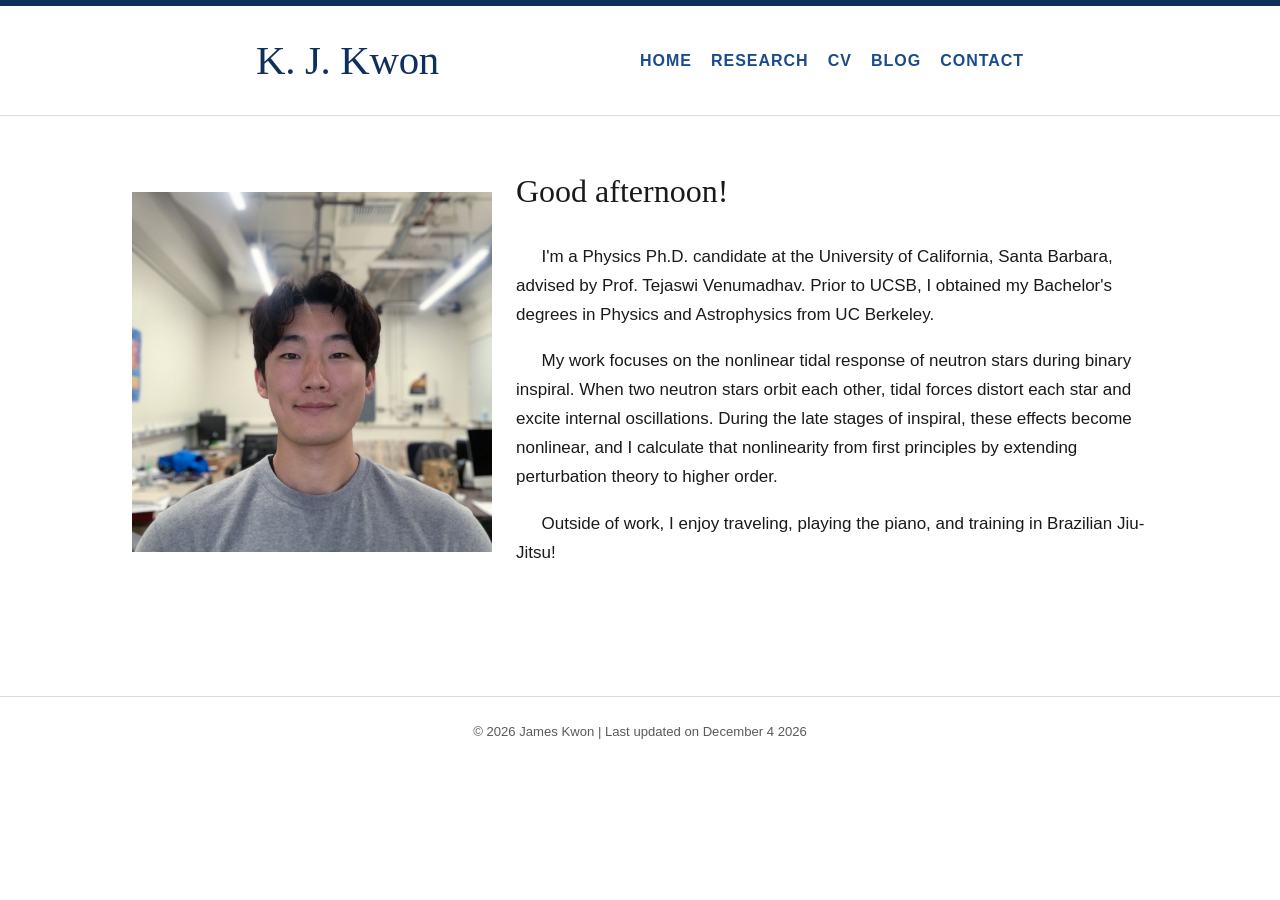
<file: index.html>
<!DOCTYPE html>
<html lang="en">
<head>
<meta charset="UTF-8">
<meta name="viewport" content="width=device-width, initial-scale=1.0">
<meta name="description" content="Personal Website">
<title>Home | James Kwon</title>
<link rel="stylesheet" href="style.css">
</head>
<body>

<div id="site-header"></div>
<script src="assets/header.js"></script>

<main style="max-width: 1064px;">
  <img src="assets/photo.jpg" alt="James Kwon" class="profile-photo">

  <h1 id="greeting"></h1>
  <script>
    (function() {
      var now = new Date();
      var mins = now.getHours() * 60 + now.getMinutes();
      var timeBased;
      if      (mins >= 270  && mins <= 719)  timeBased = "Good morning!";
      else if (mins >= 720  && mins <= 1050) timeBased = "Good afternoon!";
      else if (mins >= 1051 && mins <= 1320) timeBased = "Good evening!";
      else                                   timeBased = "Zzz...";
      var g;
      if (mins >= 270 && mins <= 1050) {
        // Morning and afternoon: always time-based
        g = timeBased;
      } else {
        // Evening and night: seed-based pick by day-of-year
        var pool = [timeBased, "Welcome!", "Hello!", "Hello there!", "Hi!"];
        var dayOfYear = Math.floor((now - new Date(now.getFullYear(), 0, 0)) / 86400000);
        g = pool[dayOfYear % pool.length];
      }
      document.getElementById("greeting").textContent = g;
    })();
  </script>

  <p>
    I'm a Physics Ph.D. candidate at the University of California, Santa Barbara, advised by
    Prof. Tejaswi Venumadhav. Prior to UCSB, I obtained my Bachelor's degrees in Physics and
    Astrophysics from UC Berkeley.
  </p>

  <p>
    My work focuses on the nonlinear tidal response of neutron stars during binary inspiral.
    When two neutron stars orbit each other, tidal forces distort each star and excite internal
    oscillations. During the late stages of inspiral, these effects become nonlinear, and I
    calculate that nonlinearity from first principles by extending perturbation theory to higher order.
  </p>

  <p>
    Outside of work, I enjoy traveling, playing the piano, and training in Brazilian Jiu-Jitsu!
  </p>

  <div class="clear"></div>
</main>

<div id="site-footer"></div>
<script src="assets/footer.js"></script>

</body>
</html>
</file>
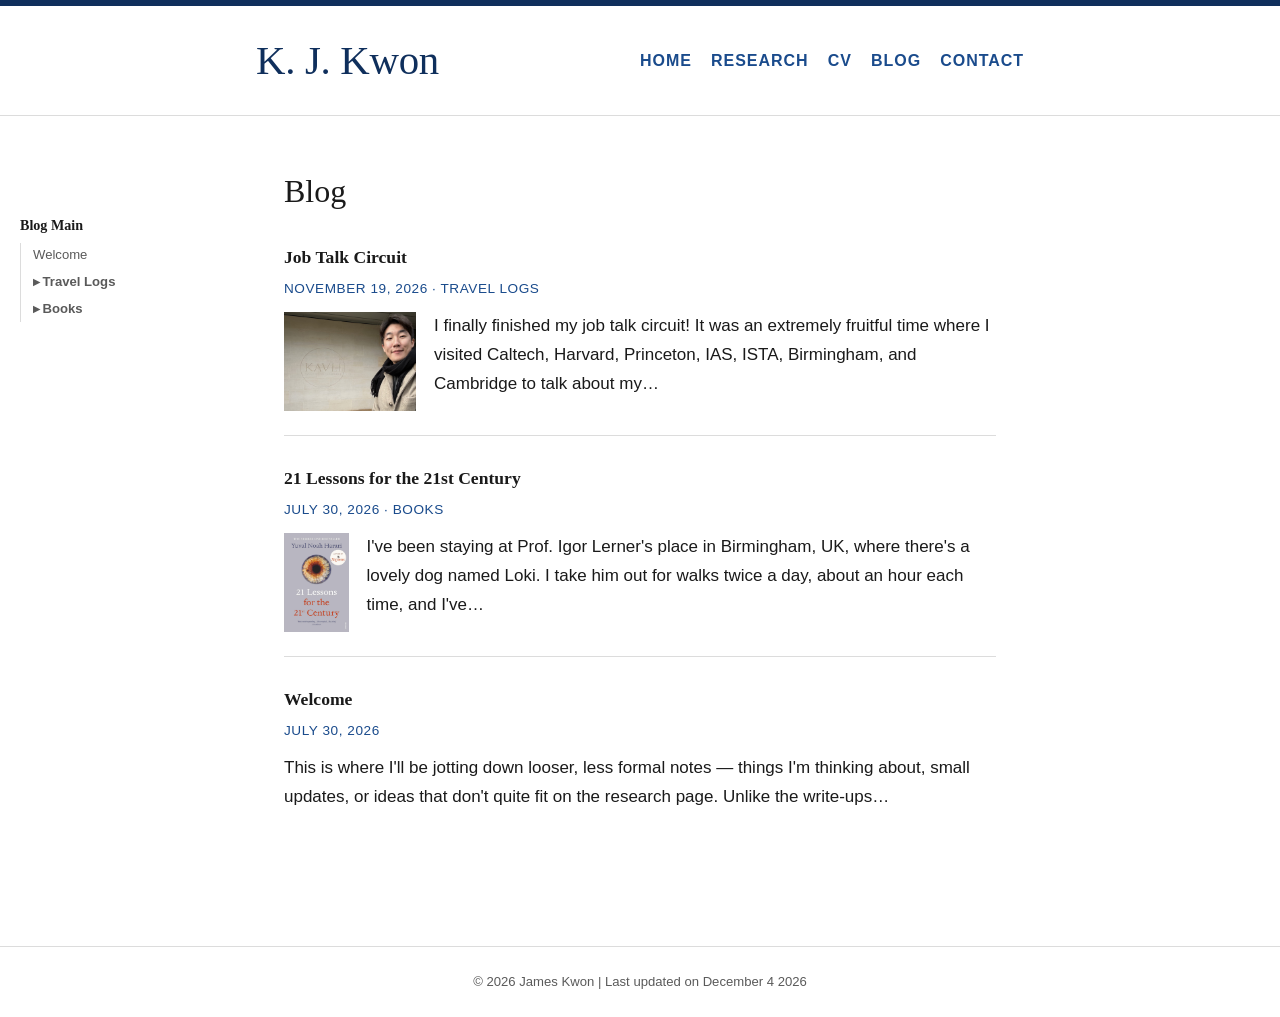
<file: blog.html>
<!DOCTYPE html>
<html lang="en">
<head>
<meta charset="UTF-8">
<meta name="viewport" content="width=device-width, initial-scale=1.0">
<meta name="description" content="Personal Website">
<title>Blog | James Kwon</title>
<link rel="stylesheet" href="style.css">
</head>
<body>

<div id="site-header"></div>
<script src="assets/header.js"></script>

<div class="sidebar-layout">
<aside class="dir-tree"></aside>
<script src="assets/posts-data.js"></script>
<script src="assets/dir-tree.js"></script>
<script>
  renderDirTree({ rootLabel: 'Blog Main', rootHref: 'blog.html', items: SITE_POSTS, basePath: 'posts/' });
</script>

<main>
  <h1>Blog</h1>

  <div class="card-list" id="post-cards"></div>
  <script src="assets/post-card.js"></script>
  <script>
    renderPostCards('post-cards', SITE_POSTS.map(function (p) {
      return { href: 'posts/' + p.slug + '.html', category: p.category, date: p.date, thumb: p.thumb };
    }));
  </script>
</main>
</div>

<div id="site-footer"></div>
<script src="assets/footer.js"></script>

</body>
</html>
</file>
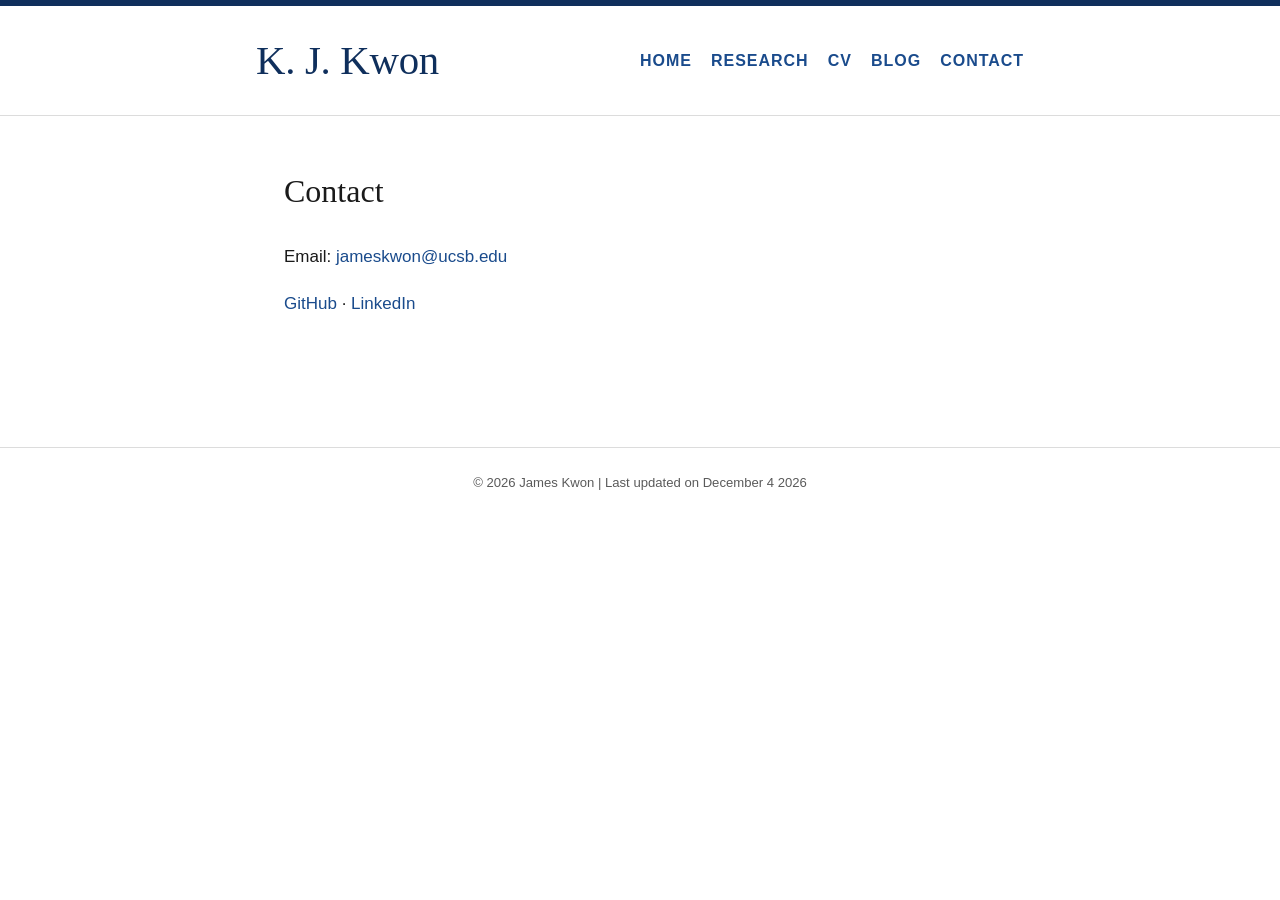
<file: contact.html>
<!DOCTYPE html>
<html lang="en">
<head>
<meta charset="UTF-8">
<meta name="viewport" content="width=device-width, initial-scale=1.0">
<meta name="description" content="Personal Website">
<title>Contact | James Kwon</title>
<link rel="stylesheet" href="style.css">
</head>
<body>

<div id="site-header"></div>
<script src="assets/header.js"></script>

<main>
  <h1>Contact</h1>

  <p class="no-indent">Email: <a href="mailto:jameskwon@ucsb.edu">jameskwon@ucsb.edu</a></p>

  <p class="no-indent">
    <a href="https://github.com/kgb0255" target="_blank" rel="noopener">GitHub</a> ·
    <a href="https://linkedin.com/in/james-kwon-06b031174/" target="_blank" rel="noopener">LinkedIn</a>
  </p>
</main>

<div id="site-footer"></div>
<script src="assets/footer.js"></script>

</body>
</html>
</file>
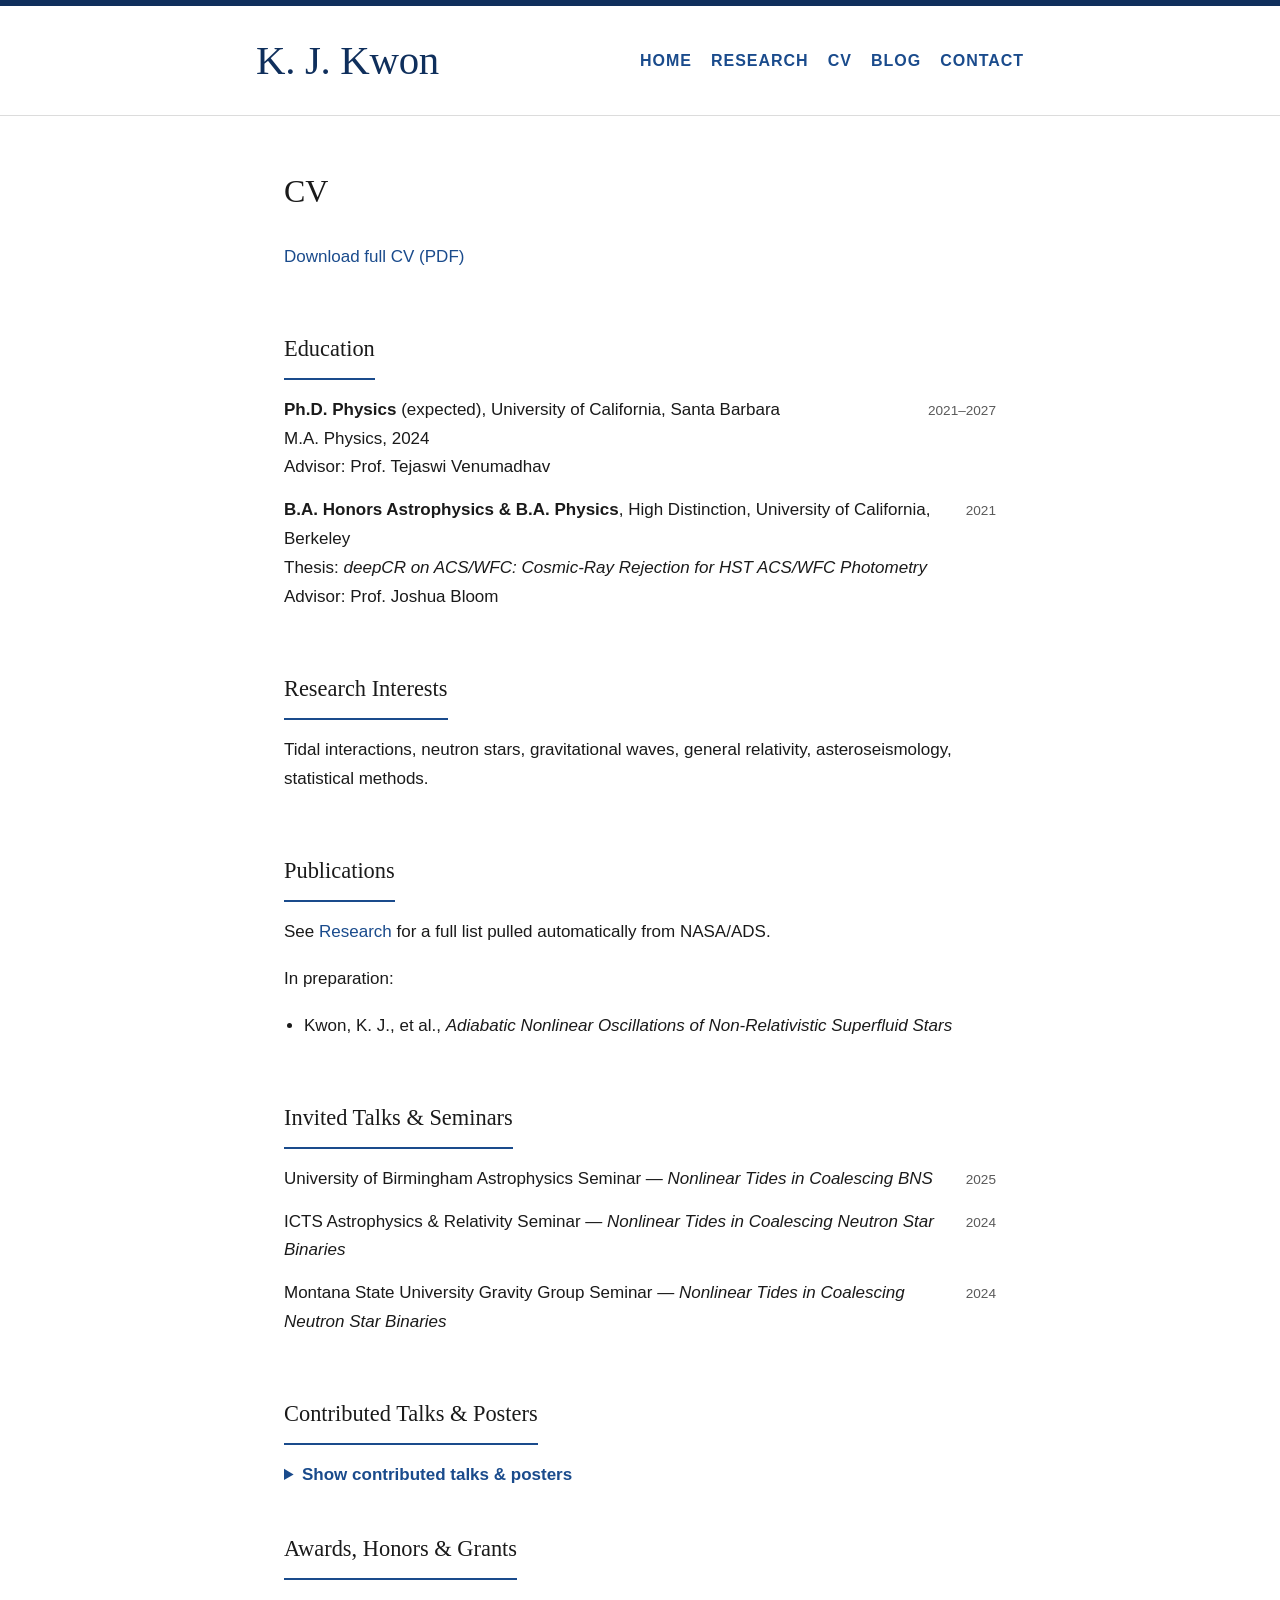
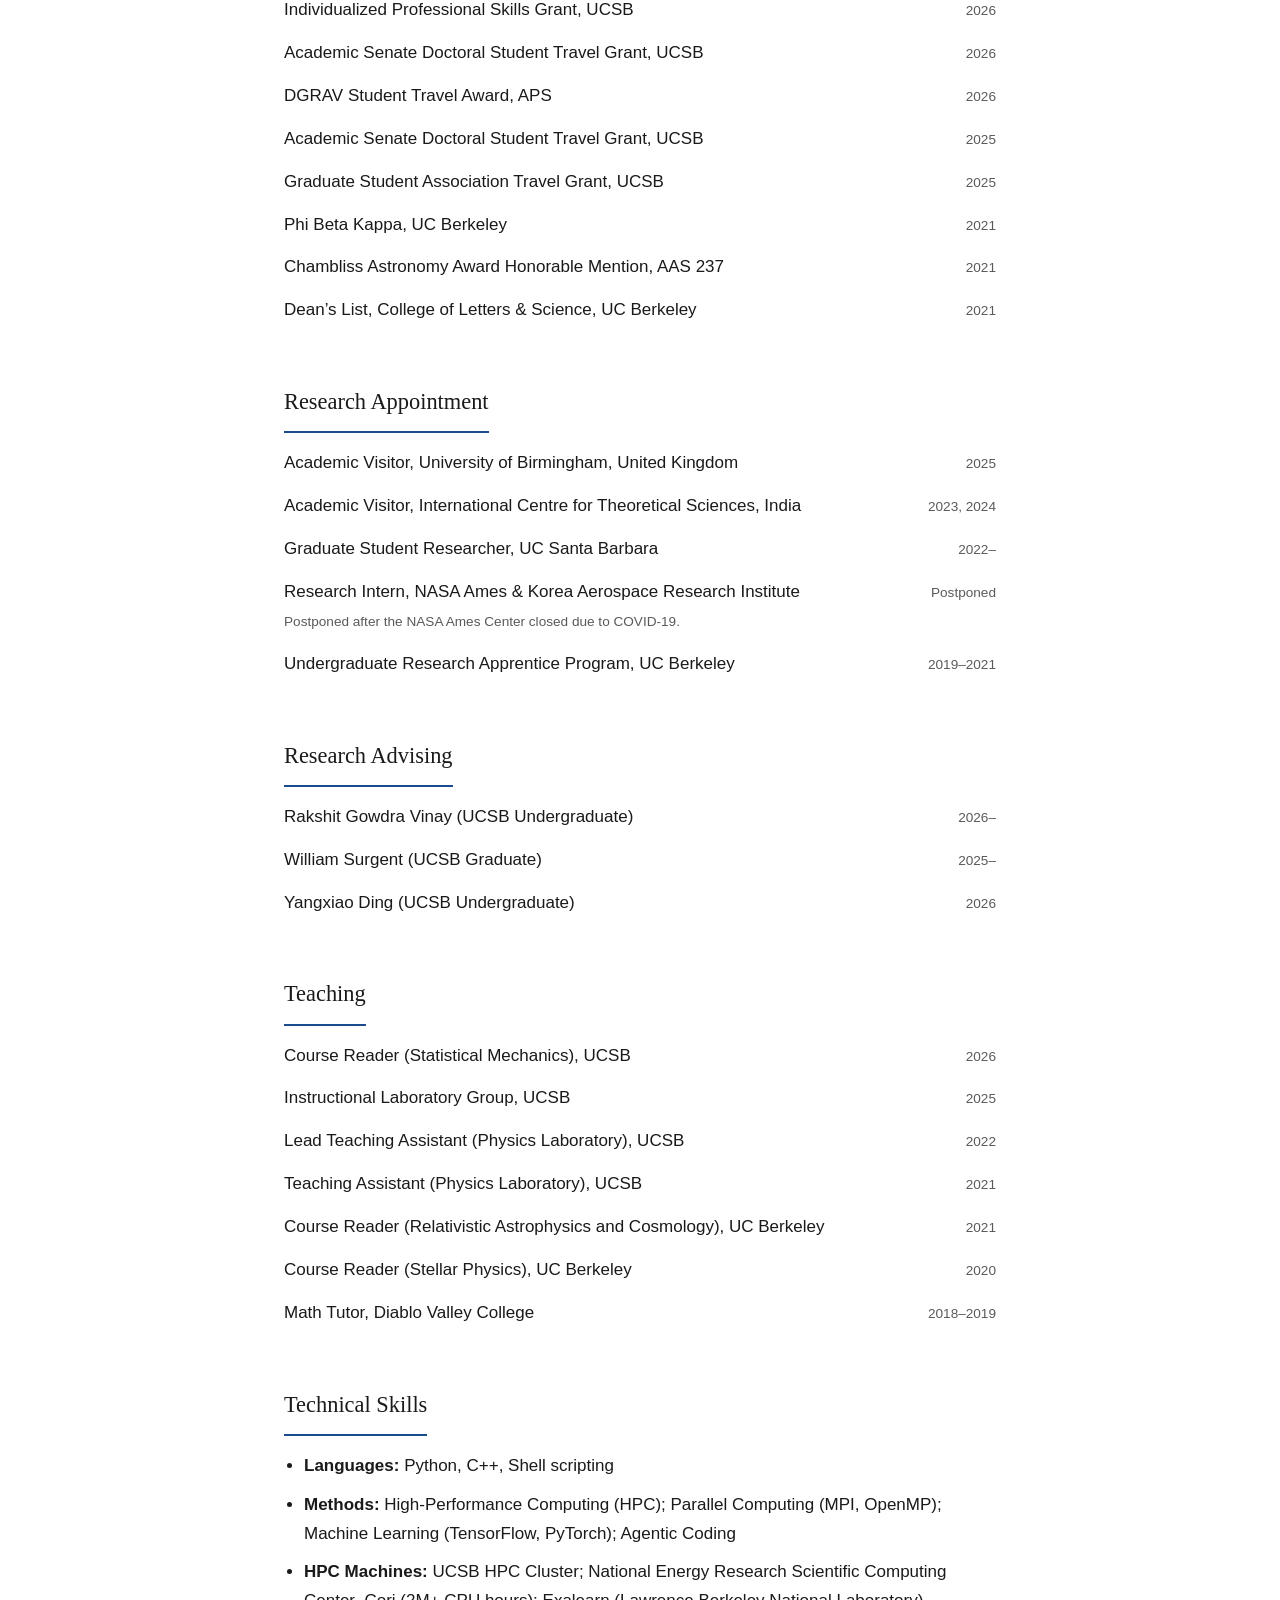
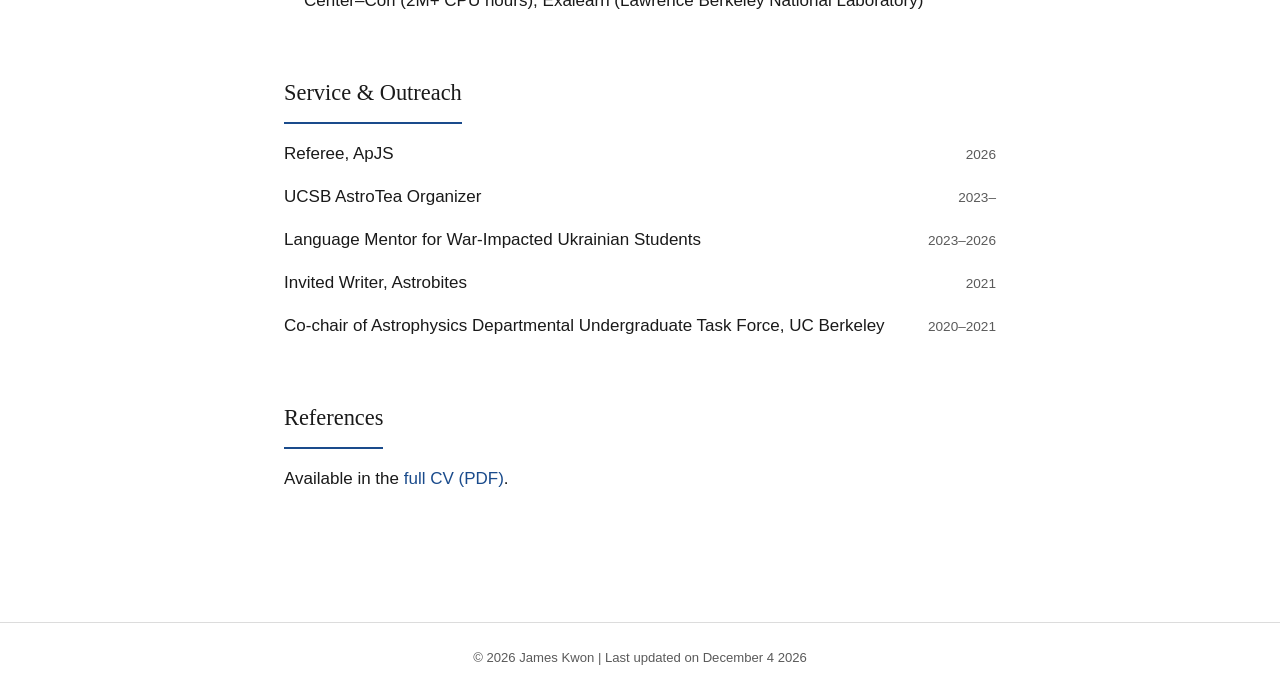
<file: cv.html>
<!DOCTYPE html>
<html lang="en">
<head>
<meta charset="UTF-8">
<meta name="viewport" content="width=device-width, initial-scale=1.0">
<meta name="description" content="Personal Website">
<title>CV | James Kwon</title>
<link rel="stylesheet" href="style.css">
</head>
<body>

<div id="site-header"></div>
<script src="assets/header.js"></script>

<main>
  <h1>CV</h1>

  <p class="no-indent"><a href="assets/CV.pdf" target="_blank" rel="noopener">Download full CV (PDF)</a></p>

  <h2>Education</h2>
  <ul class="cv-list">
    <li>
      <div>
        <strong>Ph.D. Physics</strong> (expected), University of California, Santa Barbara<br>
        M.A. Physics, 2024<br>
        Advisor: Prof. Tejaswi Venumadhav
      </div>
      <span class="cv-year">2021&ndash;2027</span>
    </li>
    <li>
      <div>
        <strong>B.A. Honors Astrophysics &amp; B.A. Physics</strong>, High Distinction,
        University of California, Berkeley<br>
        Thesis: <em>deepCR on ACS/WFC: Cosmic-Ray Rejection for HST ACS/WFC Photometry</em><br>
        Advisor: Prof. Joshua Bloom
      </div>
      <span class="cv-year">2021</span>
    </li>
  </ul>

  <h2>Research Interests</h2>
  <p class="no-indent">
    Tidal interactions, neutron stars, gravitational waves, general relativity, asteroseismology,
    statistical methods.
  </p>

  <h2>Publications</h2>
  <p class="no-indent">See <a href="research.html">Research</a> for a full list pulled automatically from NASA/ADS.</p>
  <p class="no-indent">In preparation:</p>
  <ul class="plain">
    <li>Kwon, K. J., et al., <em>Adiabatic Nonlinear Oscillations of Non-Relativistic Superfluid Stars</em></li>
  </ul>

  <h2>Invited Talks &amp; Seminars</h2>
  <ul class="cv-list">
    <li>
      <div>University of Birmingham Astrophysics Seminar &mdash; <em>Nonlinear Tides in Coalescing BNS</em></div>
      <span class="cv-year">2025</span>
    </li>
    <li>
      <div>ICTS Astrophysics &amp; Relativity Seminar &mdash; <em>Nonlinear Tides in Coalescing Neutron Star Binaries</em></div>
      <span class="cv-year">2024</span>
    </li>
    <li>
      <div>Montana State University Gravity Group Seminar &mdash; <em>Nonlinear Tides in Coalescing Neutron Star Binaries</em></div>
      <span class="cv-year">2024</span>
    </li>
  </ul>

  <h2>Contributed Talks &amp; Posters</h2>
  <details>
  <summary style="cursor:pointer; color:var(--accent); font-weight:600;">Show contributed talks &amp; posters</summary>
  <ul class="cv-list" style="margin-top:16px;">
    <li>
      <div>University of Cambridge DAMTP Seminar, United Kingdom &mdash; <em>Nonlinear &amp; Dynamical Tides in Coalescing Neutron-Star Binaries</em></div>
      <span class="cv-year">2026</span>
    </li>
    <li>
      <div>University of Birmingham Astrophysics Seminar, United Kingdom &mdash; <em>Nonlinear &amp; Dynamical Tides in Coalescing Neutron-Star Binaries</em></div>
      <span class="cv-year">2026</span>
    </li>
    <li>
      <div>Waves in Astrophysical Fluid, Vienna, Austria &mdash; <em>Nonlinear &amp; Dynamical Tides in Coalescing Neutron-Star Binaries</em></div>
      <span class="cv-year">2026</span>
    </li>
    <li>
      <div>Institute for Advanced Study AstroCoffee &mdash; <em>Nonlinear &amp; Dynamical Tides in Coalescing Neutron-Star Binaries</em></div>
      <span class="cv-year">2026</span>
    </li>
    <li>
      <div>Joint Group Seminar, Princeton University &mdash; <em>Nonlinear &amp; Dynamical Tides in Coalescing Neutron-Star Binaries</em></div>
      <span class="cv-year">2026</span>
    </li>
    <li>
      <div>Joint Group Seminar, CfA Harvard &amp; Smithsonian &mdash; <em>Nonlinear &amp; Dynamical Tides in Coalescing Neutron-Star Binaries</em></div>
      <span class="cv-year">2026</span>
    </li>
    <li>
      <div>LIGO Seminar, Caltech &mdash; <em>Nonlinear &amp; Dynamical Tides in Coalescing Neutron-Star Binaries</em></div>
      <span class="cv-year">2026</span>
    </li>
    <li>
      <div>APS Global Physics Summit &mdash; <em>Resonance Locking of g-Modes in Coalescing Neutron Star Binaries</em></div>
      <span class="cv-year">2026</span>
    </li>
    <li>
      <div>APS Global Physics Summit &mdash; <em>General Relativistic Triplet Interaction of Oscillation Eigenmodes in Deformed Neutron Stars</em></div>
      <span class="cv-year">2026</span>
    </li>
    <li>
      <div>GWPAW25 &mdash; <em>Resonance Locking of g-Modes in Coalescing Neutron Star Binaries</em></div>
      <span class="cv-year">2025</span>
    </li>
    <li>
      <div>The 41st Pacific Coast Gravity Meeting &mdash; <em>Resonance Locking of g-Modes in Coalescing Neutron Star Binaries</em></div>
      <span class="cv-year">2025</span>
    </li>
    <li>
      <div>APS Global Physics Summit &mdash; <em>Resonance Locking of g-Modes in Coalescing Neutron Star Binaries</em></div>
      <span class="cv-year">2025</span>
    </li>
    <li>
      <div>UCSB AstroLunch &mdash; <em>Resonance Locking of g-Modes in Coalescing Neutron Star Binaries</em></div>
      <span class="cv-year">2024</span>
    </li>
    <li>
      <div>GWPAW24 &mdash; <em>Resonance Locking of g-Modes in Coalescing Neutron Star Binaries</em></div>
      <span class="cv-year">2024</span>
    </li>
    <li>
      <div>SBI for Galaxy Evolution &mdash; <em>Normalizing Flow to Model the Kinematics of Galaxies in Halos</em></div>
      <span class="cv-year">2024</span>
    </li>
    <li>
      <div>The 40th Pacific Coast Gravity Meeting &mdash; <em>Tidal pg-Instability in Coalescing Binary Neutron Stars</em></div>
      <span class="cv-year">2024</span>
    </li>
    <li>
      <div>UCSB Astro Tea &mdash; <em>Neural Stellar Population Synthesis Emulator for Probabilistic VAC</em></div>
      <span class="cv-year">2023</span>
    </li>
    <li>
      <div>UCSB Astro Lunch &mdash; <em>The Probabilistic Value-Added Catalog for Bright Galaxy Survey</em></div>
      <span class="cv-year">2022</span>
    </li>
    <li>
      <div>The 54th Sierra Conference &mdash; <em>The Probabilistic Value-Added Catalog for Bright Galaxy Survey</em></div>
      <span class="cv-year">2022</span>
    </li>
    <li>
      <div>AAS 237 &mdash; <em>deepCR on ACS/WFC: Cosmic-Ray Rejection Model for HST ACS/WFC Photometry</em></div>
      <span class="cv-year">2021</span>
    </li>
    <li>
      <div>DESI Research Forum &mdash; <em>GQP Mock Challenge for Probabilistic Value-Added BGS Catalog</em></div>
      <span class="cv-year">2020</span>
    </li>
  </ul>
  </details>

  <h2>Awards, Honors &amp; Grants</h2>
  <ul class="cv-list">
    <li><div>Individualized Professional Skills Grant, UCSB</div><span class="cv-year">2026</span></li>
    <li><div>Academic Senate Doctoral Student Travel Grant, UCSB</div><span class="cv-year">2026</span></li>
    <li><div>DGRAV Student Travel Award, APS</div><span class="cv-year">2026</span></li>
    <li><div>Academic Senate Doctoral Student Travel Grant, UCSB</div><span class="cv-year">2025</span></li>
    <li><div>Graduate Student Association Travel Grant, UCSB</div><span class="cv-year">2025</span></li>
    <li><div>Phi Beta Kappa, UC Berkeley</div><span class="cv-year">2021</span></li>
    <li><div>Chambliss Astronomy Award Honorable Mention, AAS 237</div><span class="cv-year">2021</span></li>
    <li><div>Dean&rsquo;s List, College of Letters &amp; Science, UC Berkeley</div><span class="cv-year">2021</span></li>
  </ul>

  <h2>Research Appointment</h2>
  <ul class="cv-list">
    <li><div>Academic Visitor, University of Birmingham, United Kingdom</div><span class="cv-year">2025</span></li>
    <li><div>Academic Visitor, International Centre for Theoretical Sciences, India</div><span class="cv-year">2023, 2024</span></li>
    <li><div>Graduate Student Researcher, UC Santa Barbara</div><span class="cv-year">2022&ndash;</span></li>
    <li>
      <div>Research Intern, NASA Ames &amp; Korea Aerospace Research Institute<br>
        <span class="cv-note">Postponed after the NASA Ames Center closed due to COVID-19.</span>
      </div>
      <span class="cv-year">Postponed</span>
    </li>
    <li><div>Undergraduate Research Apprentice Program, UC Berkeley</div><span class="cv-year">2019&ndash;2021</span></li>
  </ul>

  <h2>Research Advising</h2>
  <ul class="cv-list">
    <li><div>Rakshit Gowdra Vinay (UCSB Undergraduate)</div><span class="cv-year">2026&ndash;</span></li>
    <li><div>William Surgent (UCSB Graduate)</div><span class="cv-year">2025&ndash;</span></li>
    <li><div>Yangxiao Ding (UCSB Undergraduate)</div><span class="cv-year">2026</span></li>
  </ul>

  <h2>Teaching</h2>
  <ul class="cv-list">
    <li><div>Course Reader (Statistical Mechanics), UCSB</div><span class="cv-year">2026</span></li>
    <li><div>Instructional Laboratory Group, UCSB</div><span class="cv-year">2025</span></li>
    <li><div>Lead Teaching Assistant (Physics Laboratory), UCSB</div><span class="cv-year">2022</span></li>
    <li><div>Teaching Assistant (Physics Laboratory), UCSB</div><span class="cv-year">2021</span></li>
    <li><div>Course Reader (Relativistic Astrophysics and Cosmology), UC Berkeley</div><span class="cv-year">2021</span></li>
    <li><div>Course Reader (Stellar Physics), UC Berkeley</div><span class="cv-year">2020</span></li>
    <li><div>Math Tutor, Diablo Valley College</div><span class="cv-year">2018&ndash;2019</span></li>
  </ul>

  <h2>Technical Skills</h2>
  <ul class="plain">
    <li><strong>Languages:</strong> Python, C++, Shell scripting</li>
    <li><strong>Methods:</strong> High-Performance Computing (HPC); Parallel Computing (MPI, OpenMP);
      Machine Learning (TensorFlow, PyTorch); Agentic Coding</li>
    <li><strong>HPC Machines:</strong> UCSB HPC Cluster; National Energy Research Scientific Computing
      Center&ndash;Cori (2M+ CPU hours); Exalearn (Lawrence Berkeley National Laboratory)</li>
  </ul>

  <h2>Service &amp; Outreach</h2>
  <ul class="cv-list">
    <li><div>Referee, ApJS</div><span class="cv-year">2026</span></li>
    <li><div>UCSB AstroTea Organizer</div><span class="cv-year">2023&ndash;</span></li>
    <li><div>Language Mentor for War-Impacted Ukrainian Students</div><span class="cv-year">2023&ndash;2026</span></li>
    <li><div>Invited Writer, Astrobites</div><span class="cv-year">2021</span></li>
    <li>
      <div>
        Co-chair of Astrophysics Departmental Undergraduate Task Force, UC Berkeley
      </div>
      <span class="cv-year">2020&ndash;2021</span>
    </li>
  </ul>

  <h2>References</h2>
  <p class="no-indent">Available in the <a href="assets/CV.pdf" target="_blank" rel="noopener">full CV (PDF)</a>.</p>
</main>

<div id="site-footer"></div>
<script src="assets/footer.js"></script>

</body>
</html>
</file>
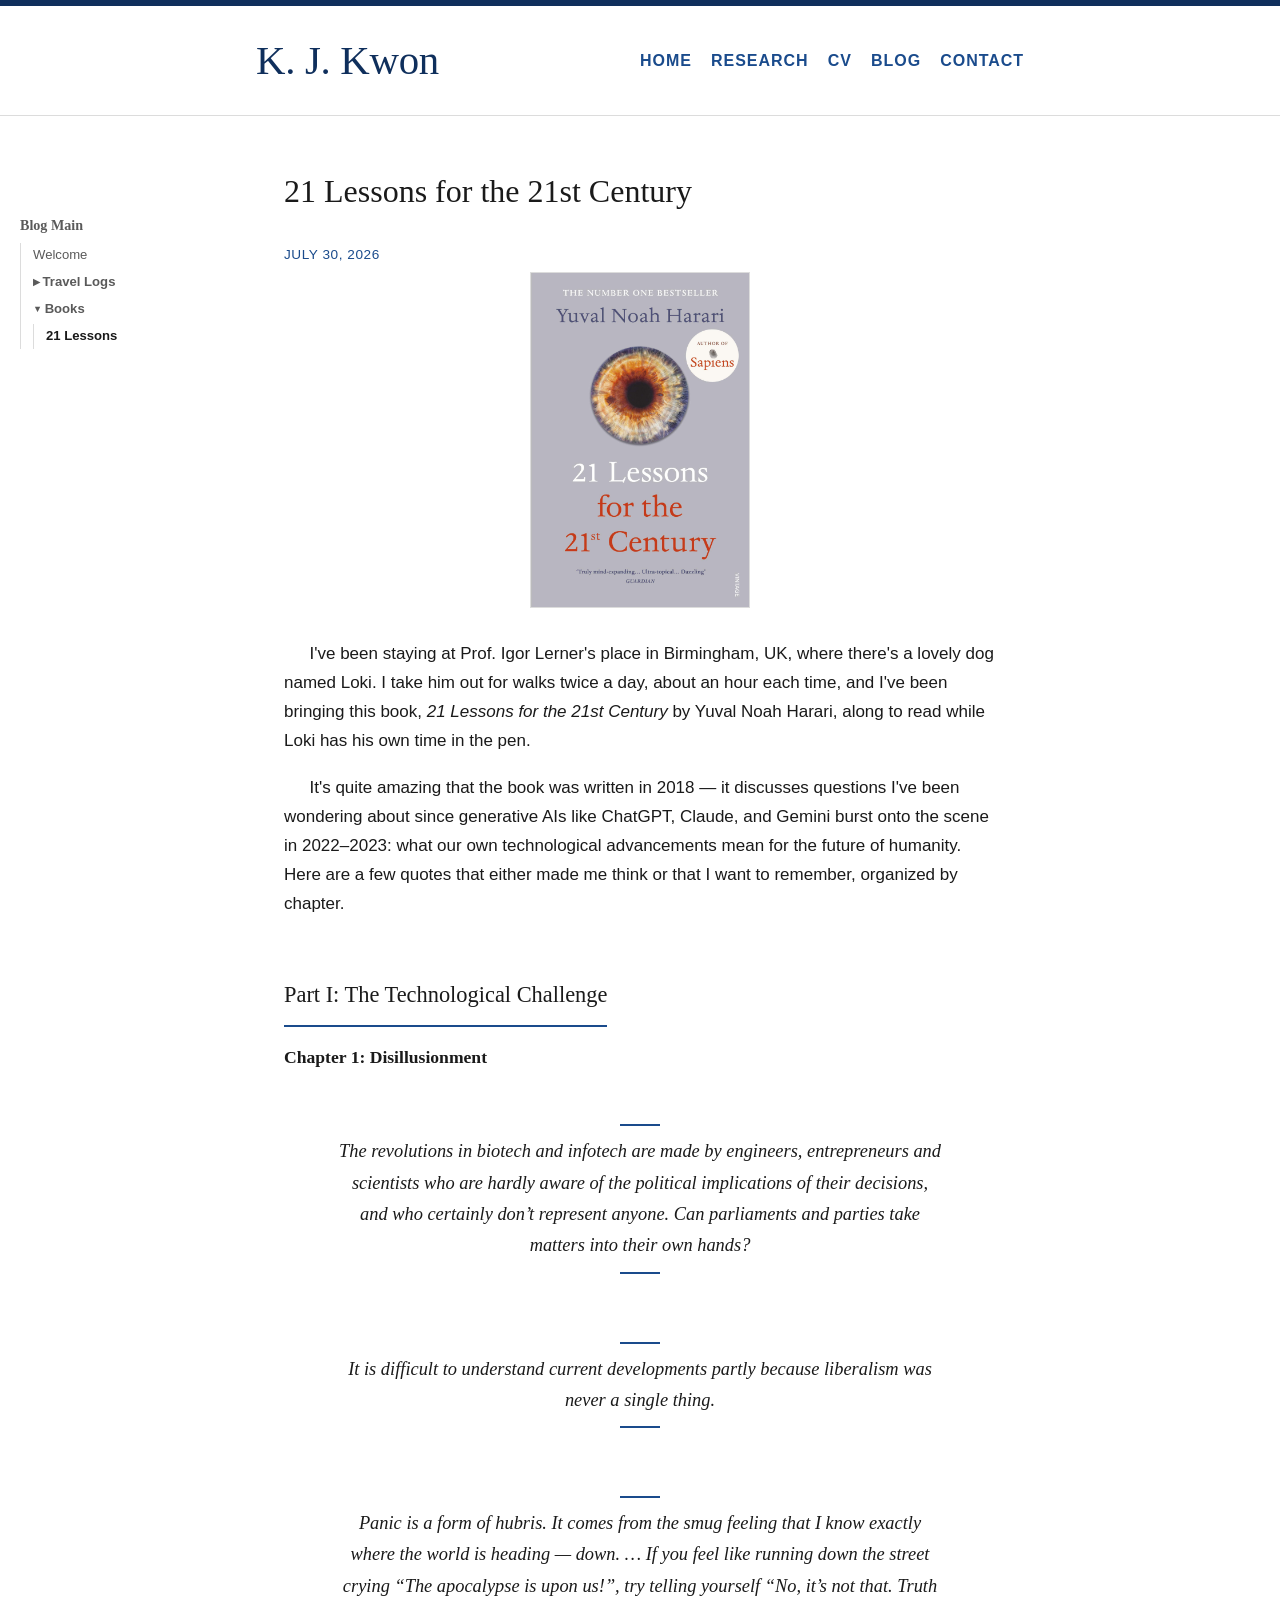
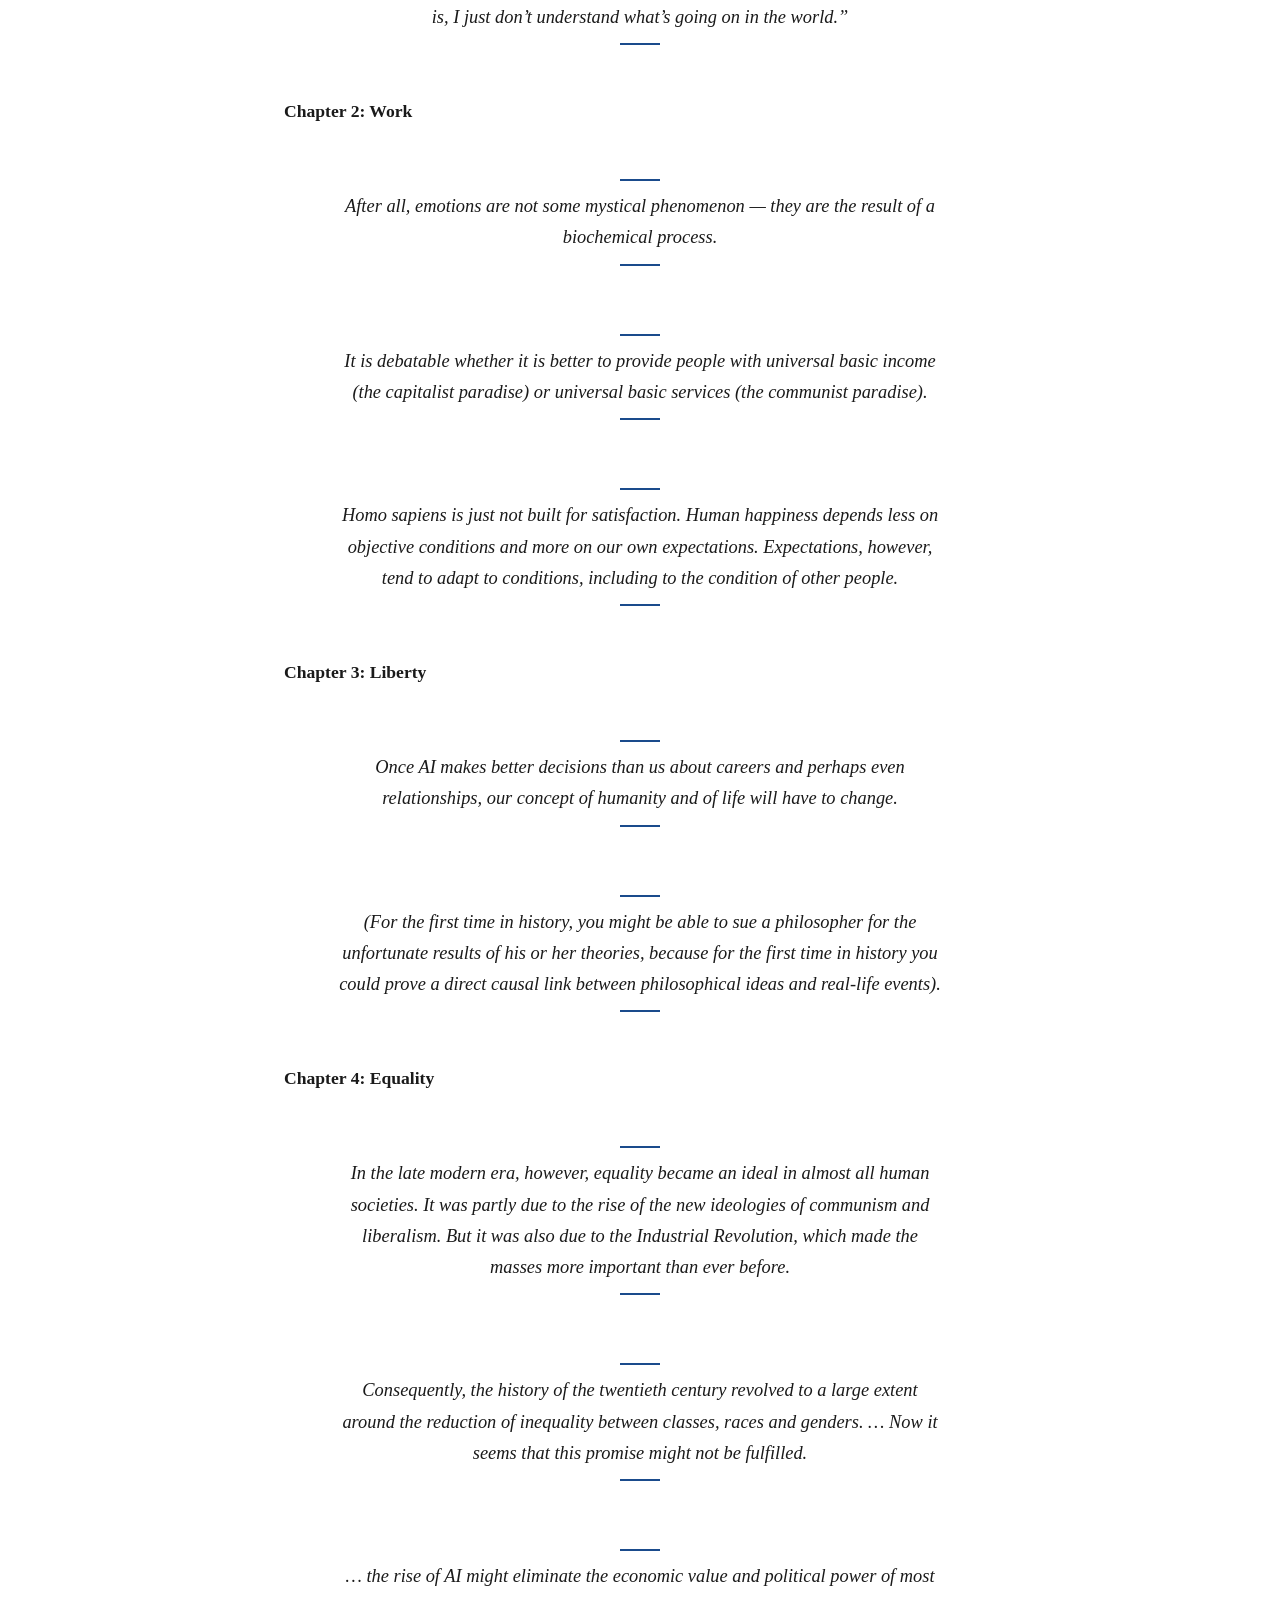
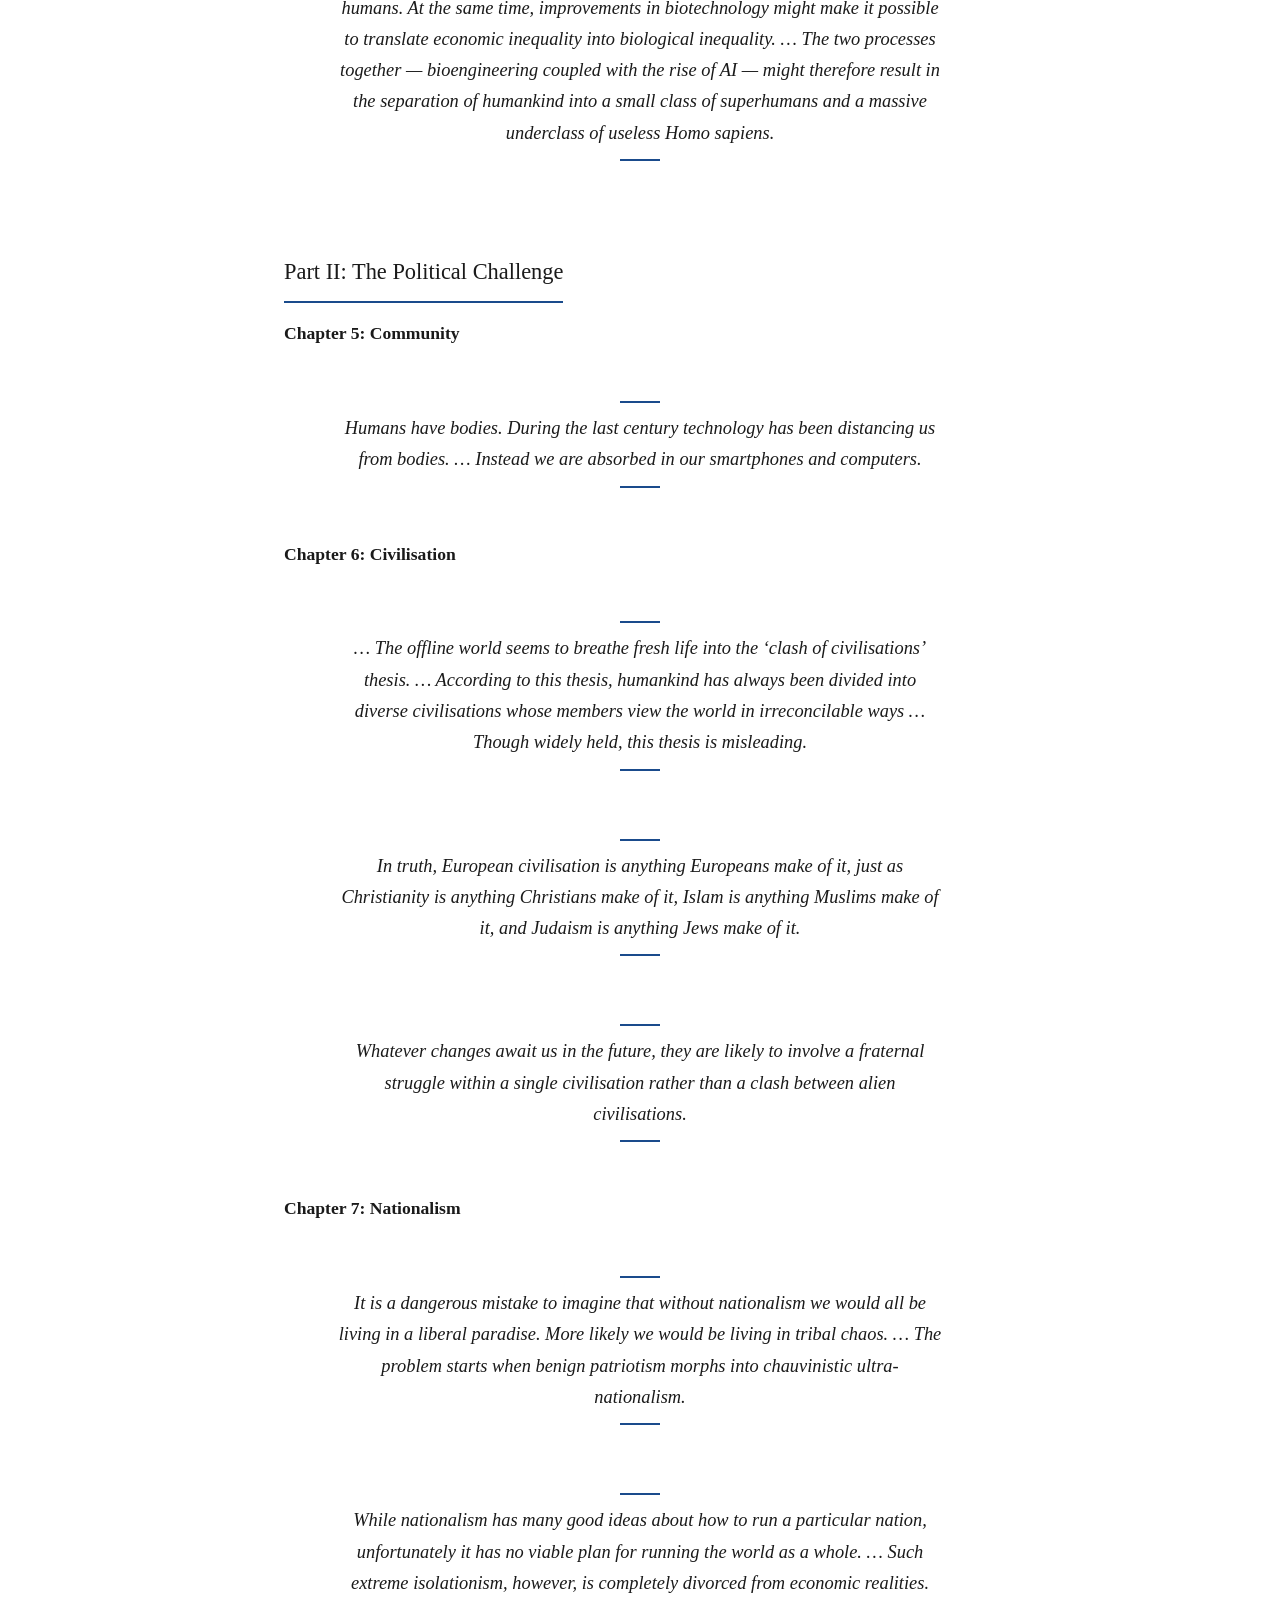
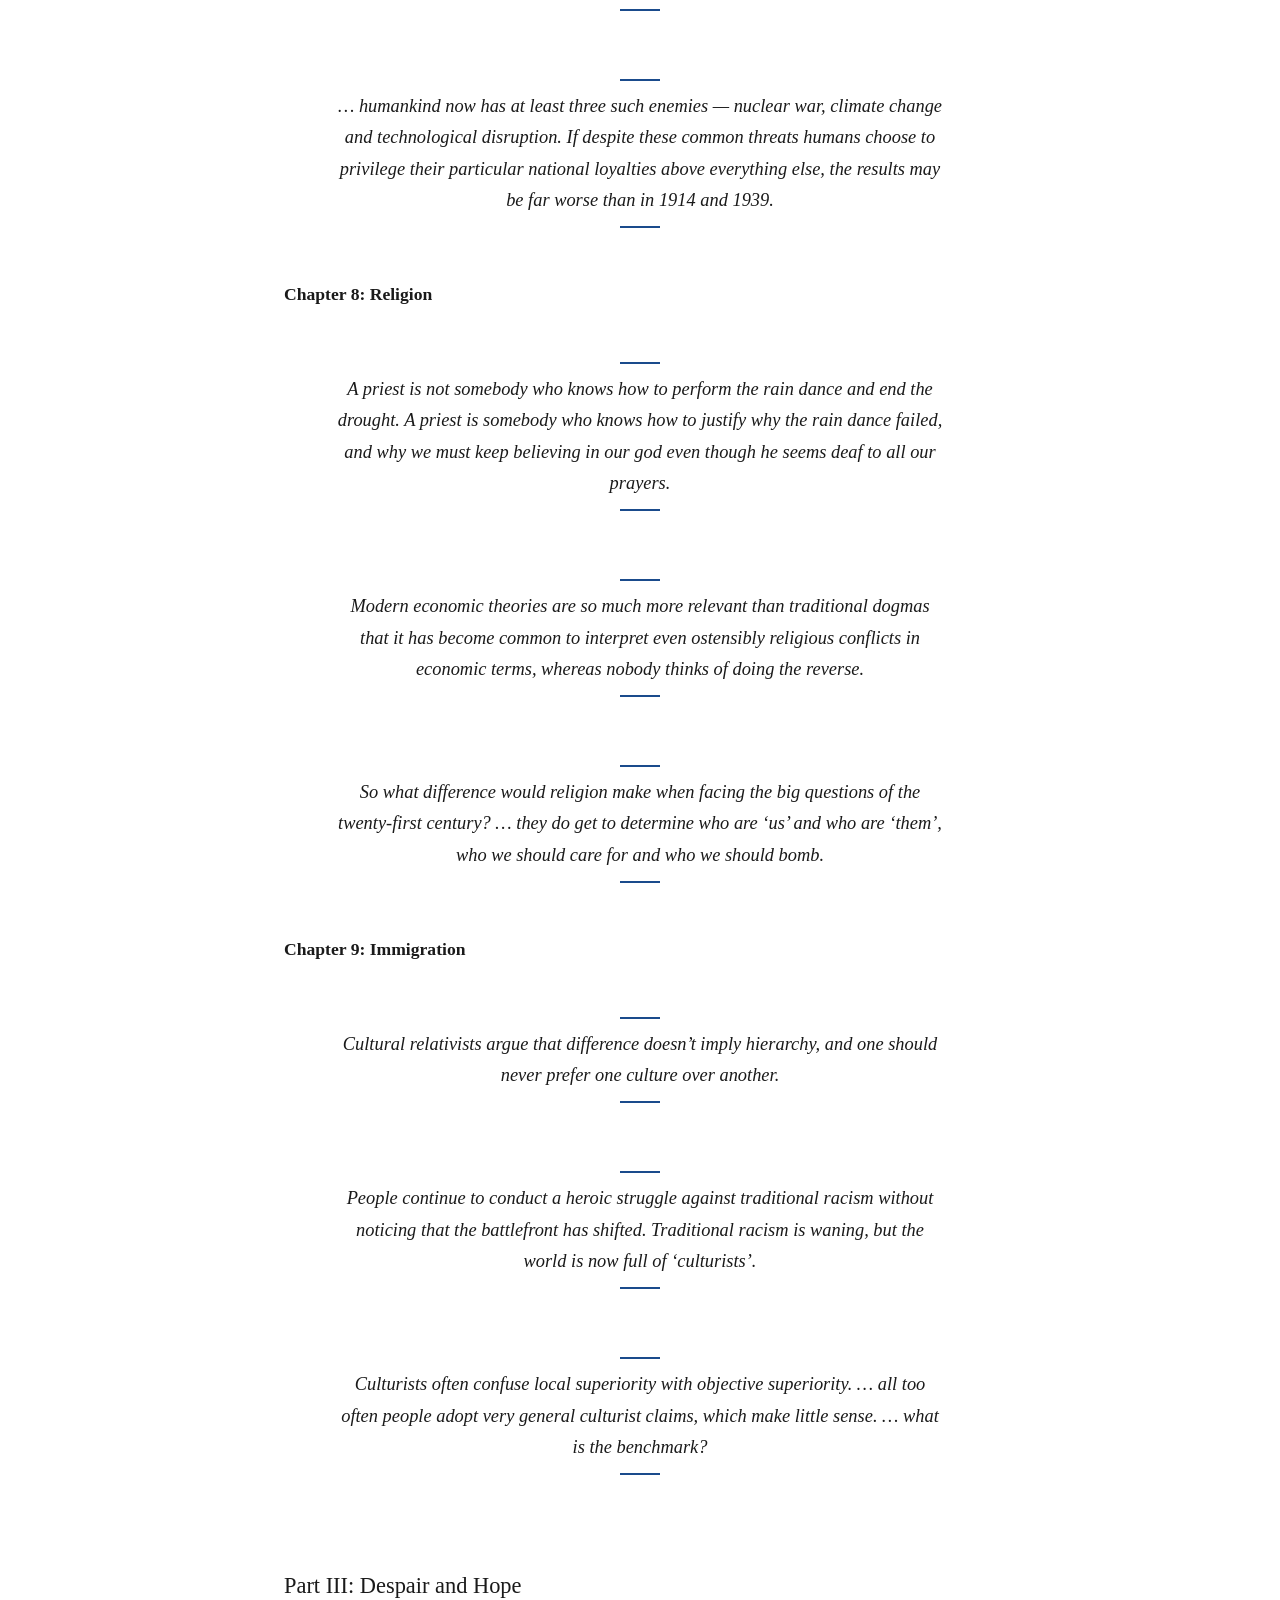
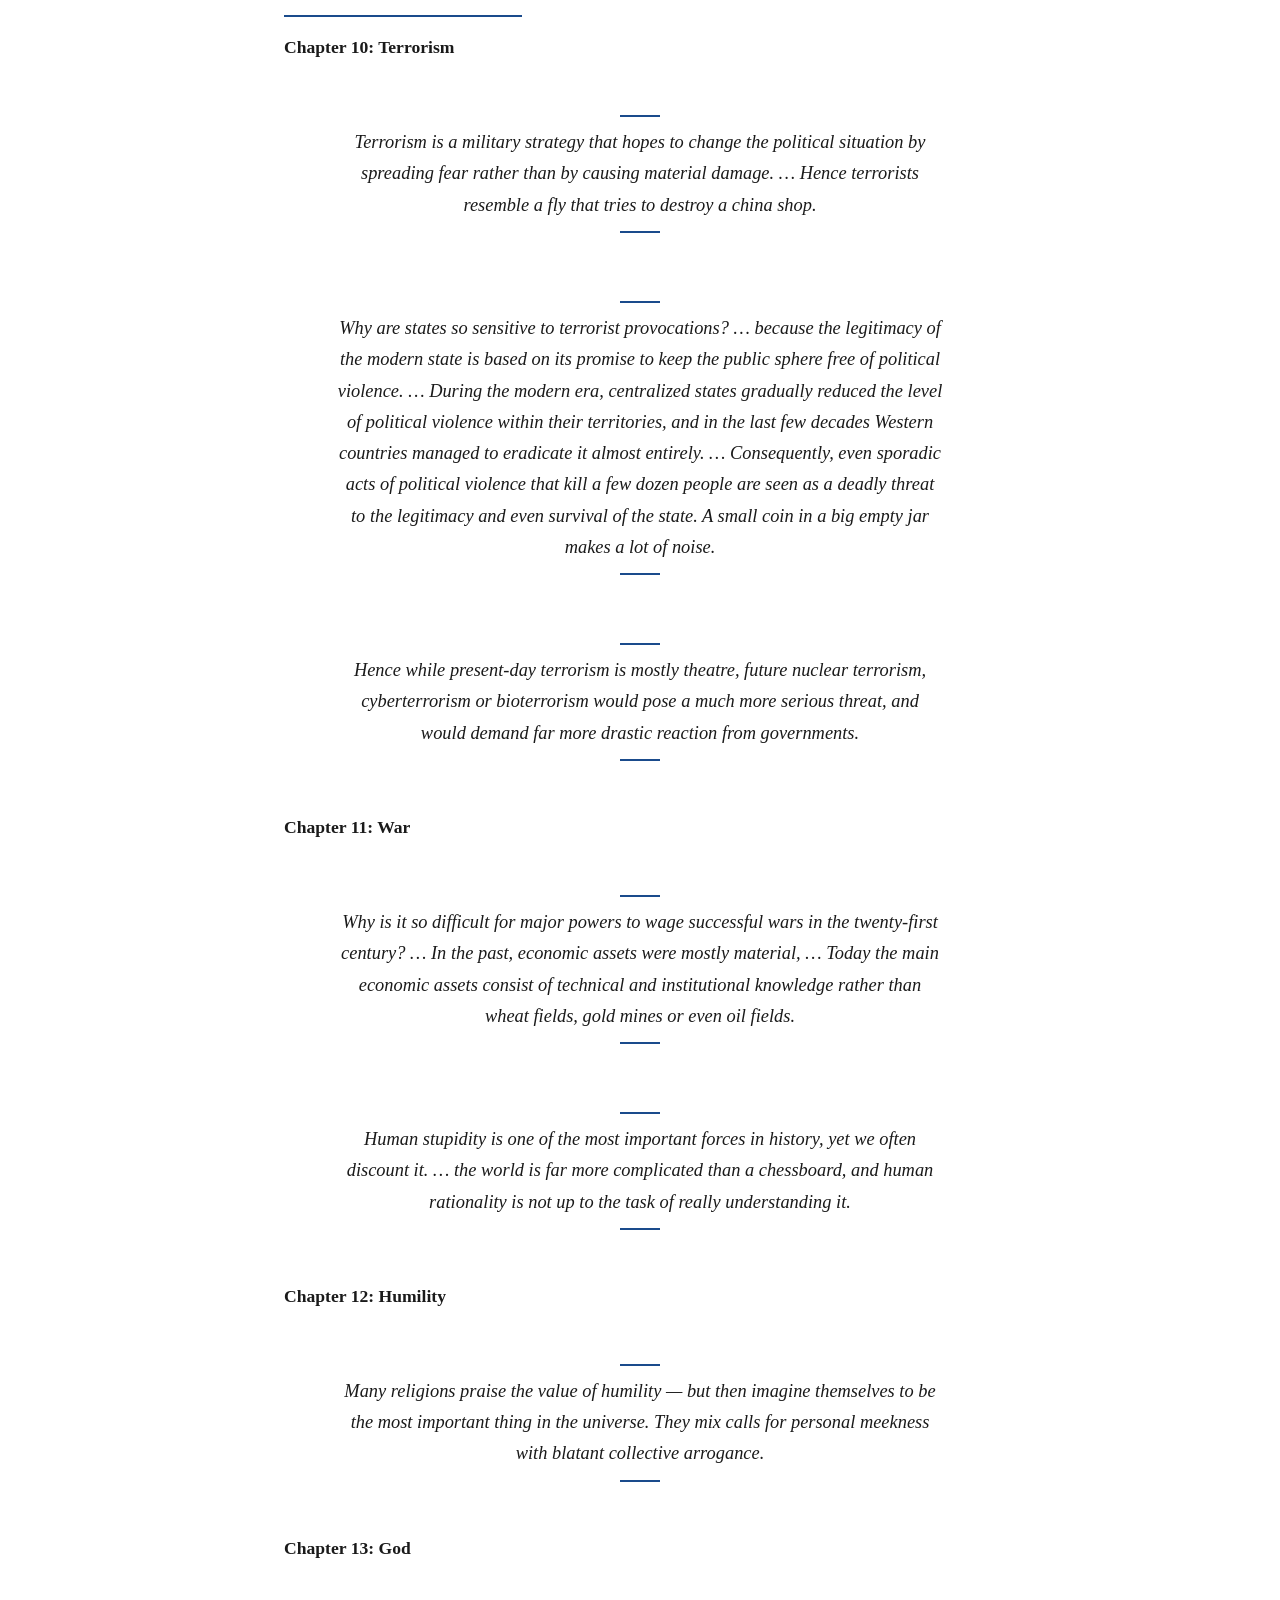
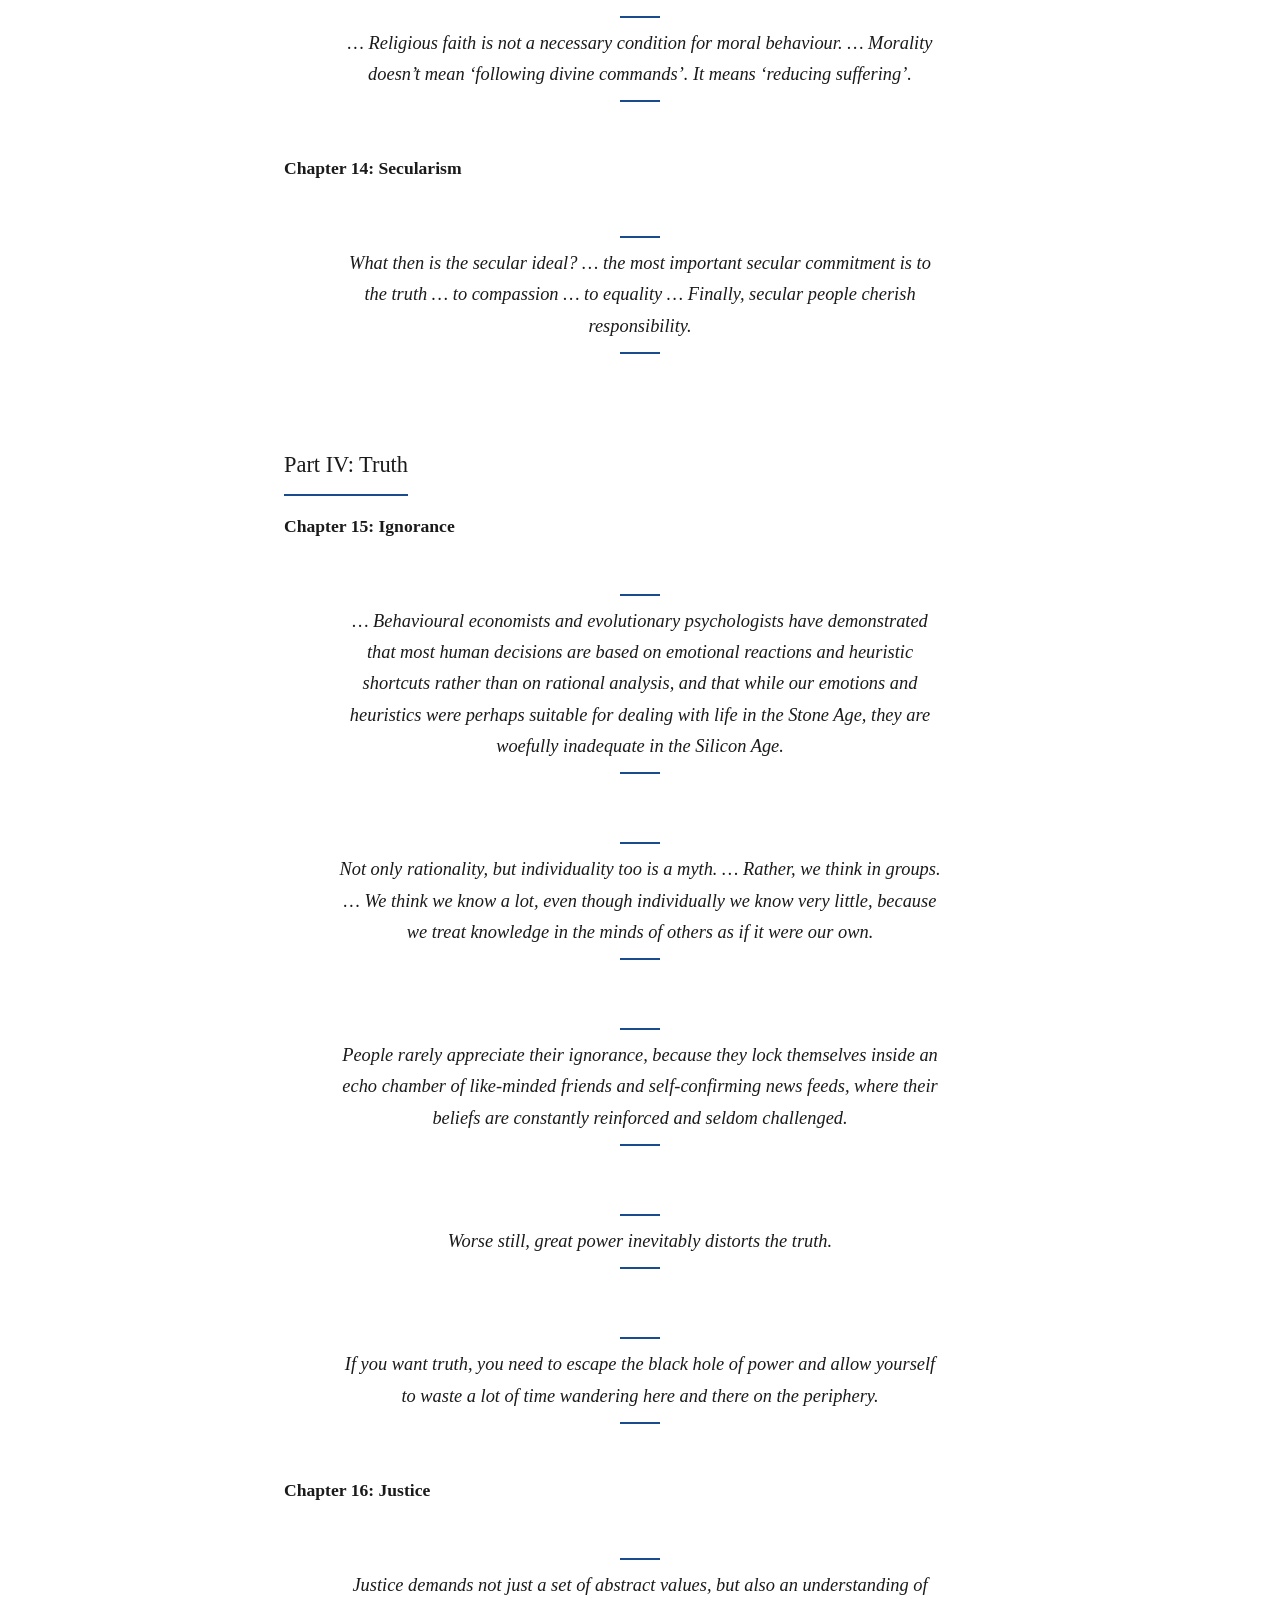
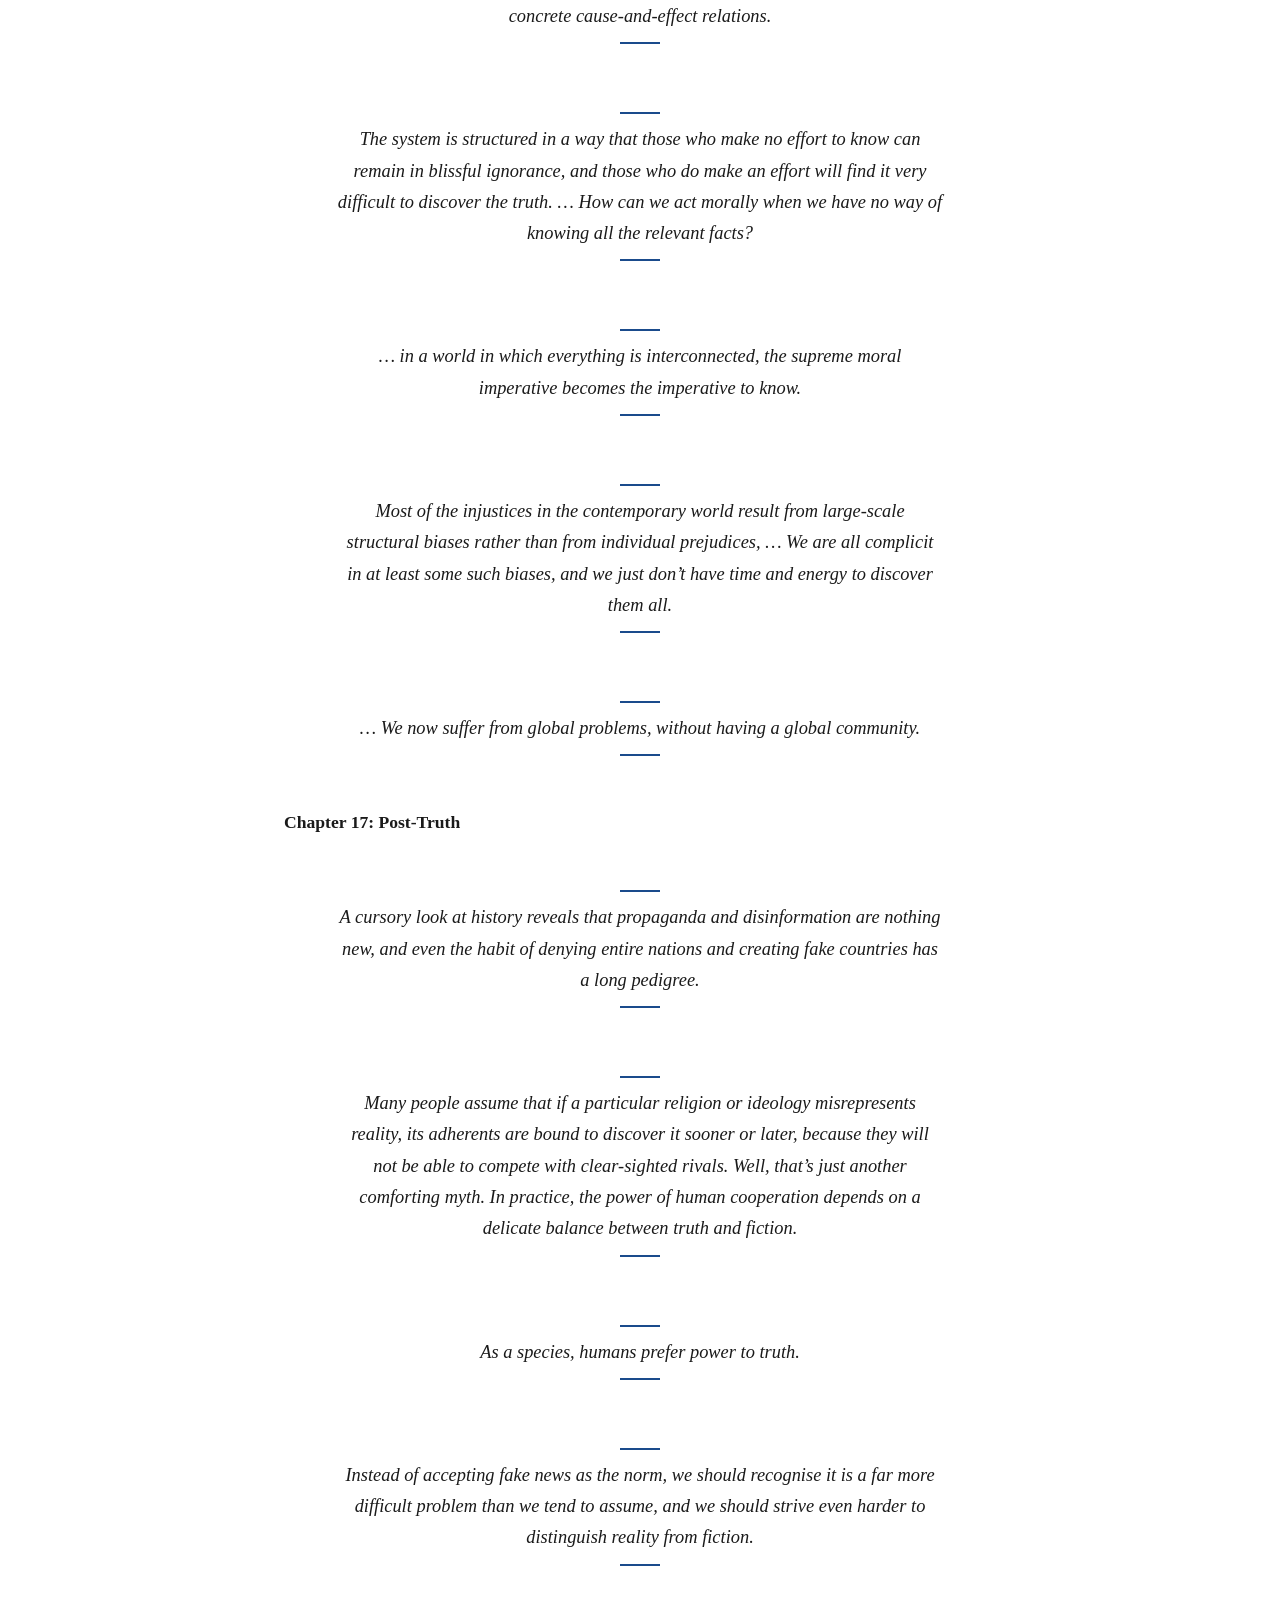
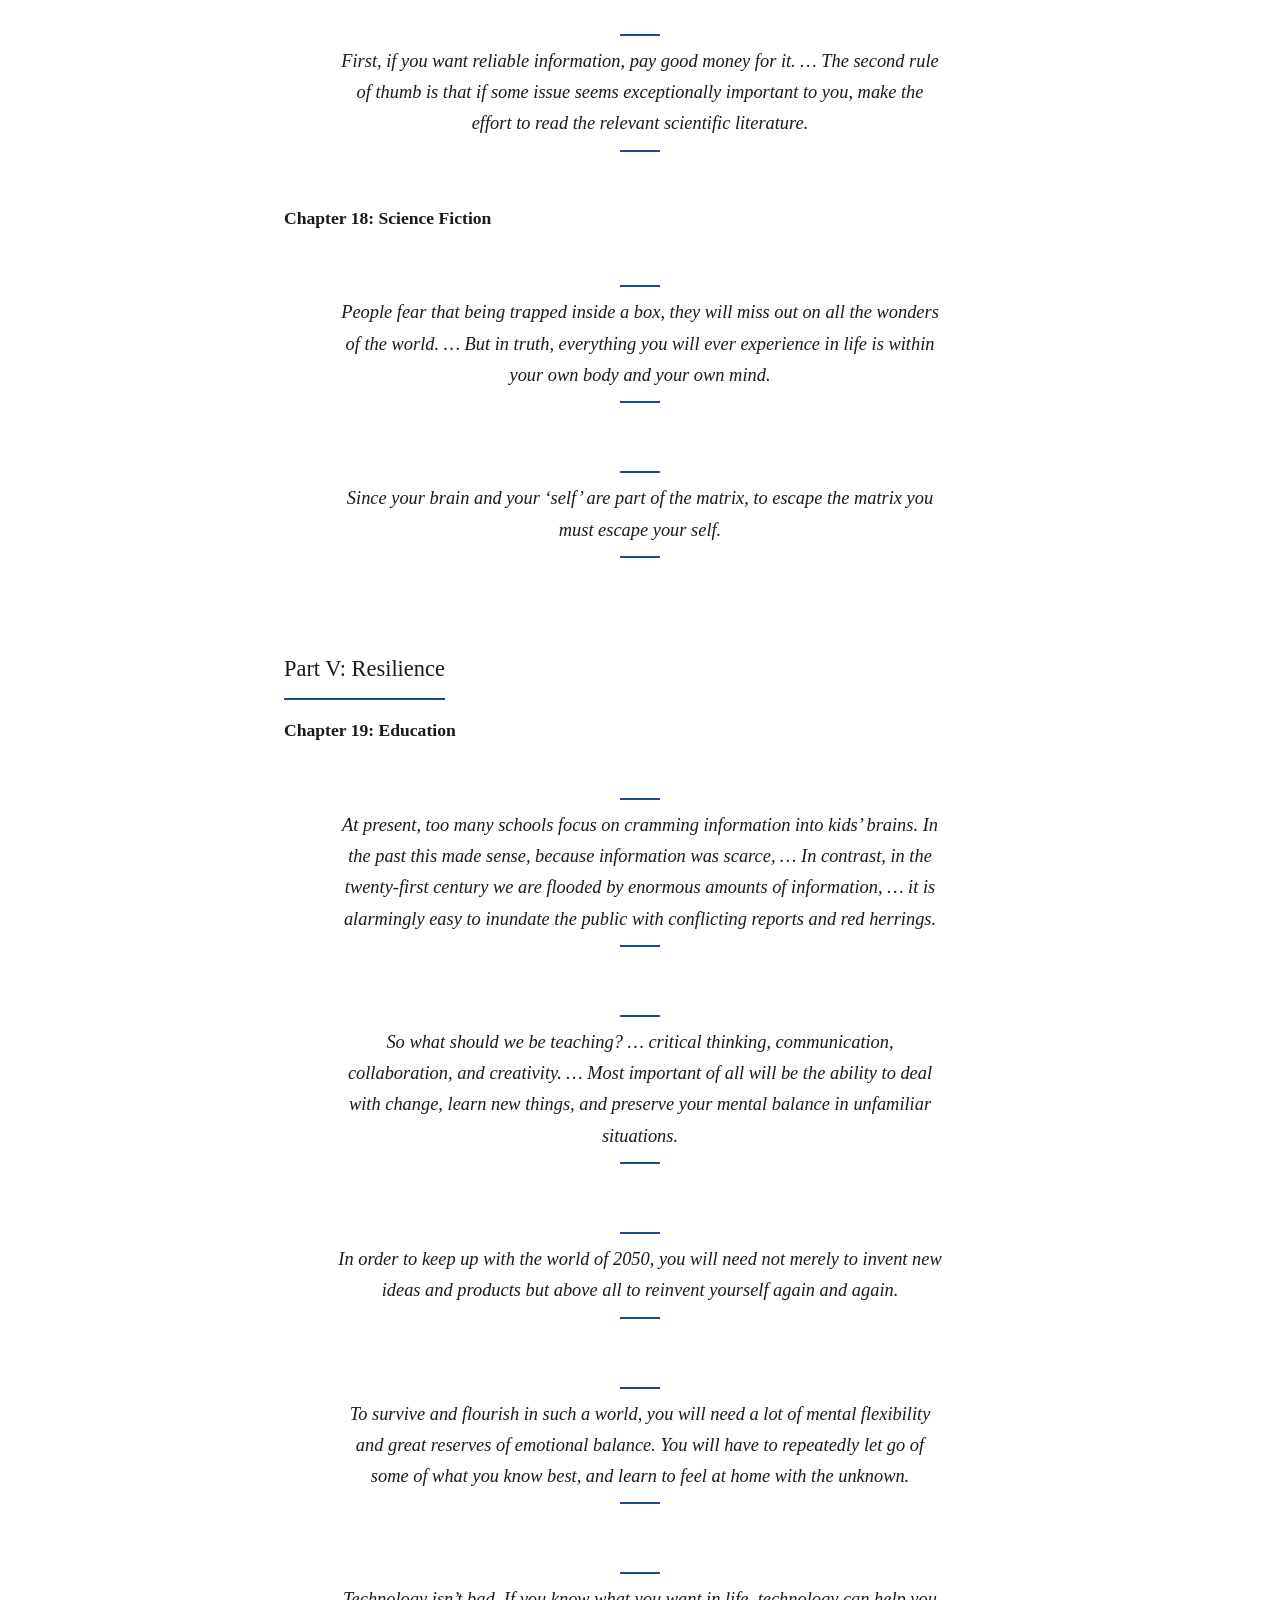
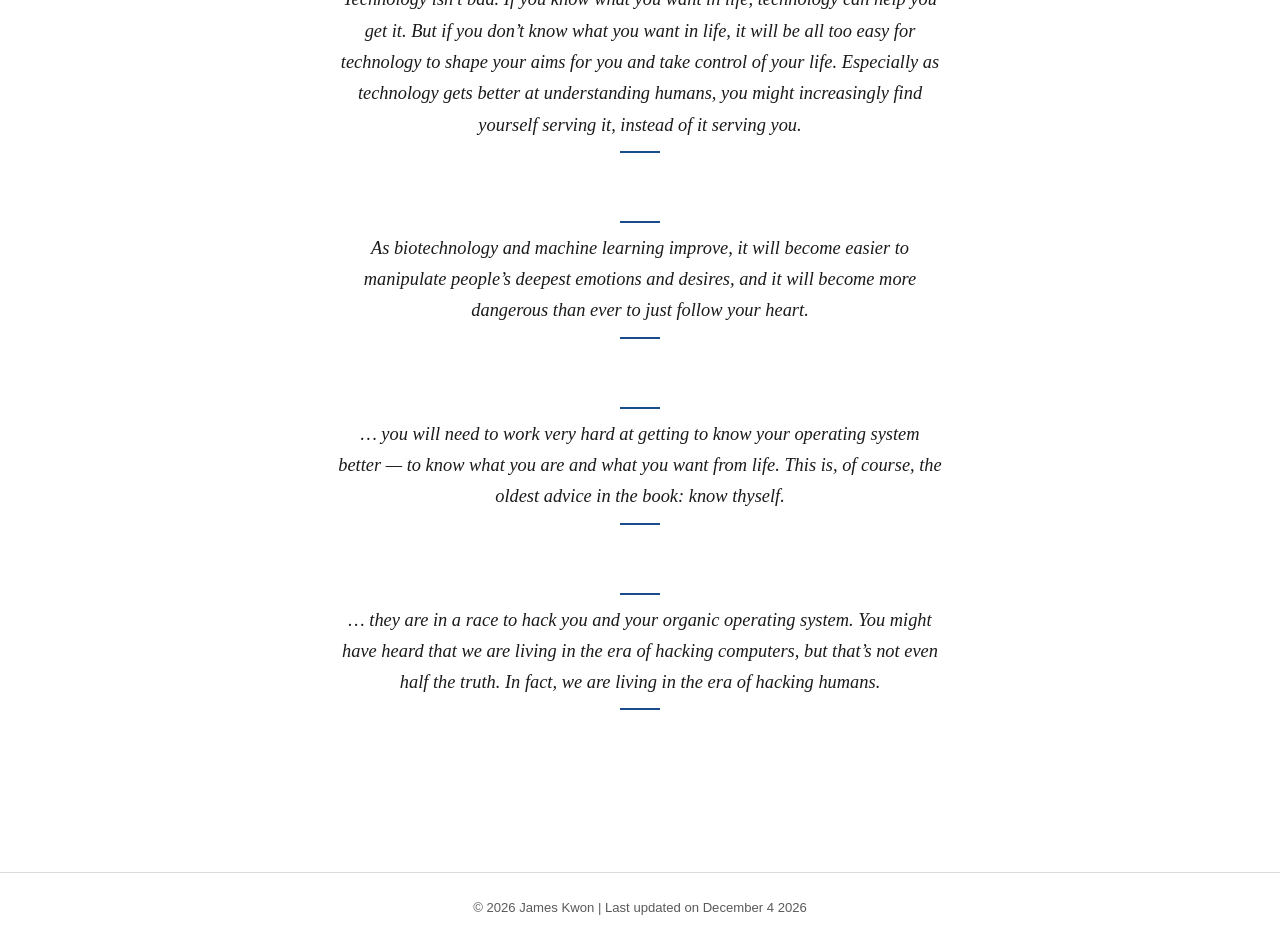
<file: posts/21-lessons.html>
<!DOCTYPE html>
<html lang="en">
<head>
<meta charset="UTF-8">
<meta name="viewport" content="width=device-width, initial-scale=1.0">
<meta name="description" content="Quotes from 21 Lessons for the 21st Century by Yuval Noah Harari">
<title>21 Lessons for the 21st Century | K. J. Kwon</title>
<link rel="stylesheet" href="../style.css">
</head>
<body>

<div id="site-header"></div>
<script src="../assets/header.js"></script>

<div class="sidebar-layout">
<aside class="dir-tree"></aside>
<script src="../assets/posts-data.js"></script>
<script src="../assets/dir-tree.js"></script>
<script>
  renderDirTree({ rootLabel: 'Blog Main', rootHref: '../blog.html', items: SITE_POSTS, basePath: '', current: '21-lessons' });
</script>

<main>
  <h1>21 Lessons for the 21st Century</h1>
  <p class="meta no-indent">July 30, 2026</p>

  <img src="../assets/21-lessons-cover.jpg" alt="Cover of 21 Lessons for the 21st Century by Yuval Noah Harari" class="book-cover">

  <p>
    I've been staying at Prof. Igor Lerner's place in Birmingham, UK, where there's a lovely dog
    named Loki. I take him out for walks twice a day, about an hour each time, and I've been
    bringing this book, <em>21 Lessons for the 21st Century</em> by Yuval Noah Harari, along to
    read while Loki has his own time in the pen.
  </p>
  <p>
    It's quite amazing that the book was written in 2018 &mdash; it
    discusses questions I've been wondering about since generative AIs like
    ChatGPT, Claude, and Gemini burst onto the scene in 2022&ndash;2023: what our own
    technological advancements mean for the future of humanity. Here are a few quotes that
    either made me think or that I want to remember, organized by chapter.
  </p>

  <h2>Part I: The Technological Challenge</h2>

  <h3>Chapter 1: Disillusionment</h3>

  <blockquote>
    The revolutions in biotech and infotech are made by engineers, entrepreneurs and scientists
    who are hardly aware of the political implications of their decisions, and who certainly
    don&rsquo;t represent anyone. Can parliaments and parties take matters into their own hands?
  </blockquote>

  <blockquote>
    It is difficult to understand current developments partly because liberalism was never a
    single thing.
  </blockquote>

  <blockquote>
    Panic is a form of hubris. It comes from the smug feeling that I know exactly where the world
    is heading &mdash; down. &hellip; If you feel like running down the street crying &ldquo;The
    apocalypse is upon us!&rdquo;, try telling yourself &ldquo;No, it&rsquo;s not that. Truth is,
    I just don&rsquo;t understand what&rsquo;s going on in the world.&rdquo;
  </blockquote>

  <h3>Chapter 2: Work</h3>

  <blockquote>
    After all, emotions are not some mystical phenomenon &mdash; they are the result of a
    biochemical process.
  </blockquote>

  <blockquote>
    It is debatable whether it is better to provide people with universal basic income (the
    capitalist paradise) or universal basic services (the communist paradise).
  </blockquote>

  <blockquote>
    Homo sapiens is just not built for satisfaction. Human happiness depends less on objective
    conditions and more on our own expectations. Expectations, however, tend to adapt to
    conditions, including to the condition of other people.
  </blockquote>

  <h3>Chapter 3: Liberty</h3>

  <blockquote>
    Once AI makes better decisions than us about careers and perhaps even relationships, our
    concept of humanity and of life will have to change.
  </blockquote>

  <blockquote>
    (For the first time in history, you might be able to sue a philosopher for the unfortunate
    results of his or her theories, because for the first time in history you could prove a direct
    causal link between philosophical ideas and real-life events).
  </blockquote>

  <h3>Chapter 4: Equality</h3>

  <blockquote>
    In the late modern era, however, equality became an ideal in almost all human societies. It
    was partly due to the rise of the new ideologies of communism and liberalism. But it was also
    due to the Industrial Revolution, which made the masses more important than ever before.
  </blockquote>

  <blockquote>
    Consequently, the history of the twentieth century revolved to a large extent around the
    reduction of inequality between classes, races and genders. &hellip; Now it seems that this
    promise might not be fulfilled.
  </blockquote>

  <blockquote>
    &hellip; the rise of AI might eliminate the economic value and political power of most
    humans. At the same time, improvements in biotechnology might make it possible to translate
    economic inequality into biological inequality. &hellip; The two processes together
    &mdash; bioengineering coupled with the rise of AI &mdash; might therefore result in the
    separation of humankind into a small class of superhumans and a massive underclass of
    useless Homo sapiens.
  </blockquote>

  <h2>Part II: The Political Challenge</h2>

  <h3>Chapter 5: Community</h3>

  <blockquote>
    Humans have bodies. During the last century technology has been distancing us from bodies.
    &hellip; Instead we are absorbed in our smartphones and computers.
  </blockquote>

  <h3>Chapter 6: Civilisation</h3>

  <blockquote>
    &hellip; The offline world seems to breathe fresh life into the &lsquo;clash of
    civilisations&rsquo; thesis. &hellip; According to this thesis, humankind has always been
    divided into diverse civilisations whose members view the world in irreconcilable ways
    &hellip; Though widely held, this thesis is misleading.
  </blockquote>

  <blockquote>
    In truth, European civilisation is anything Europeans make of it, just as Christianity is
    anything Christians make of it, Islam is anything Muslims make of it, and Judaism is anything
    Jews make of it.
  </blockquote>

  <blockquote>
    Whatever changes await us in the future, they are likely to involve a fraternal struggle
    within a single civilisation rather than a clash between alien civilisations.
  </blockquote>

  <h3>Chapter 7: Nationalism</h3>

  <blockquote>
    It is a dangerous mistake to imagine that without nationalism we would all be living in a
    liberal paradise. More likely we would be living in tribal chaos. &hellip; The problem starts
    when benign patriotism morphs into chauvinistic ultra-nationalism.
  </blockquote>

  <blockquote>
    While nationalism has many good ideas about how to run a particular nation, unfortunately it
    has no viable plan for running the world as a whole. &hellip; Such extreme isolationism,
    however, is completely divorced from economic realities.
  </blockquote>

  <blockquote>
    &hellip; humankind now has at least three such enemies &mdash; nuclear war, climate change
    and technological disruption. If despite these common threats humans choose to privilege
    their particular national loyalties above everything else, the results may be far worse than
    in 1914 and 1939.
  </blockquote>

  <h3>Chapter 8: Religion</h3>

  <blockquote>
    A priest is not somebody who knows how to perform the rain dance and end the drought. A
    priest is somebody who knows how to justify why the rain dance failed, and why we must keep
    believing in our god even though he seems deaf to all our prayers.
  </blockquote>

  <blockquote>
    Modern economic theories are so much more relevant than traditional dogmas that it has
    become common to interpret even ostensibly religious conflicts in economic terms, whereas
    nobody thinks of doing the reverse.
  </blockquote>

  <blockquote>
    So what difference would religion make when facing the big questions of the twenty-first
    century? &hellip; they do get to determine who are &lsquo;us&rsquo; and who are
    &lsquo;them&rsquo;, who we should care for and who we should bomb.
  </blockquote>

  <h3>Chapter 9: Immigration</h3>

  <blockquote>
    Cultural relativists argue that difference doesn&rsquo;t imply hierarchy, and one should never
    prefer one culture over another.
  </blockquote>

  <blockquote>
    People continue to conduct a heroic struggle against traditional racism without noticing that
    the battlefront has shifted. Traditional racism is waning, but the world is now full of
    &lsquo;culturists&rsquo;.
  </blockquote>

  <blockquote>
    Culturists often confuse local superiority with objective superiority. &hellip; all too often
    people adopt very general culturist claims, which make little sense. &hellip; what is the
    benchmark?
  </blockquote>

  <h2>Part III: Despair and Hope</h2>

  <h3>Chapter 10: Terrorism</h3>

  <blockquote>
    Terrorism is a military strategy that hopes to change the political situation by spreading
    fear rather than by causing material damage. &hellip; Hence terrorists resemble a fly that
    tries to destroy a china shop.
  </blockquote>

  <blockquote>
    Why are states so sensitive to terrorist provocations? &hellip; because the legitimacy of the
    modern state is based on its promise to keep the public sphere free of political violence.
    &hellip; During the modern era, centralized states gradually reduced the level of political
    violence within their territories, and in the last few decades Western countries managed to
    eradicate it almost entirely. &hellip; Consequently, even sporadic acts of political violence
    that kill a few dozen people are seen as a deadly threat to the legitimacy and even survival of
    the state. A small coin in a big empty jar makes a lot of noise.
  </blockquote>

  <blockquote>
    Hence while present-day terrorism is mostly theatre, future nuclear terrorism, cyberterrorism
    or bioterrorism would pose a much more serious threat, and would demand far more drastic
    reaction from governments.
  </blockquote>

  <h3>Chapter 11: War</h3>

  <blockquote>
    Why is it so difficult for major powers to wage successful wars in the twenty-first century?
    &hellip; In the past, economic assets were mostly material, &hellip; Today the main economic
    assets consist of technical and institutional knowledge rather than wheat fields, gold mines
    or even oil fields.
  </blockquote>

  <blockquote>
    Human stupidity is one of the most important forces in history, yet we often discount it.
    &hellip; the world is far more complicated than a chessboard, and human rationality is not up
    to the task of really understanding it.
  </blockquote>

  <h3>Chapter 12: Humility</h3>

  <blockquote>
    Many religions praise the value of humility &mdash; but then imagine themselves to be the most
    important thing in the universe. They mix calls for personal meekness with blatant collective
    arrogance.
  </blockquote>

  <h3>Chapter 13: God</h3>

  <blockquote>
    &hellip; Religious faith is not a necessary condition for moral behaviour. &hellip; Morality
    doesn&rsquo;t mean &lsquo;following divine commands&rsquo;. It means &lsquo;reducing
    suffering&rsquo;.
  </blockquote>

  <h3>Chapter 14: Secularism</h3>

  <blockquote>
    What then is the secular ideal? &hellip; the most important secular commitment is to the
    truth &hellip; to compassion &hellip; to equality &hellip; Finally, secular people cherish
    responsibility.
  </blockquote>

  <h2>Part IV: Truth</h2>

  <h3>Chapter 15: Ignorance</h3>

  <blockquote>
    &hellip; Behavioural economists and evolutionary psychologists have demonstrated that most
    human decisions are based on emotional reactions and heuristic shortcuts rather than on
    rational analysis, and that while our emotions and heuristics were perhaps suitable for
    dealing with life in the Stone Age, they are woefully inadequate in the Silicon Age.
  </blockquote>

  <blockquote>
    Not only rationality, but individuality too is a myth. &hellip; Rather, we think in groups.
    &hellip; We think we know a lot, even though individually we know very little, because we
    treat knowledge in the minds of others as if it were our own.
  </blockquote>

  <blockquote>
    People rarely appreciate their ignorance, because they lock themselves inside an echo
    chamber of like-minded friends and self-confirming news feeds, where their beliefs are
    constantly reinforced and seldom challenged.
  </blockquote>

  <blockquote>
    Worse still, great power inevitably distorts the truth.
  </blockquote>

  <blockquote>
    If you want truth, you need to escape the black hole of power and allow yourself to waste a
    lot of time wandering here and there on the periphery.
  </blockquote>

  <h3>Chapter 16: Justice</h3>

  <blockquote>
    Justice demands not just a set of abstract values, but also an understanding of concrete
    cause-and-effect relations.
  </blockquote>

  <blockquote>
    The system is structured in a way that those who make no effort to know can remain in
    blissful ignorance, and those who do make an effort will find it very difficult to discover
    the truth. &hellip; How can we act morally when we have no way of knowing all the relevant
    facts?
  </blockquote>

  <blockquote>
    &hellip; in a world in which everything is interconnected, the supreme moral imperative
    becomes the imperative to know.
  </blockquote>

  <blockquote>
    Most of the injustices in the contemporary world result from large-scale structural biases
    rather than from individual prejudices, &hellip; We are all complicit in at least some such
    biases, and we just don&rsquo;t have time and energy to discover them all.
  </blockquote>

  <blockquote>
    &hellip; We now suffer from global problems, without having a global community.
  </blockquote>

  <h3>Chapter 17: Post-Truth</h3>

  <blockquote>
    A cursory look at history reveals that propaganda and disinformation are nothing new, and
    even the habit of denying entire nations and creating fake countries has a long pedigree.
  </blockquote>

  <blockquote>
    Many people assume that if a particular religion or ideology misrepresents reality, its
    adherents are bound to discover it sooner or later, because they will not be able to compete
    with clear-sighted rivals. Well, that&rsquo;s just another comforting myth. In practice, the
    power of human cooperation depends on a delicate balance between truth and fiction.
  </blockquote>

  <blockquote>
    As a species, humans prefer power to truth.
  </blockquote>

  <blockquote>
    Instead of accepting fake news as the norm, we should recognise it is a far more difficult
    problem than we tend to assume, and we should strive even harder to distinguish reality from
    fiction.
  </blockquote>

  <blockquote>
    First, if you want reliable information, pay good money for it. &hellip; The second rule of
    thumb is that if some issue seems exceptionally important to you, make the effort to read the
    relevant scientific literature.
  </blockquote>

  <h3>Chapter 18: Science Fiction</h3>

  <blockquote>
    People fear that being trapped inside a box, they will miss out on all the wonders of the
    world. &hellip; But in truth, everything you will ever experience in life is within your own
    body and your own mind.
  </blockquote>

  <blockquote>
    Since your brain and your &lsquo;self&rsquo; are part of the matrix, to escape the matrix you
    must escape your self.
  </blockquote>

  <h2>Part V: Resilience</h2>

  <h3>Chapter 19: Education</h3>

  <blockquote>
    At present, too many schools focus on cramming information into kids&rsquo; brains. In the
    past this made sense, because information was scarce, &hellip; In contrast, in the
    twenty-first century we are flooded by enormous amounts of information, &hellip; it is
    alarmingly easy to inundate the public with conflicting reports and red herrings.
  </blockquote>

  <blockquote>
    So what should we be teaching? &hellip; critical thinking, communication, collaboration, and
    creativity. &hellip; Most important of all will be the ability to deal with change, learn new
    things, and preserve your mental balance in unfamiliar situations.
  </blockquote>

  <blockquote>
    In order to keep up with the world of 2050, you will need not merely to invent new ideas and
    products but above all to reinvent yourself again and again.
  </blockquote>

  <blockquote>
    To survive and flourish in such a world, you will need a lot of mental flexibility and great
    reserves of emotional balance. You will have to repeatedly let go of some of what you know
    best, and learn to feel at home with the unknown.
  </blockquote>

  <blockquote>
    Technology isn&rsquo;t bad. If you know what you want in life, technology can help you get
    it. But if you don&rsquo;t know what you want in life, it will be all too easy for technology
    to shape your aims for you and take control of your life. Especially as technology gets
    better at understanding humans, you might increasingly find yourself serving it, instead of
    it serving you.
  </blockquote>

  <blockquote>
    As biotechnology and machine learning improve, it will become easier to manipulate
    people&rsquo;s deepest emotions and desires, and it will become more dangerous than ever to
    just follow your heart.
  </blockquote>

  <blockquote>
    &hellip; you will need to work very hard at getting to know your operating system better
    &mdash; to know what you are and what you want from life. This is, of course, the oldest
    advice in the book: know thyself.
  </blockquote>

  <blockquote>
    &hellip; they are in a race to hack you and your organic operating system. You might have
    heard that we are living in the era of hacking computers, but that&rsquo;s not even half the
    truth. In fact, we are living in the era of hacking humans.
  </blockquote>

</main>
</div>

<div id="site-footer"></div>
<script src="../assets/footer.js"></script>

</body>
</html>
</file>
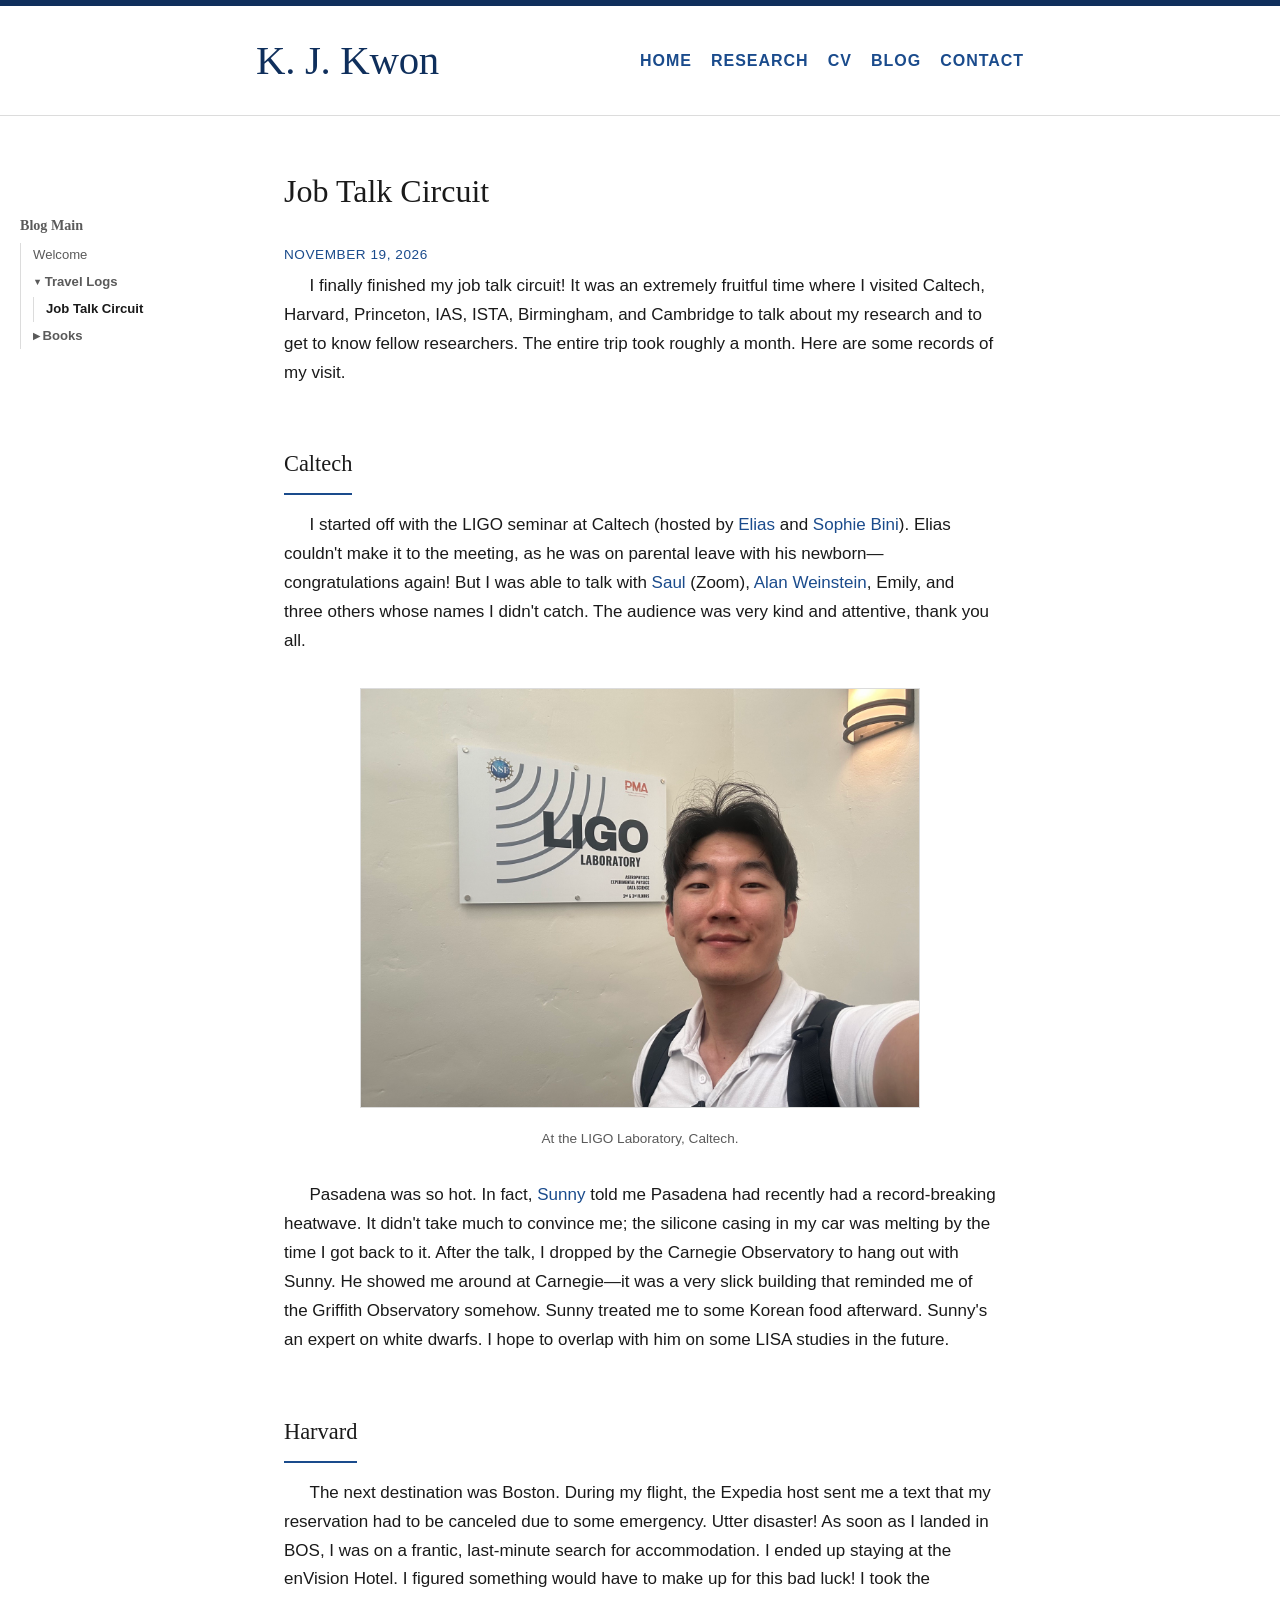
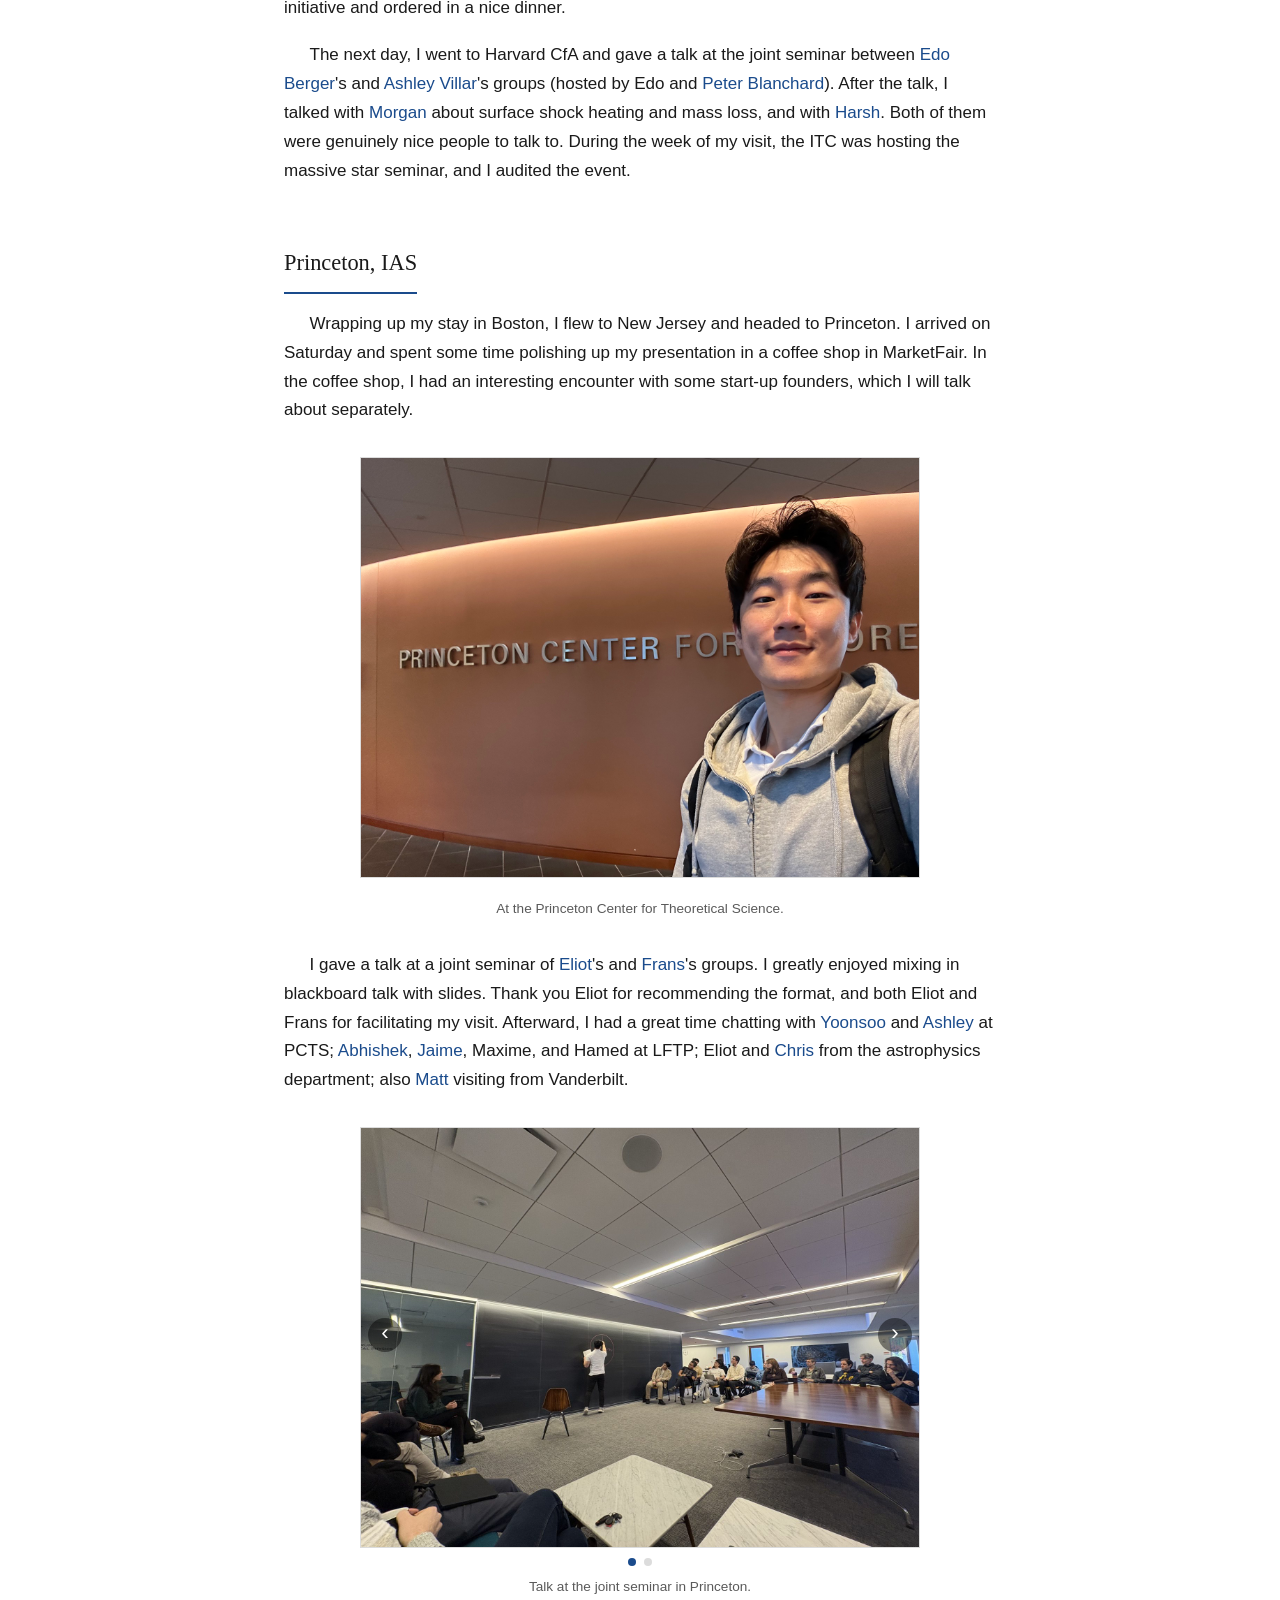
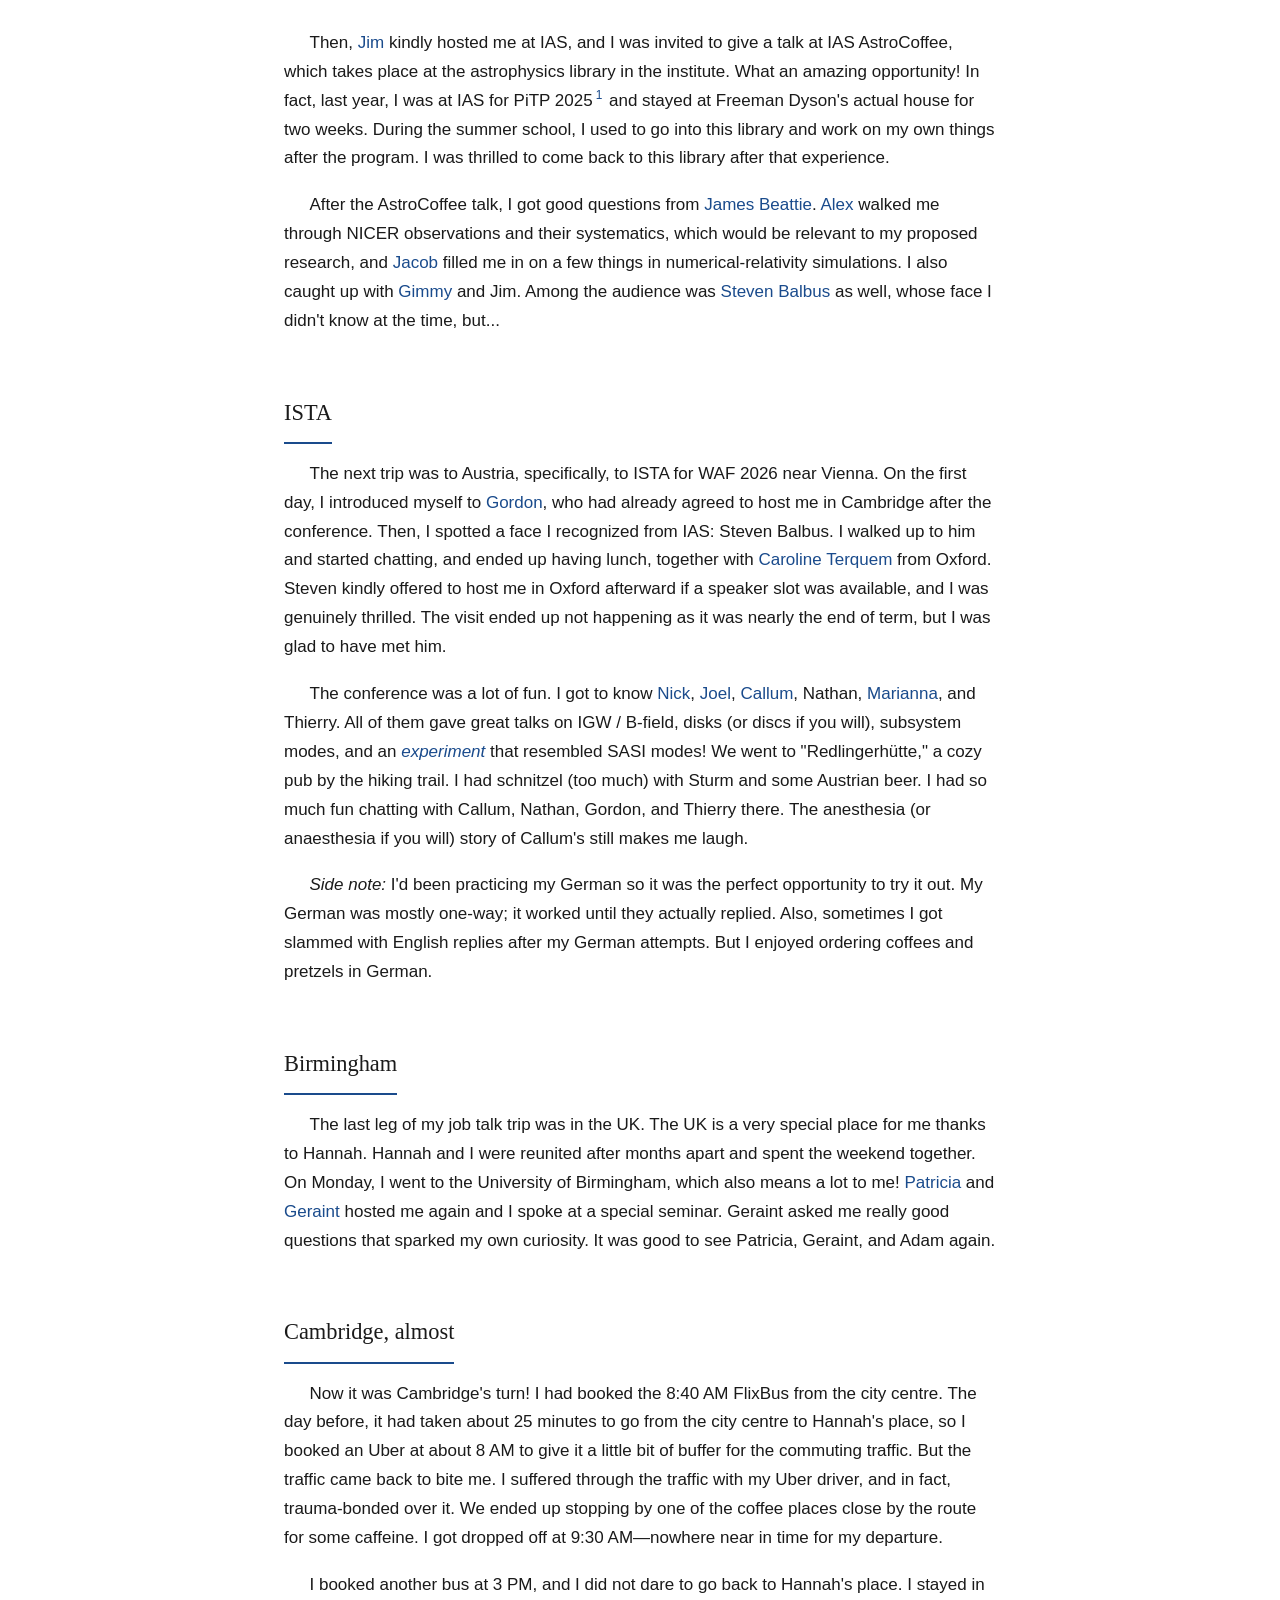
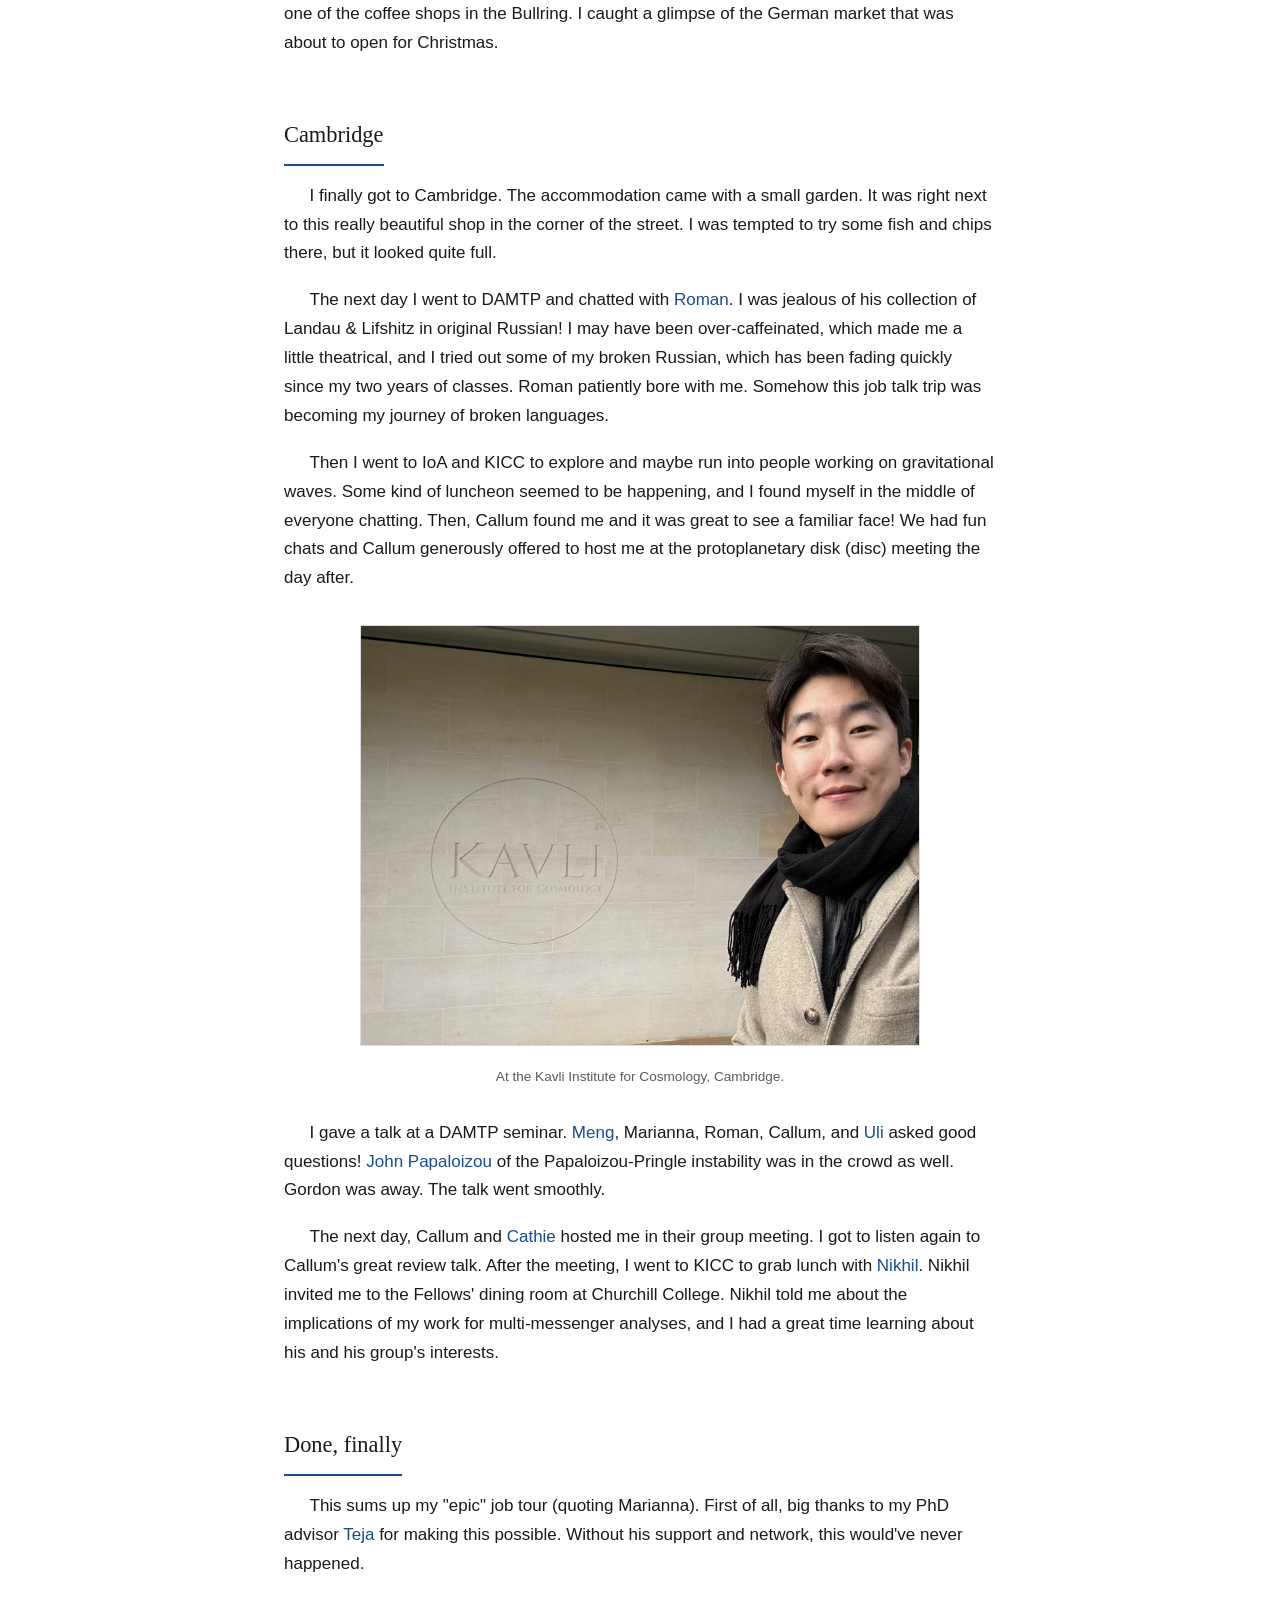
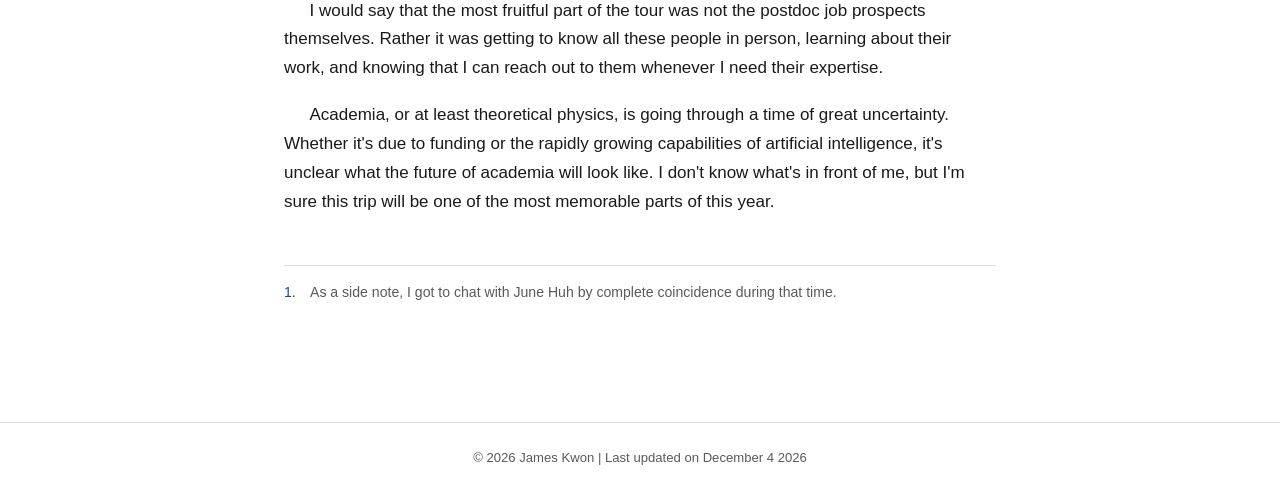
<file: posts/job_talk.html>
<!DOCTYPE html>
<html lang="en">
<head>
<meta charset="UTF-8">
<meta name="viewport" content="width=device-width, initial-scale=1.0">
<meta name="description" content="Travel log: job talk circuit through Caltech, Harvard, Princeton, IAS, ISTA, Birmingham, and Cambridge">
<title>Job Talk Circuit | K. J. Kwon</title>
<link rel="stylesheet" href="../style.css">
</head>
<body>

<div id="site-header"></div>
<script src="../assets/header.js"></script>

<div class="sidebar-layout">
<aside class="dir-tree"></aside>
<script src="../assets/posts-data.js"></script>
<script src="../assets/dir-tree.js"></script>
<script>
  renderDirTree({ rootLabel: 'Blog Main', rootHref: '../blog.html', items: SITE_POSTS, basePath: '', current: 'job_talk' });
</script>

<main>
  <h1>Job Talk Circuit</h1>
  <p class="meta no-indent">November 19, 2026</p>

  <p>
    I finally finished my job talk circuit! It was an extremely fruitful time where I visited
    Caltech, Harvard, Princeton, IAS, ISTA, Birmingham, and Cambridge
    to talk about my research and to get to know fellow researchers.
    The entire trip took roughly a month. Here are some records of my visit.
  </p>

  <h2>Caltech</h2>

  <p>
    I started off with the LIGO seminar at Caltech (hosted by <a href="https://comp-relastro.caltech.edu/team/elias-r-most" target="_blank" rel="noopener">Elias</a> and <a href="https://sophiebini.github.io/" target="_blank" rel="noopener">Sophie Bini</a>).
    Elias couldn't make it to the meeting, as he was on parental leave with his
    newborn&mdash;congratulations again! But I was able to talk with <a href="https://www.pma.caltech.edu/people/saul-a-teukolsky" target="_blank" rel="noopener">Saul</a> (Zoom), <a href="https://labcit.ligo.caltech.edu/~ajw/" target="_blank" rel="noopener">Alan Weinstein</a>, Emily, and three others whose names I didn't catch.
    The audience was very kind and attentive, thank you all.
  </p>

  <figure class="figure photo">
    <img src="../assets/ligo-visit.jpg" alt="Selfie in front of the LIGO Laboratory sign at Caltech" width="1600" height="1200" loading="lazy" style="max-width: 560px;">
    <figcaption>At the LIGO Laboratory, Caltech.</figcaption>
  </figure>

  <p>
    Pasadena was so hot. In fact, <a href="https://carnegiescience.edu/bio/dr-sunny-wong" target="_blank" rel="noopener">Sunny</a> told me Pasadena had recently had a record-breaking
    heatwave. It didn't take much to convince me; the silicone casing in my car was melting by the
    time I got back to it.
    After the talk, I dropped by the Carnegie Observatory to hang out with Sunny. He showed me
    around at Carnegie&mdash;it was a very slick building that reminded me of the Griffith
    Observatory somehow. Sunny treated me to some Korean food afterward. Sunny's an expert
    on white dwarfs. I hope to overlap with him on some LISA studies in the future.
  </p>

  <h2>Harvard</h2>

  <p>
    The next destination was Boston.
    During my flight, the Expedia host sent me a text that my reservation had to be canceled due
    to some emergency.
    Utter disaster!
    As soon as I landed in BOS, I was on a frantic, last-minute search for accommodation.
    I ended up staying at the enVision Hotel.
    I figured something would have to make up for this bad luck! I took the initiative and ordered
    in a nice dinner.
  </p>

  <p>
    The next day, I went to Harvard CfA and gave a talk at the joint seminar between <a href="https://www.cfa.harvard.edu/people/edo-berger" target="_blank" rel="noopener">Edo Berger</a>'s
    and <a href="https://ashleyvillar.com/" target="_blank" rel="noopener">Ashley Villar</a>'s groups (hosted by Edo and <a href="https://www.cfa.harvard.edu/people/peter-blanchard" target="_blank" rel="noopener">Peter Blanchard</a>).
    After the talk, I talked with <a href="https://morganmacleod.net/" target="_blank" rel="noopener">Morgan</a> about surface shock heating and mass loss,
    and with <a href="https://harshkumar13.netlify.app/" target="_blank" rel="noopener">Harsh</a>.
    Both of them were genuinely nice people to talk to.
    During the week of my visit, the ITC was hosting the massive star seminar, and I audited the
    event.
  </p>

  <h2>Princeton, IAS</h2>

  <p>
    Wrapping up my stay in Boston, I flew to New Jersey and headed to Princeton.
    I arrived on Saturday and spent some time polishing up my presentation in a coffee shop in
    MarketFair.
    In the coffee shop, I had an interesting encounter with some start-up founders, which I will
    talk about separately.
  </p>

  <figure class="figure photo">
    <img src="../assets/princeton-visit.jpg" alt="Selfie in front of the Princeton Center for Theoretical Science sign" width="1600" height="1200" loading="lazy" style="max-width: 560px;">
    <figcaption>At the Princeton Center for Theoretical Science.</figcaption>
  </figure>

  <p>
    I gave a talk at a joint seminar of <a href="https://www.astro.princeton.edu/~quataert/" target="_blank" rel="noopener">Eliot</a>'s and <a href="https://fpretori.scholar.princeton.edu/" target="_blank" rel="noopener">Frans</a>'s groups. I greatly enjoyed mixing in
    blackboard talk with slides. Thank you Eliot for recommending the format, and both Eliot and
    Frans for facilitating my visit.
    Afterward, I had a great time chatting with <a href="https://pcts.princeton.edu/people/yoonsoo-kim" target="_blank" rel="noopener">Yoonsoo</a> and <a href="https://web.astro.princeton.edu/people/ashley-bransgrove" target="_blank" rel="noopener">Ashley</a> at PCTS; <a href="https://gravity.princeton.edu/people/abhishek-hegade-kumbale-raveesha" target="_blank" rel="noopener">Abhishek</a>, <a href="https://jredondoyuste.github.io/" target="_blank" rel="noopener">Jaime</a>,
    Maxime, and Hamed at LFTP; Eliot and <a href="https://ch-astro.com/" target="_blank" rel="noopener">Chris</a> from the astrophysics department; also <a href="https://as.vanderbilt.edu/physics-astronomy/bio/matthew-miles/" target="_blank" rel="noopener">Matt</a> visiting
    from Vanderbilt.
  </p>

  <figure class="figure photo">
    <div class="photo-carousel">
      <img src="../assets/princeton-talk.jpg" alt="Writing on the blackboard in front of a seated audience at Princeton" width="1600" height="1200" loading="lazy">
      <img src="../assets/princeton-talk2.jpg" alt="Speaking to the audience beside a blackboard covered in equations at Princeton" width="1600" height="1200" loading="lazy">
    </div>
    <figcaption>Talk at the joint seminar in Princeton.</figcaption>
  </figure>

  
  <p>
    Then, <a href="https://www.ias.edu/sns/jmstone" target="_blank" rel="noopener">Jim</a> kindly hosted me at IAS, and I was invited to give a talk at IAS AstroCoffee, which
    takes place at the astrophysics library in the institute. What an amazing opportunity!
    In fact, last year, I was at IAS for PiTP 2025<sup class="fn-ref"><a id="fnref-1" href="#fn-1">1</a></sup>
    and stayed at Freeman Dyson's actual house for two weeks.
    During the summer school, I used to go into this library and work on my own things after the
    program.
    I was thrilled to come back to this library after that experience.
  </p>

  <p>
    After the AstroCoffee talk, I got good questions from <a href="https://astro-beattie.com/" target="_blank" rel="noopener">James Beattie</a>.
    <a href="https://ajdittmann.github.io/" target="_blank" rel="noopener">Alex</a> walked me through NICER observations and their systematics, which would be relevant to
    my proposed research, and <a href="https://www.ias.edu/scholars/jacob-fields" target="_blank" rel="noopener">Jacob</a> filled me in on a few things in numerical-relativity
    simulations. I also caught up with <a href="https://gimmytomas.github.io/" target="_blank" rel="noopener">Gimmy</a> and Jim.
    Among the audience was <a href="https://www.physics.ox.ac.uk/our-people/balbus" target="_blank" rel="noopener">Steven Balbus</a> as well, whose face I didn't know at the time, but...
  </p>

  <h2>ISTA</h2>

  <p>
    The next trip was to Austria, specifically, to ISTA for WAF 2026 near Vienna.
    On the first day, I introduced myself to <a href="https://www.damtp.cam.ac.uk/user/gio10/" target="_blank" rel="noopener">Gordon</a>, who had already agreed to host me in
    Cambridge after the conference.
    Then, I spotted a face I recognized from IAS: Steven Balbus.
    I walked up to him and started chatting, and ended up having lunch, together with <a href="https://www.physics.ox.ac.uk/our-people/terquem" target="_blank" rel="noopener">Caroline
    Terquem</a> from Oxford.
    Steven kindly offered to host me in Oxford afterward if a speaker slot was available, and I
    was genuinely thrilled. The visit ended up not happening as it was nearly the end of term, but
    I was glad to have met him.
  </p>

  <p>
    The conference was a lot of fun. I got to know <a href="https://nicholasrui.com/" target="_blank" rel="noopener">Nick</a>, <a href="https://portfolio.hyad.es/" target="_blank" rel="noopener">Joel</a>, <a href="https://callumfairbairn.com/" target="_blank" rel="noopener">Callum</a>, Nathan, <a href="https://www.damtp.cam.ac.uk/research/astro/person/mes86" target="_blank" rel="noopener">Marianna</a>, and Thierry.
    All of them gave great talks on IGW / B-field, disks (or discs if you will), subsystem modes,
    and an <a href="https://irfu.cea.fr/en/dap/coast-computational-astrophysics-3/projet-sn2ns/the-supernova-fountain/" target="_blank" rel="noopener"><em>experiment</em></a> that resembled SASI modes! We went to "Redlingerhütte," a cozy pub
    by the hiking trail. I had schnitzel (too much) with Sturm and some Austrian beer. I had so
    much fun chatting with Callum, Nathan, Gordon, and Thierry there. The anesthesia (or
    anaesthesia if you will) story of Callum's still makes me laugh. 
    <!-- Also, I'll be looking forward to hearing about how the bagpiping went at his wedding! -->
  </p>

  <p>
    <em>Side note:</em> I'd been practicing my German so it was the perfect opportunity to try it
    out. My German was mostly one-way; it worked until they actually replied. Also, sometimes I got
    slammed with English replies after my German attempts. But I enjoyed ordering coffees and
    pretzels in German.
  </p>

  <h2>Birmingham</h2>

  <p>
    The last leg of my job talk trip was in the UK. The UK is a very special place for me thanks to
    Hannah. Hannah and I were reunited after months apart and spent the weekend together.
    On Monday, I went to the University of Birmingham, which also means a lot to me! <a href="https://www.birmingham.ac.uk/staff/profiles/physics/schmidt-patricia" target="_blank" rel="noopener">Patricia</a> and
    <a href="https://www.birmingham.ac.uk/staff/profiles/physics/pratten-geraint" target="_blank" rel="noopener">Geraint</a> hosted me again and I spoke at a special seminar.
    Geraint asked me really good questions that sparked my own curiosity.
    It was good to see Patricia, Geraint, and Adam again.
  </p>

  <h2>Cambridge, almost</h2>

  <p>
    Now it was Cambridge's turn! I had booked the 8:40 AM FlixBus from the city centre.
    The day before, it had taken about 25 minutes to go from the city centre to Hannah's place, so
    I booked an Uber at about 8 AM to give it a little bit of buffer for the commuting traffic.
    But the traffic came back to bite me.
    I suffered through the traffic with my Uber driver, and in fact, trauma-bonded over it.
    We ended up stopping by one of the coffee places close by the route for some caffeine.
    I got dropped off at 9:30 AM&mdash;nowhere near in time for my departure.
  </p>

  <p>
    I booked another bus at 3 PM, and I did not dare to go back to Hannah's place. I stayed in one
    of the coffee shops in the Bullring. I caught a glimpse of the German market that was about to
    open for Christmas.
  </p>

  <h2>Cambridge</h2>

  <p>
    I finally got to Cambridge. The accommodation came with a small garden. It
    was right next to this really beautiful shop in the corner of the street. I was tempted to try
    some fish and chips there, but it looked quite full.
  </p>

  <p>
    The next day I went to DAMTP and chatted with <a href="https://www.damtp.cam.ac.uk/person/rrr34" target="_blank" rel="noopener">Roman</a>. I was jealous of his collection of Landau
    &amp; Lifshitz in original Russian! I may have been over-caffeinated, which made me a little
    theatrical, and I tried out some of my broken Russian, which has been fading quickly since my
    two years of classes. Roman patiently bore with me.
    Somehow this job talk trip was becoming my journey of broken languages.
  </p>

  <p>
    Then I went to IoA and KICC to explore and maybe run into people working on gravitational
    waves.
    Some kind of luncheon seemed to be happening, and I found myself in the middle of everyone
    chatting.
    Then, Callum found me and it was great to see a familiar face! We had fun chats and Callum generously
    offered to host me at the protoplanetary disk (disc) meeting the day after.
  </p>

  <figure class="figure photo">
    <img src="../assets/kicc-visit.jpg" alt="Selfie in front of the Kavli Institute for Cosmology sign carved in stone" width="1600" height="1200" loading="lazy" style="max-width: 560px;">
    <figcaption>At the Kavli Institute for Cosmology, Cambridge.</figcaption>
  </figure>

  <p>
    I gave a talk at a DAMTP seminar. <a href="https://www.clarehall.cam.ac.uk/directory/meng-sun/" target="_blank" rel="noopener">Meng</a>, Marianna, Roman, Callum, and <a href="https://www.damtp.cam.ac.uk/user/us248/" target="_blank" rel="noopener">Uli</a> asked good questions!
    <a href="https://www.damtp.cam.ac.uk/person/jcbp2" target="_blank" rel="noopener">John Papaloizou</a> of the Papaloizou-Pringle instability was in the crowd as well. Gordon was
    away. The talk went smoothly.
  </p>

  <p>
    The next day, Callum and <a href="https://www.ast.cam.ac.uk/people/cathie-clarke" target="_blank" rel="noopener">Cathie</a> hosted me in their group meeting. I got to listen again
    to Callum's great review talk. After the meeting, I went to KICC to grab lunch with <a href="https://nikhil-sarin.github.io/" target="_blank" rel="noopener">Nikhil</a>.
    Nikhil invited me to the Fellows' dining room at Churchill College. Nikhil told me about the
    implications of my work for multi-messenger analyses, and I had a great time learning about his
    and his group's interests.
  </p>

  <h2>Done, finally</h2>

  <p>
    This sums up my "epic" job tour (quoting Marianna). First of all, big thanks to my PhD advisor <a href="https://ntveem.github.io/" target="_blank" rel="noopener">Teja</a> for making this possible. Without his support and network, this would've never happened.
  </p>
  <p>
    I would say that the most fruitful part of
    the tour was not the postdoc job prospects themselves. Rather it was getting to know all these
    people in person, learning about their work, and knowing that I can reach out to them whenever
    I need their expertise.
  </p>

  <p>
    Academia, or at least theoretical physics, is going through a time of great uncertainty.
    Whether it's due to funding or the rapidly growing capabilities of artificial intelligence, it's
    unclear what the future of academia will look like.
    I don't know what's in front of me, but I'm sure this trip will be one of the most memorable
    parts of this year.
  </p>

  <ol class="footnotes">
    <li id="fn-1">
      <a href="#fnref-1" class="fn-num" aria-label="Back to text">1</a>
      As a side note, I got to chat with June Huh by complete coincidence during that time.
    </li>
  </ol>

</main>
</div>

<div id="site-footer"></div>
<script src="../assets/footer.js"></script>
<script src="../assets/photo-carousel.js"></script>

</body>
</html>
</file>
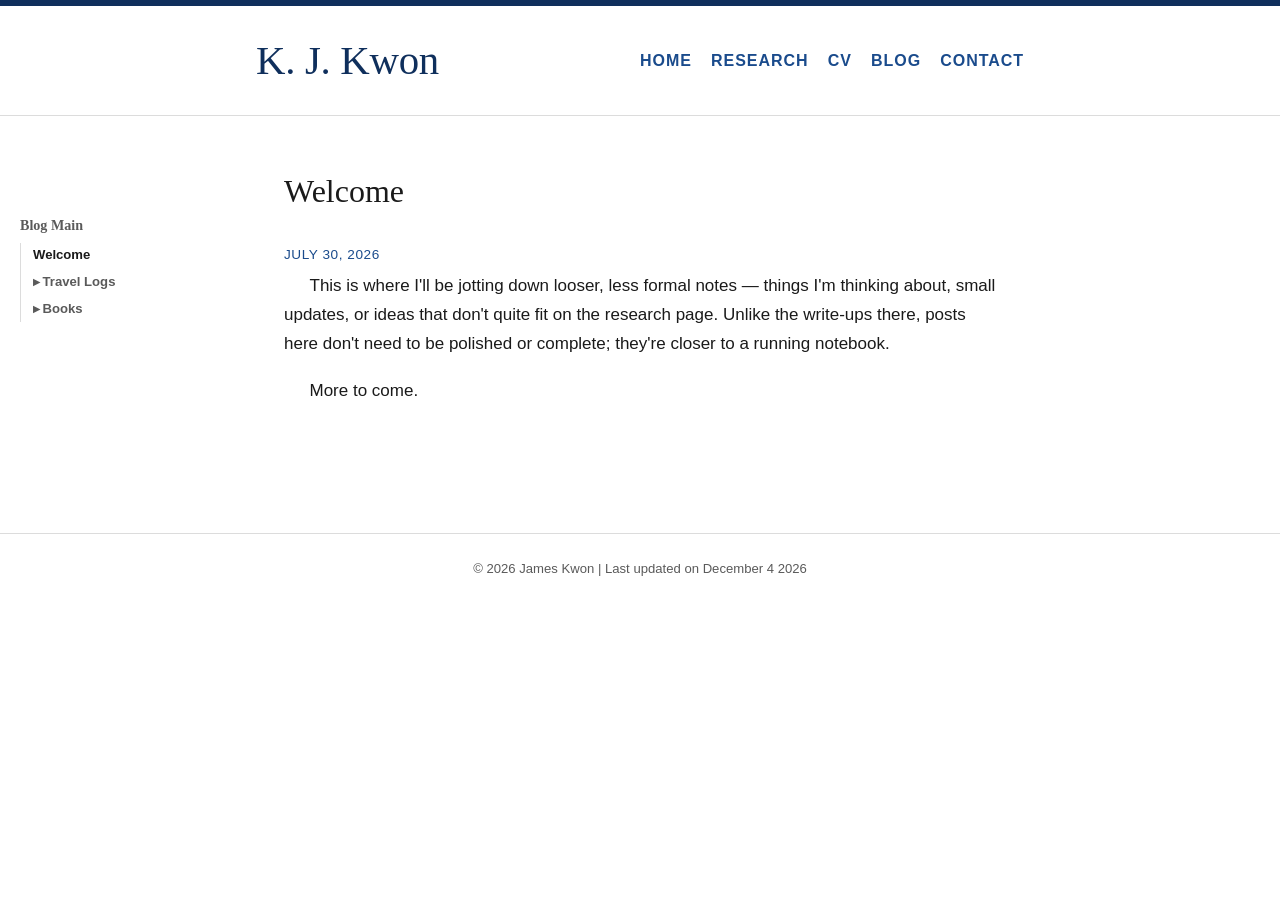
<file: posts/welcome.html>
<!DOCTYPE html>
<html lang="en">
<head>
<meta charset="UTF-8">
<meta name="viewport" content="width=device-width, initial-scale=1.0">
<meta name="description" content="Welcome">
<title>Welcome | K. J. Kwon</title>
<link rel="stylesheet" href="../style.css">
</head>
<body>

<div id="site-header"></div>
<script src="../assets/header.js"></script>

<div class="sidebar-layout">
<aside class="dir-tree"></aside>
<script src="../assets/posts-data.js"></script>
<script src="../assets/dir-tree.js"></script>
<script>
  renderDirTree({ rootLabel: 'Blog Main', rootHref: '../blog.html', items: SITE_POSTS, basePath: '', current: 'welcome' });
</script>

<main>
  <h1>Welcome</h1>
  <p class="meta no-indent">July 30, 2026</p>

  <p>
    This is where I'll be jotting down looser, less formal notes &mdash; things I'm thinking about,
    small updates, or ideas that don't quite fit on the research page. Unlike the write-ups there,
    posts here don't need to be polished or complete; they're closer to a running notebook.
  </p>

  <p>
    More to come.
  </p>
</main>
</div>

<div id="site-footer"></div>
<script src="../assets/footer.js"></script>

</body>
</html>
</file>
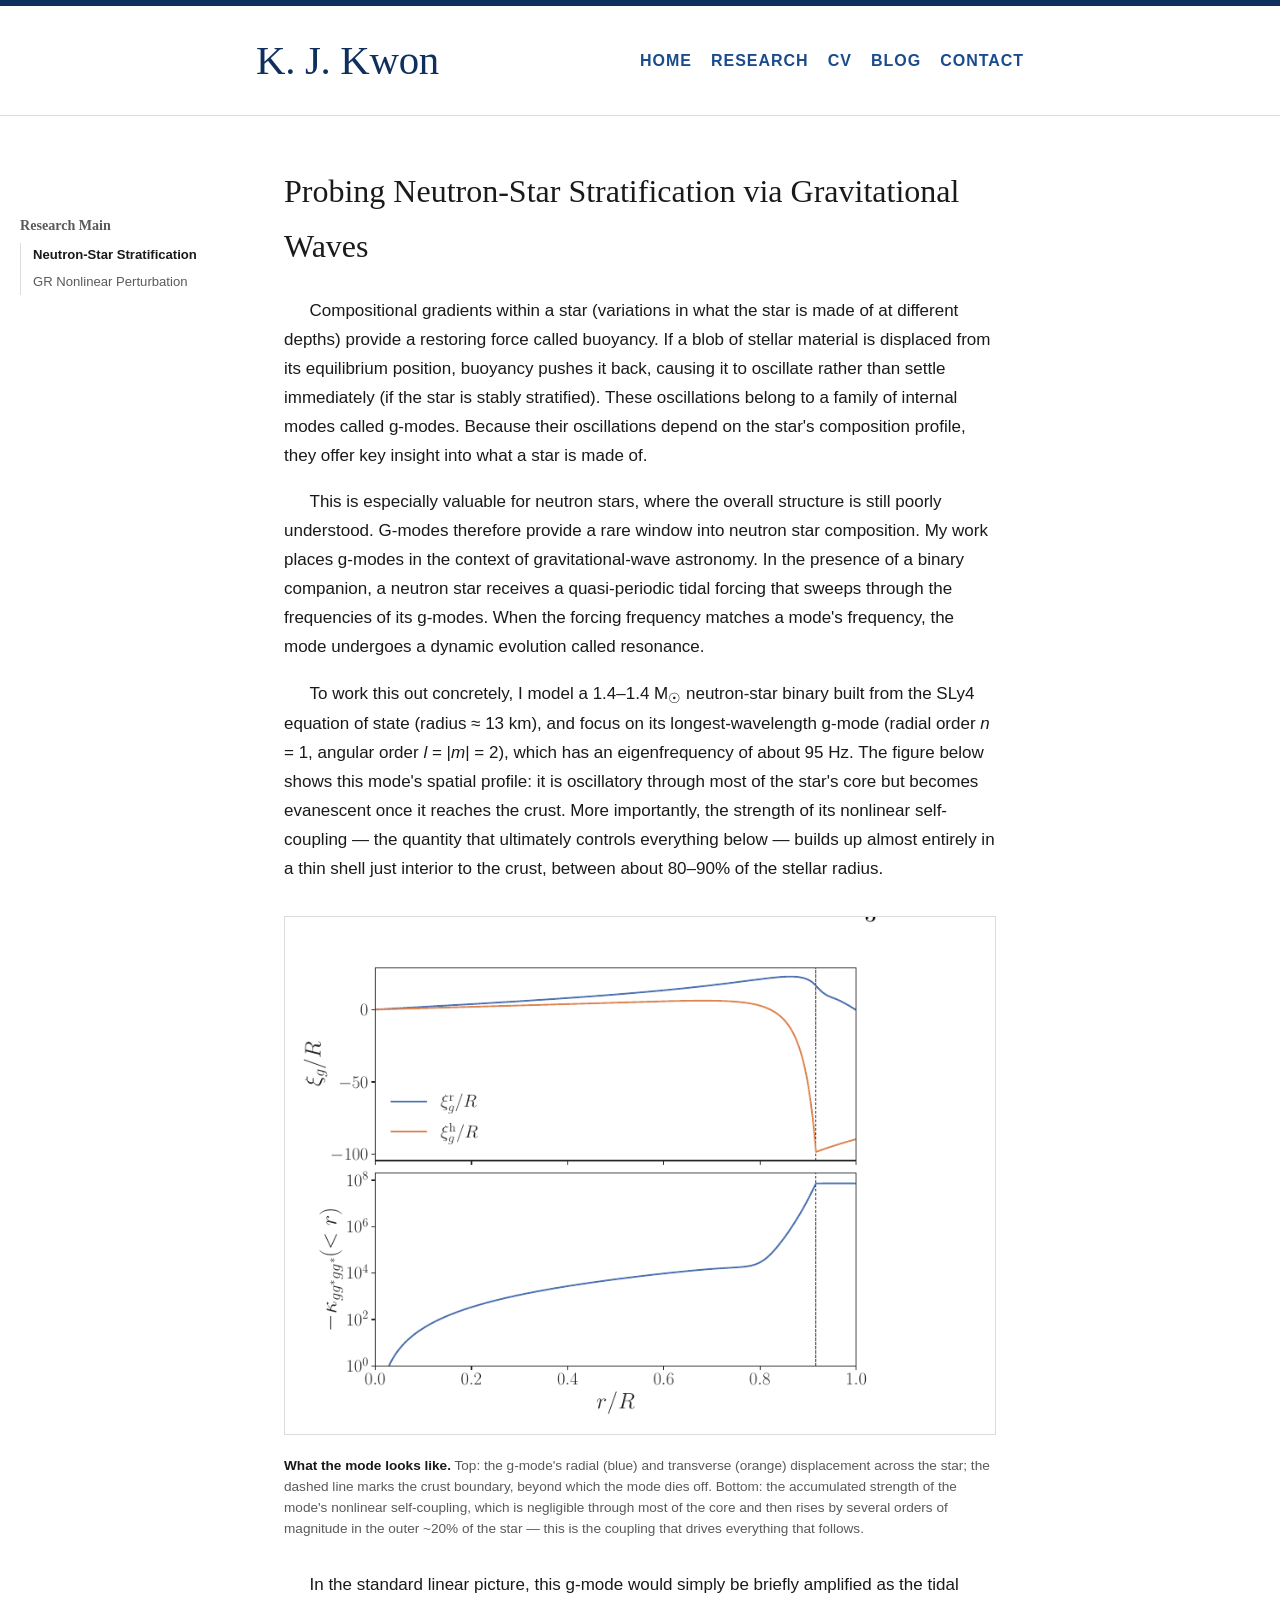
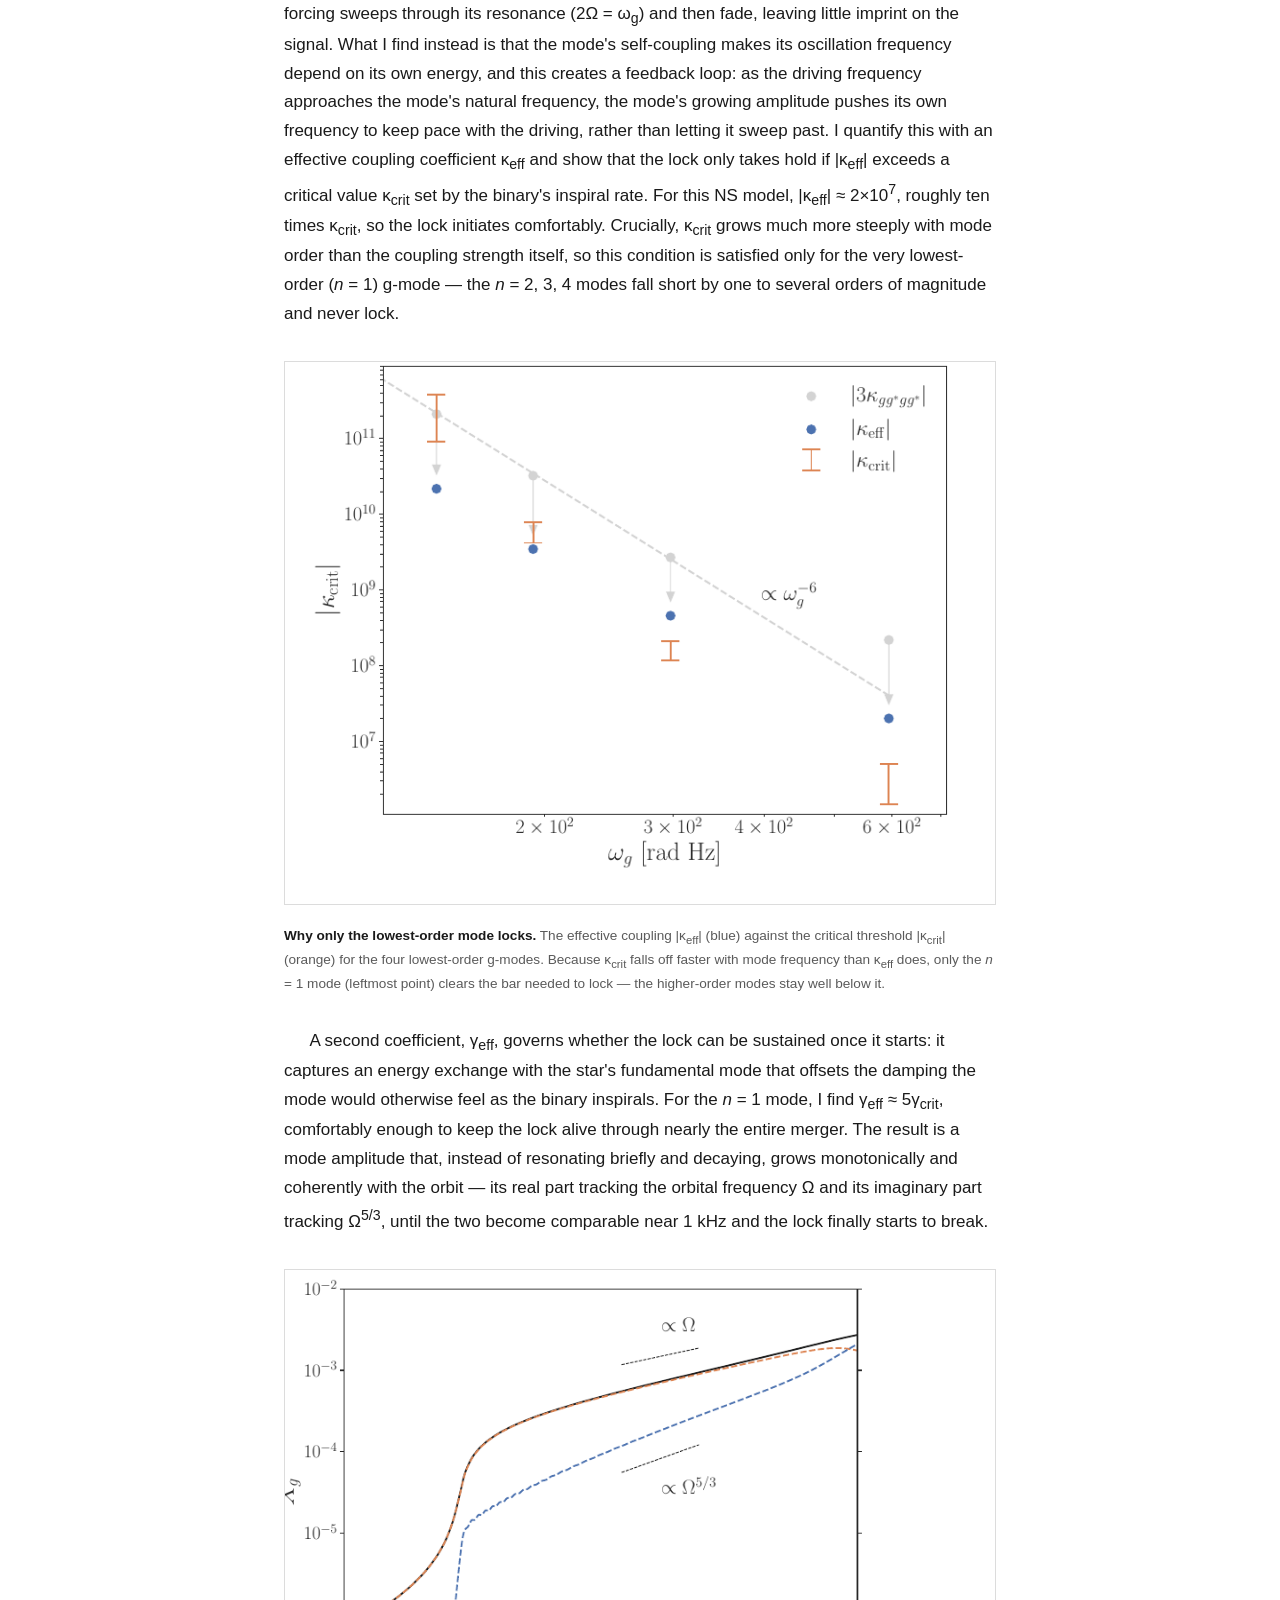
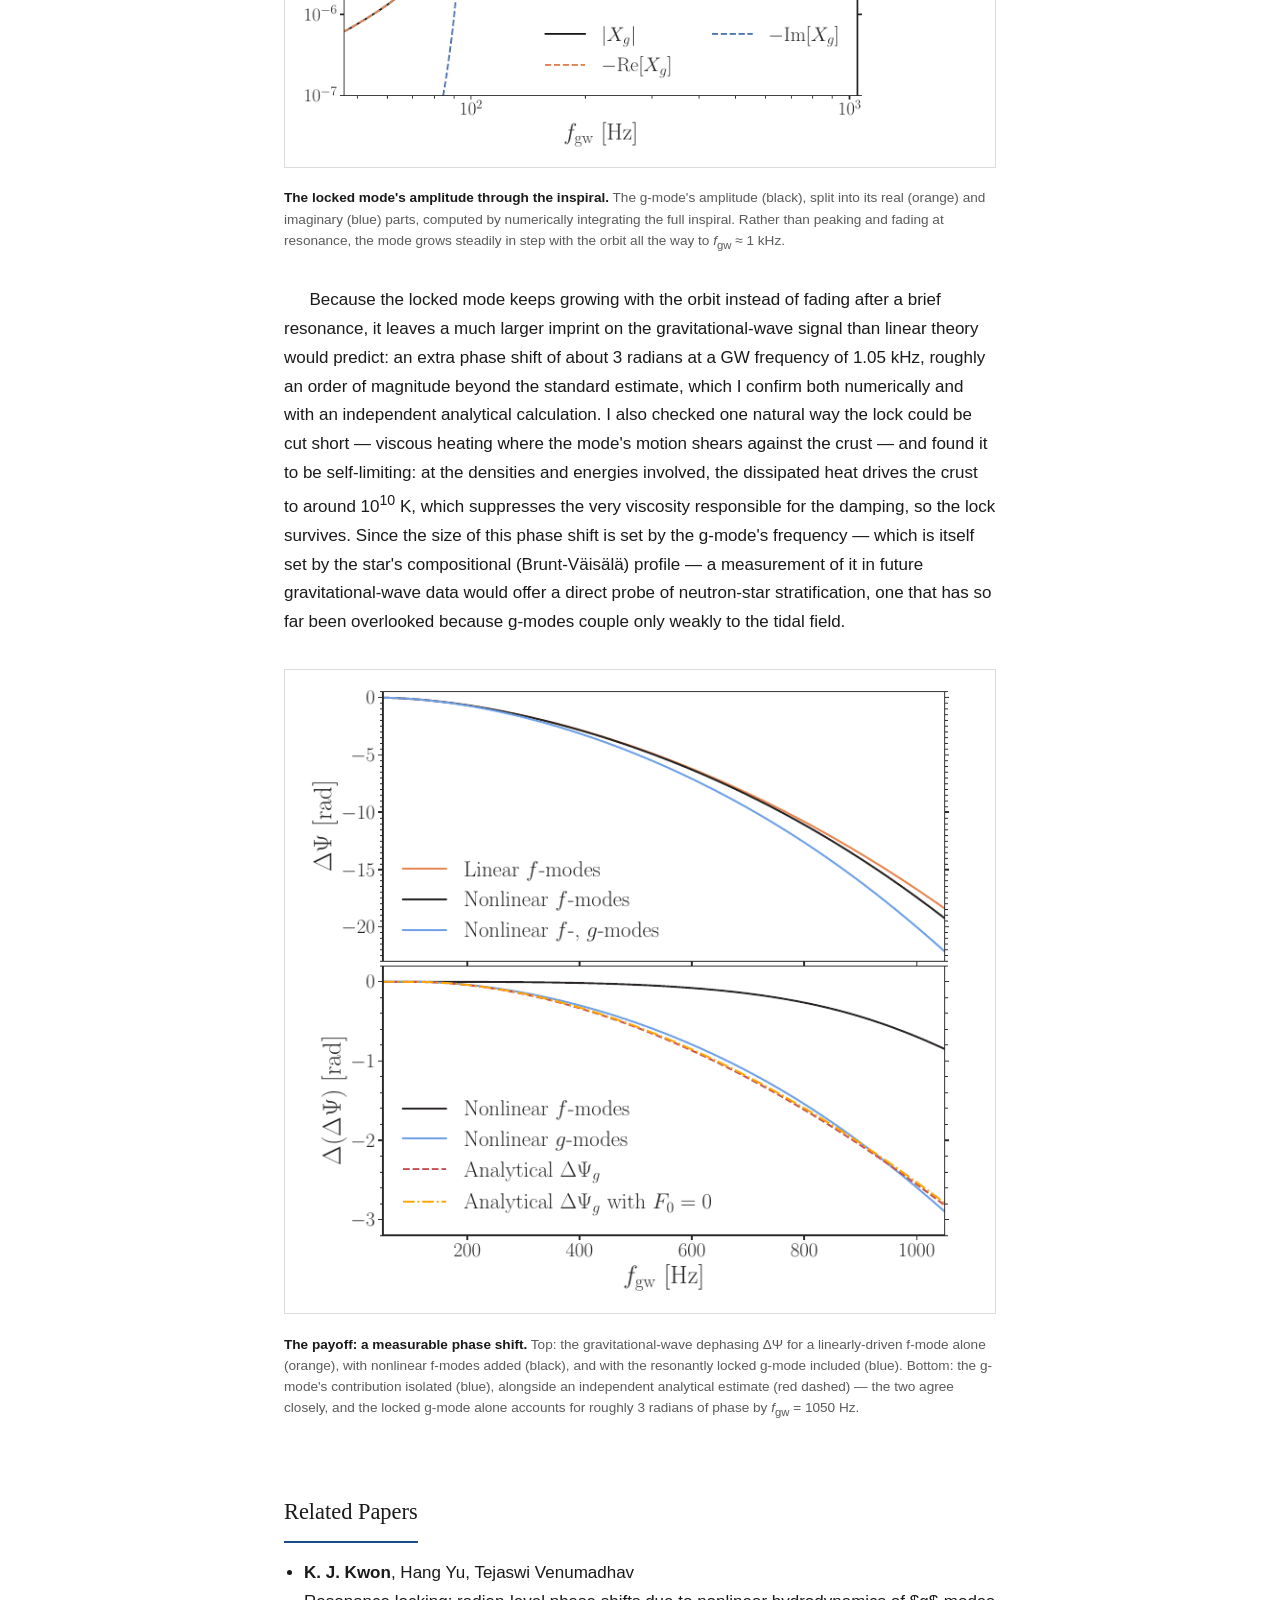
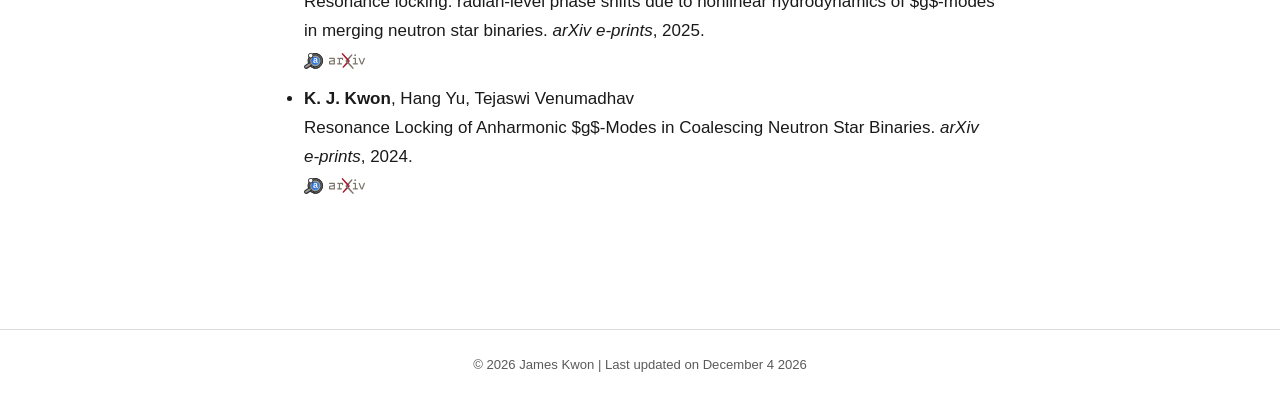
<file: projects/gmode.html>
<!DOCTYPE html>
<html lang="en">
<head>
<meta charset="UTF-8">
<meta name="viewport" content="width=device-width, initial-scale=1.0">
<meta name="description" content="Probing Neutron-Star Stratification via Gravitational Waves">
<title>Neutron-Star Stratification | K. J. Kwon</title>
<link rel="stylesheet" href="../style.css">
</head>
<body>

<div id="site-header"></div>
<script src="../assets/header.js"></script>

<div class="sidebar-layout">
<aside class="dir-tree"></aside>
<script src="../assets/projects-data.js"></script>
<script src="../assets/dir-tree.js"></script>
<script>
  renderDirTree({ rootLabel: 'Research Main', rootHref: '../research.html', items: SITE_PROJECTS, basePath: '', current: 'gmode' });
</script>

<main>
  <h1>Probing Neutron-Star Stratification via Gravitational Waves</h1>

  <p>
    Compositional gradients within a star (variations in what the star is made of at different depths)
    provide a restoring force called buoyancy. If a blob of stellar material is displaced from its
    equilibrium position, buoyancy pushes it back, causing it to oscillate rather than settle
    immediately (if the star is stably stratified). These oscillations belong to a family of internal
    modes called g-modes. Because their oscillations depend on the star's composition profile, they
    offer key insight into what a star is made of.
  </p>

  <p>
    This is especially valuable for neutron stars, where the overall structure is still poorly
    understood. G-modes therefore provide a rare window into neutron star composition. My work places
    g-modes in the context of gravitational-wave astronomy. In the presence of a binary companion, a
    neutron star receives a quasi-periodic tidal forcing that sweeps through the frequencies of its
    g-modes. When the forcing frequency matches a mode's frequency, the mode undergoes a dynamic
    evolution called resonance.
  </p>

  <p>
    To work this out concretely, I model a 1.4&ndash;1.4 M<sub>&#9737;</sub> neutron-star binary built from
    the SLy4 equation of state (radius &asymp; 13 km), and focus on its longest-wavelength g-mode (radial
    order <em>n</em> = 1, angular order <em>l</em> = |<em>m</em>| = 2), which has an eigenfrequency of
    about 95 Hz. The figure below shows this mode's spatial profile: it is oscillatory through most of the
    star's core but becomes evanescent once it reaches the crust. More importantly, the strength of its
    nonlinear self-coupling &mdash; the quantity that ultimately controls everything below &mdash; builds
    up almost entirely in a thin shell just interior to the crust, between about 80&ndash;90% of the
    stellar radius.
  </p>

  <figure class="figure">
    <img src="../assets/gmode-eigenfunction.png" alt="Top panel: radial and transverse displacement of the n=1, l=2 g-mode as a function of radius, becoming evanescent past the crust boundary. Bottom panel: the cumulative four-mode self-coupling strength of the g-mode, which rises steeply between r/R of 0.8 and 0.9.">
    <figcaption>
      <strong>What the mode looks like.</strong> Top: the g-mode's radial (blue) and transverse (orange)
      displacement across the star; the dashed line marks the crust boundary, beyond which the mode dies
      off. Bottom: the accumulated strength of the mode's nonlinear self-coupling, which is negligible
      through most of the core and then rises by several orders of magnitude in the outer ~20% of the
      star &mdash; this is the coupling that drives everything that follows.
    </figcaption>
  </figure>

  <p>
    In the standard linear picture, this g-mode would simply be briefly amplified as the tidal forcing
    sweeps through its resonance (2&Omega; = &omega;<sub>g</sub>) and then fade, leaving little imprint on
    the signal. What I find instead is that the mode's self-coupling makes its oscillation frequency
    depend on its own energy, and this creates a feedback loop: as the driving frequency approaches the
    mode's natural frequency, the mode's growing amplitude pushes its own frequency to keep pace with the
    driving, rather than letting it sweep past. I quantify this with an effective coupling coefficient
    &kappa;<sub>eff</sub> and show that the lock only takes hold if |&kappa;<sub>eff</sub>| exceeds a
    critical value &kappa;<sub>crit</sub> set by the binary's inspiral rate. For this NS model,
    |&kappa;<sub>eff</sub>| &asymp; 2&times;10<sup>7</sup>, roughly ten times &kappa;<sub>crit</sub>, so the
    lock initiates comfortably. Crucially, &kappa;<sub>crit</sub> grows much more steeply with mode order
    than the coupling strength itself, so this condition is satisfied only for the very lowest-order
    (<em>n</em> = 1) g-mode &mdash; the <em>n</em> = 2, 3, 4 modes fall short by one to several orders of
    magnitude and never lock.
  </p>

  <figure class="figure">
    <img src="../assets/gmode-lowest-order.png" alt="Log-log plot comparing the effective coupling coefficient kappa_eff against the critical locking threshold kappa_crit for g-modes of radial order 1 through 4. Only the n=1 mode clears the threshold.">
    <figcaption>
      <strong>Why only the lowest-order mode locks.</strong> The effective coupling
      |&kappa;<sub>eff</sub>| (blue) against the critical threshold |&kappa;<sub>crit</sub>| (orange) for
      the four lowest-order g-modes. Because &kappa;<sub>crit</sub> falls off faster with mode frequency
      than &kappa;<sub>eff</sub> does, only the <em>n</em> = 1 mode (leftmost point) clears the bar needed
      to lock &mdash; the higher-order modes stay well below it.
    </figcaption>
  </figure>

  <p>
    A second coefficient, &gamma;<sub>eff</sub>, governs whether the lock can be sustained once it starts:
    it captures an energy exchange with the star's fundamental mode that offsets the damping the mode
    would otherwise feel as the binary inspirals. For the <em>n</em> = 1 mode, I find
    &gamma;<sub>eff</sub> &asymp; 5&gamma;<sub>crit</sub>, comfortably enough to keep the lock alive through
    nearly the entire merger. The result is a mode amplitude that, instead of resonating briefly and
    decaying, grows monotonically and coherently with the orbit &mdash; its real part tracking the orbital
    frequency &Omega; and its imaginary part tracking &Omega;<sup>5/3</sup>, until the two become
    comparable near 1 kHz and the lock finally starts to break.
  </p>

  <figure class="figure">
    <img src="../assets/gmode-amplitude-growth.png" alt="Log-log plot of the g-mode amplitude versus gravitational-wave frequency, showing the amplitude tracking Omega at low frequency and the imaginary part catching up to scale as Omega to the 5/3 power near 1 kHz.">
    <figcaption>
      <strong>The locked mode's amplitude through the inspiral.</strong> The g-mode's amplitude (black),
      split into its real (orange) and imaginary (blue) parts, computed by numerically integrating the
      full inspiral. Rather than peaking and fading at resonance, the mode grows steadily in step with the
      orbit all the way to <em>f</em><sub>gw</sub> &asymp; 1 kHz.
    </figcaption>
  </figure>

  <p>
    Because the locked mode keeps growing with the orbit instead of fading after a brief resonance, it
    leaves a much larger imprint on the gravitational-wave signal than linear theory would predict: an
    extra phase shift of about 3 radians at a GW frequency of 1.05 kHz, roughly an order of magnitude
    beyond the standard estimate, which I confirm both numerically and with an independent analytical
    calculation. I also checked one natural way the lock could be cut short &mdash; viscous heating where
    the mode's motion shears against the crust &mdash; and found it to be self-limiting: at the densities
    and energies involved, the dissipated heat drives the crust to around 10<sup>10</sup> K, which
    suppresses the very viscosity responsible for the damping, so the lock survives. Since the size of this
    phase shift is set by the g-mode's frequency &mdash; which is itself set by the star's compositional
    (Brunt-V&auml;is&auml;l&auml;) profile &mdash; a measurement of it in future gravitational-wave data
    would offer a direct probe of neutron-star stratification, one that has so far been overlooked because
    g-modes couple only weakly to the tidal field.
  </p>

  <figure class="figure">
    <img src="../assets/gmode-phase-shift.png" alt="Plot of gravitational-wave dephasing versus frequency, comparing linear f-modes, nonlinear f-modes, and nonlinear f- and g-modes, showing the locked g-mode contributing an extra phase shift that grows to about 3 radians by 1050 Hz, matching an independent analytical estimate.">
    <figcaption>
      <strong>The payoff: a measurable phase shift.</strong> Top: the gravitational-wave dephasing
      &Delta;&Psi; for a linearly-driven f-mode alone (orange), with nonlinear f-modes added (black), and
      with the resonantly locked g-mode included (blue). Bottom: the g-mode's contribution isolated (blue),
      alongside an independent analytical estimate (red dashed) &mdash; the two agree closely, and the
      locked g-mode alone accounts for roughly 3 radians of phase by <em>f</em><sub>gw</sub> = 1050 Hz.
    </figcaption>
  </figure>

  <h2>Related Papers</h2>
  <ul class="plain" id="related-papers"></ul>
  <script src="../assets/pub-item.js"></script>
  <script>
    renderPublications('related-papers', [
      {
        authors: '<strong>K. J. Kwon</strong>, Hang Yu, Tejaswi Venumadhav',
        title: 'Resonance locking: radian-level phase shifts due to nonlinear hydrodynamics of $g$-modes in merging neutron star binaries',
        journal: 'arXiv e-prints',
        year: 2025,
        ads: 'https://ui.adsabs.harvard.edu/abs/2025arXiv250311837K',
        arxiv: 'https://arxiv.org/abs/2503.11837'
      },
      {
        authors: '<strong>K. J. Kwon</strong>, Hang Yu, Tejaswi Venumadhav',
        title: 'Resonance Locking of Anharmonic $g$-Modes in Coalescing Neutron Star Binaries',
        journal: 'arXiv e-prints',
        year: 2024,
        ads: 'https://ui.adsabs.harvard.edu/abs/2024arXiv241003831K',
        arxiv: 'https://arxiv.org/abs/2410.03831'
      }
    ], '../assets/');
  </script>
</main>
</div>

<div id="site-footer"></div>
<script src="../assets/footer.js"></script>

</body>
</html>
</file>
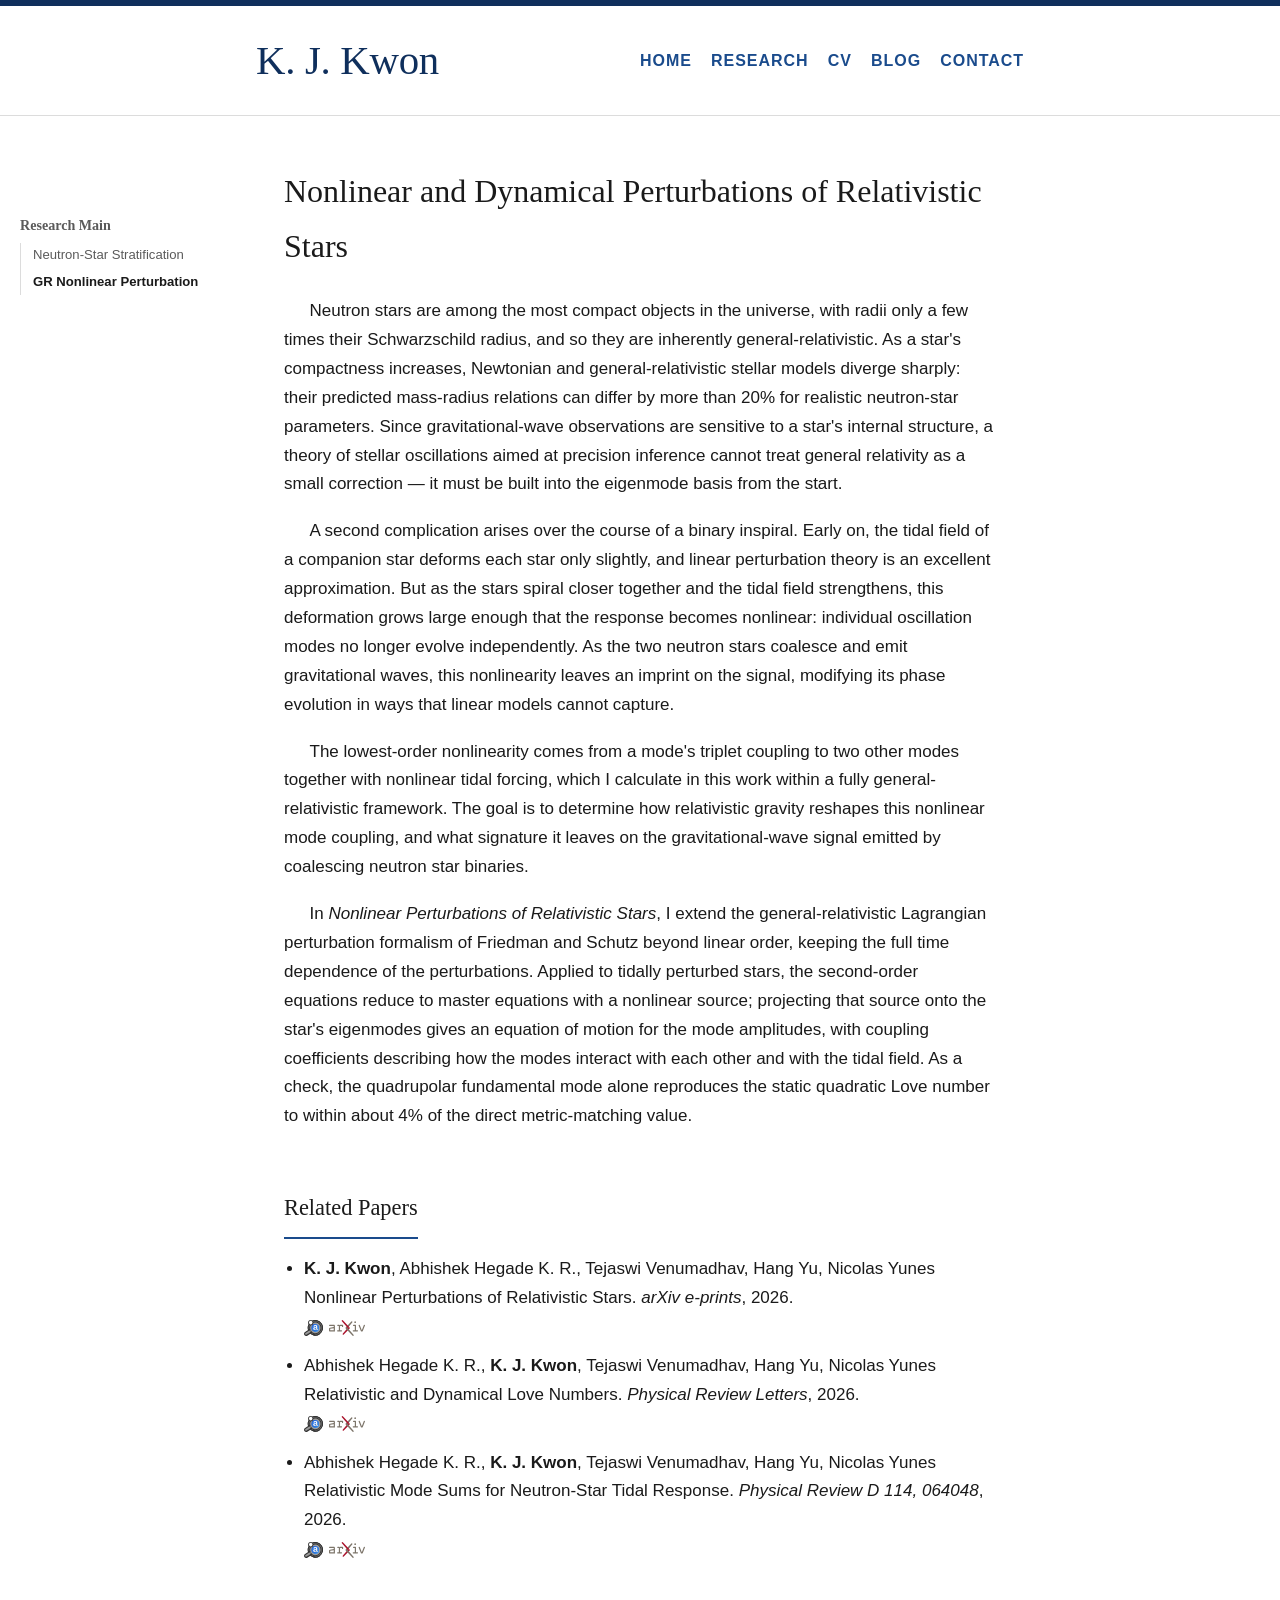
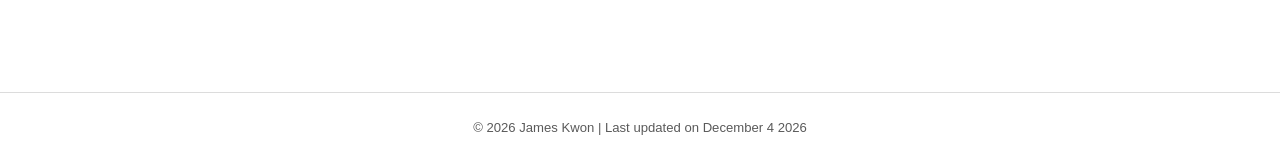
<file: projects/triplet.html>
<!DOCTYPE html>
<html lang="en">
<head>
<meta charset="UTF-8">
<meta name="viewport" content="width=device-width, initial-scale=1.0">
<meta name="description" content="Nonlinear and Dynamical Perturbations of Relativistic Stars">
<title>Triplet Interaction | K. J. Kwon</title>
<link rel="stylesheet" href="../style.css">
</head>
<body>

<div id="site-header"></div>
<script src="../assets/header.js"></script>

<div class="sidebar-layout">
<aside class="dir-tree"></aside>
<script src="../assets/projects-data.js"></script>
<script src="../assets/dir-tree.js"></script>
<script>
  renderDirTree({ rootLabel: 'Research Main', rootHref: '../research.html', items: SITE_PROJECTS, basePath: '', current: 'triplet' });
</script>

<main>
  <h1>Nonlinear and Dynamical Perturbations of Relativistic Stars</h1>

  <p>
    Neutron stars are among the most compact objects in the universe, with radii only a few times
    their Schwarzschild radius, and so they are inherently general-relativistic. As a star's
    compactness increases, Newtonian and general-relativistic stellar models diverge sharply: their
    predicted mass-radius relations can differ by more than 20% for realistic neutron-star parameters.
    Since gravitational-wave observations are sensitive to a star's internal structure, a theory of
    stellar oscillations aimed at precision inference cannot treat general relativity as a small
    correction &mdash; it must be built into the eigenmode basis from the start.
  </p>

  <p>
    A second complication arises over the course of a binary inspiral. Early on, the tidal field of a
    companion star deforms each star only slightly, and linear perturbation theory is an excellent
    approximation. But as the stars spiral closer together and the tidal field strengthens, this
    deformation grows large enough that the response becomes nonlinear: individual oscillation modes no
    longer evolve independently. As the two neutron stars coalesce and emit gravitational waves, this
    nonlinearity leaves an imprint on the signal, modifying its phase evolution in ways that linear
    models cannot capture.
  </p>

  <p>
    The lowest-order nonlinearity comes from a mode's triplet coupling to two other modes together with
    nonlinear tidal forcing, which I calculate in this work within a fully general-relativistic
    framework. The goal is to determine how relativistic gravity reshapes this nonlinear mode coupling,
    and what signature it leaves on the gravitational-wave signal emitted by coalescing neutron star
    binaries.
  </p>

  <p>
    In <em>Nonlinear Perturbations of Relativistic Stars</em>, I extend the general-relativistic
    Lagrangian perturbation formalism of Friedman and Schutz beyond linear order, keeping the full time
    dependence of the perturbations. Applied to tidally perturbed stars, the second-order equations reduce
    to master equations with a nonlinear source; projecting that source onto the star's eigenmodes gives
    an equation of motion for the mode amplitudes, with coupling coefficients describing how the modes
    interact with each other and with the tidal field. As a check, the quadrupolar fundamental mode alone
    reproduces the static quadratic Love number to within about 4% of the direct metric-matching value.
  </p>

  <h2>Related Papers</h2>
  <ul class="plain" id="related-papers"></ul>
  <script src="../assets/pub-item.js"></script>
  <script>
    renderPublications('related-papers', [
      {
        authors: '<strong>K. J. Kwon</strong>, Abhishek Hegade K. R., Tejaswi Venumadhav, Hang Yu, Nicolas Yunes',
        title: 'Nonlinear Perturbations of Relativistic Stars',
        journal: 'arXiv e-prints',
        year: 2026,
        ads: 'https://ui.adsabs.harvard.edu/abs/2026arXiv261018952K',
        arxiv: 'https://arxiv.org/abs/2610.18952'
      },
      {
        authors: 'Abhishek Hegade K. R., <strong>K. J. Kwon</strong>, Tejaswi Venumadhav, Hang Yu, Nicolas Yunes',
        title: 'Relativistic and Dynamical Love Numbers',
        journal: 'Physical Review Letters',
        year: 2026,
        ads: 'https://ui.adsabs.harvard.edu/abs/2026PhRvL.136g1401H',
        arxiv: 'https://arxiv.org/abs/2507.10693'
      },
      {
        authors: 'Abhishek Hegade K. R., <strong>K. J. Kwon</strong>, Tejaswi Venumadhav, Hang Yu, Nicolas Yunes',
        title: 'Relativistic Mode Sums for Neutron-Star Tidal Response',
        journal: 'Physical Review D 114, 064048',
        year: 2026,
        ads: 'https://ui.adsabs.harvard.edu/abs/2026arXiv260508569R',
        arxiv: 'https://arxiv.org/abs/2605.08569'
      }
    ], '../assets/');
  </script>
</main>
</div>

<div id="site-footer"></div>
<script src="../assets/footer.js"></script>

</body>
</html>
</file>
<file: style.css>
:root {
  --text: #1a1a1a;
  --text-muted: #5a5a5a;
  --accent: #1a4b8c;      /* IAS-style navy blue */
  --accent-dark: #0f2f5c;
  --border: #dcdcdc;
  --bg-alt: #f5f6f8;
  --max-width: 760px;
  --serif: Georgia, "Iowan Old Style", "Times New Roman", serif;
  --sans: -apple-system, BlinkMacSystemFont, "Segoe UI", Helvetica, Arial, sans-serif;
}

* { box-sizing: border-box; }

body {
  margin: 0;
  font-family: var(--sans);
  color: var(--text);
  background: #fff;
  line-height: 1.7;
  font-size: 17px;
}

a { color: var(--accent); text-decoration: none; }
a:hover { text-decoration: underline; }

/* Header */
header {
  position: sticky;
  top: 0;
  z-index: 100;
  background: #fff;
  border-bottom: 1px solid var(--border);
  padding: 0;
  margin-bottom: 48px;
}

.header-bar {
  background: var(--accent-dark);
  height: 6px;
}

.header-inner {
  width: 100%;
  padding: 20px 0;
  display: grid;
  grid-template-columns: 20% 30% 30% 20%;
  align-items: center;
}

.site-title {
  display: flex;
  align-items: baseline;
  gap: 10px;
  color: var(--text);
  grid-column: 2;
  justify-self: start;
}
.site-title:hover { text-decoration: none; }

.title-main {
  font-family: var(--serif);
  font-weight: 400;
  font-size: 2.55rem;
  letter-spacing: -0.3px;
  color: var(--accent-dark);
}

nav ul {
  list-style: none;
  display: flex;
  justify-content: space-between;
  margin: 0;
  padding: 0;
  font-size: 1rem;
  text-transform: uppercase;
  letter-spacing: 0.06em;
}

nav { grid-column: 3; }

nav a { color: var(--accent); font-weight: 600; }
nav a:hover { color: var(--accent-dark); text-decoration: none; }

/* Placeholder slot reserved for a future signature/logo mark; invisible but clickable for now.
   Sits in the empty right margin of the header grid, outside the nav's own flex flow, so it
   never touches the position of the site title or the visible nav links. */
.header-inner { position: relative; }
.nav-signature {
  position: absolute;
  top: 50%;
  right: 24px;
  transform: translateY(-50%);
  display: inline-block;
  width: 28px;
  height: 1em;
  opacity: 0;
}

/* Main */
main {
  max-width: var(--max-width);
  margin: 0 auto;
  padding: 0 24px 70px;
}

.profile-photo {
  width: 360px;
  max-width: 100%;
  aspect-ratio: 1 / 1;
  height: auto;
  border-radius: 0;
  object-fit: cover;
  float: left;
  margin: 1.7rem 24px 24px 0;
  background: var(--bg-alt);
}

h1 {
  font-family: var(--serif);
  font-size: 2rem;
  font-weight: normal;
  margin: 0 0 24px;
  color: var(--text);
}

h2 {
  font-family: var(--serif);
  font-size: 1.4rem;
  font-weight: normal;
  margin: 40px 0 16px;
  padding-bottom: 10px;
  border-bottom: 2px solid var(--accent);
  display: inline-block;
}

h3 {
  font-family: var(--serif);
  font-size: 1.1rem;
  font-weight: bold;
  margin: 0 0 6px;
}

p { margin: 0 0 18px; text-indent: 1.5em; }
p.no-indent { text-indent: 0; }

.clear { clear: both; }

.card-list {
  display: flex;
  flex-direction: column;
  gap: 28px;
}

.card {
  padding-bottom: 24px;
  border-bottom: 1px solid var(--border);
}
.card:last-child { border-bottom: none; }

.meta {
  color: var(--accent);
  font-size: 0.85rem;
  margin-bottom: 6px;
  text-transform: uppercase;
  letter-spacing: 0.04em;
}

.tag-badge {
  display: inline-block;
  font-size: 0.72rem;
  font-weight: 600;
  letter-spacing: 0.04em;
  text-transform: uppercase;
  color: var(--accent);
  border: 1px solid var(--accent);
  border-radius: 3px;
  padding: 1px 7px;
  margin-left: 10px;
  vertical-align: middle;
}
.card details > summary h3 { display: inline-block; }

ul.plain {
  padding-left: 20px;
  margin: 0 0 18px;
}
ul.plain li { margin-bottom: 10px; }

/* CV entry lists — description on the left, year flush right */
ul.cv-list {
  list-style: none;
  padding-left: 0;
  margin: 0 0 18px;
}
ul.cv-list > li {
  display: flex;
  justify-content: space-between;
  align-items: baseline;
  gap: 24px;
  margin-bottom: 14px;
}
ul.cv-list > li > div { min-width: 0; }
ul.cv-list .cv-year {
  flex: 0 0 auto;
  color: var(--text-muted);
  font-size: 0.85rem;
  white-space: nowrap;
}
ul.cv-list .cv-note {
  color: var(--text-muted);
  font-size: 0.85rem;
}

/* Figures (paper plots embedded in project pages) */
figure.figure {
  margin: 32px 0;
  text-align: center;
}
figure.figure img {
  max-width: 100%;
  height: auto;
  border: 1px solid var(--border);
  background: #fff;
}
figure.figure figcaption {
  font-size: 0.85rem;
  color: var(--text-muted);
  text-align: left;
  text-indent: 0;
  line-height: 1.55;
  margin-top: 10px;
}
/* Photos in blog posts: short caption centred under the picture.
   Use <figure class="figure photo">. */
figure.figure.photo figcaption { text-align: center; }
/* Two photos side by side under one caption: wrap the two <img>s in
   <div class="photo-pair">. They stack on narrow screens. */
.photo-pair {
  display: grid;
  grid-template-columns: 1fr 1fr;
  gap: 10px;
}
.photo-pair img { width: 100%; display: block; }
@media (max-width: 560px) {
  .photo-pair { grid-template-columns: 1fr; }
}
/* Photo slideshow (assets/photo-carousel.js): wrap the <img>s in
   <div class="photo-carousel">. One shows at a time; arrows and dots switch.
   Until the script runs (or without JavaScript) the photos just stack. */
.photo-carousel { max-width: 560px; margin: 0 auto; }
.photo-carousel img { display: block; width: 100%; margin-bottom: 10px; }
.photo-carousel.is-ready { position: relative; display: grid; grid-template-columns: minmax(0, 1fr); }
.photo-carousel.is-ready img {
  grid-area: 1 / 1;
  margin-bottom: 0;
  opacity: 0;
  transition: opacity 0.6s ease;
}
.photo-carousel.is-ready img.is-active { opacity: 1; }
.carousel-arrow {
  position: absolute;
  top: calc(50% - 12px);
  transform: translateY(-50%);
  width: 34px;
  height: 34px;
  padding: 0 0 3px;
  border: none;
  border-radius: 50%;
  background: rgba(0, 0, 0, 0.45);
  color: #fff;
  font-size: 1.4rem;
  line-height: 1;
  cursor: pointer;
}
.carousel-arrow:hover, .carousel-arrow:focus-visible { background: rgba(0, 0, 0, 0.7); }
.carousel-prev { left: 8px; }
.carousel-next { right: 8px; }
.carousel-dots {
  grid-area: 2 / 1;
  display: flex;
  justify-content: center;
  gap: 8px;
  margin-top: 10px;
}
.carousel-dots button {
  width: 8px;
  height: 8px;
  padding: 0;
  border: none;
  border-radius: 50%;
  background: var(--border);
  cursor: pointer;
}
.carousel-dots button.is-active { background: var(--accent); }
@media (prefers-reduced-motion: reduce) {
  .photo-carousel.is-ready img { transition: none; }
}
figure.figure figcaption strong {
  color: var(--text);
}

.book-cover {
  display: block;
  max-width: 220px;
  height: auto;
  margin: 0 auto 32px;
  border: 1px solid var(--border);
}

/* Blockquotes (pulled quotes on book/notes posts) */
blockquote {
  margin: 36px auto;
  max-width: 85%;
  text-align: center;
  font-family: var(--serif);
  font-size: 1.15rem;
  font-style: italic;
  color: var(--text);
  padding: 6px 0;
}
blockquote::before,
blockquote::after {
  content: "";
  display: block;
  width: 40px;
  height: 2px;
  background: var(--accent);
  margin: 10px auto;
}

/* Footer */
footer {
  border-top: 1px solid var(--border);
  margin-top: 40px;
  padding: 24px 0;
  text-align: center;
  color: var(--text-muted);
  font-size: 0.82rem;
}

/* Sidebar layout wrapper — used on research + project pages */
.sidebar-layout {
  display: grid;
  grid-template-columns: 1fr min(var(--max-width), 100%) 1fr;
  align-items: flex-start;
}

.sidebar-layout main {
  grid-column: 2;
  max-width: none;
  margin: 0;
}

/* Directory tree — sticky in left column */
.dir-tree {
  position: sticky;
  top: calc(var(--header-height, 100px) + 24px);
  justify-self: center;
  width: 220px;
  font-size: 0.82rem;
  color: var(--text-muted);
  line-height: 1.9;
  margin-top: 48px; /* align with main content top */
}

.dir-tree li a,
.dir-tree li.tree-current {
  white-space: nowrap;
}

.dir-tree .tree-root {
  font-family: var(--serif);
  font-size: 0.88rem;
  font-weight: bold;
  color: var(--text-muted);
  display: block;
  margin-bottom: 4px;
  text-decoration: none;
}
.dir-tree .tree-root:hover { color: var(--accent); text-decoration: underline; }

.dir-tree ul {
  list-style: none;
  padding-left: 12px;
  margin: 0;
  border-left: 1px solid var(--border);
}

.dir-tree li { margin: 2px 0; }

.dir-tree a {
  color: var(--text-muted);
  text-decoration: none;
}
.dir-tree a:hover { color: var(--accent); text-decoration: underline; }

.dir-tree .tree-current {
  color: var(--text);
  font-weight: 600;
}

/* Collapsible category groups within the dir-tree (blog sidebar) */
.dir-tree details > summary {
  cursor: pointer;
  list-style: none;
  font-weight: 600;
}
.dir-tree details > summary::-webkit-details-marker { display: none; }
.dir-tree details > summary::before { content: "▶  "; font-size: 0.7em; vertical-align: middle; }
.dir-tree details[open] > summary::before { content: "▼  "; }
.dir-tree details ul { margin-top: 2px; }

/* Card title dropdowns */
.card details > summary {
  cursor: pointer;
  list-style: none;
  display: block;
}
.card details > summary::-webkit-details-marker { display: none; }

/* Blog index entries */
.post-card h3 { margin-bottom: 4px; }
.post-card h3 a { color: var(--text); }
.post-card h3 a:hover { color: var(--accent); text-decoration: none; }
.post-card .meta { margin-bottom: 12px; }
.post-card-body {
  display: flex;
  align-items: flex-start;
  gap: 18px;
}
.post-card-body p { margin: 0; min-width: 0; }
.post-card-thumb { flex: none; }
.post-card-thumb img {
  display: block;
  width: auto;
  max-width: 132px;
  height: 99px;
  object-fit: cover;
}
.card details > summary h3 { margin-bottom: 0; }
.card details[open] > summary h3 { margin-bottom: 14px; }
.card details > summary h3::before { content: "▶  "; font-size: 0.65em; vertical-align: middle; }
.card details[open] > summary h3::before { content: "▼  "; }

@media (max-width: 1060px) {
  .dir-tree { display: none; }
  .sidebar-layout { grid-template-columns: 1fr; }
  .sidebar-layout main { grid-column: 1; max-width: var(--max-width); margin: 0 auto; }
}

@media (max-width: 560px) {
  ul.cv-list > li { flex-wrap: wrap; gap: 2px 24px; }
  ul.cv-list .cv-year { flex-basis: 100%; }
  .header-inner { grid-template-columns: 1fr; gap: 12px; padding: 16px 24px; }
  .site-title { grid-column: 1; justify-self: flex-start; }
  nav { grid-column: 1; }
  nav ul { justify-content: flex-start; flex-wrap: wrap; gap: 8px 16px; font-size: 0.9rem; }
  .nav-signature { display: none; }
  .profile-photo { float: none; display: block; margin: 0 auto 24px; }
  h1 { font-size: 1.6rem; }
}

/* Research graph (assets/research-graph.js). Node/link colours are set inline from the data
   (assets/research-graph-data.js) so an area, its subsets and its papers share one colour. */
.research-graph[hidden], .graph-panel[hidden] { display: none; }
.research-graph {
  margin: 8px 0 28px;
  border: 1px solid var(--border);
  border-radius: 6px;
  background: var(--bg-alt);
}
.research-graph svg { display: block; width: 100%; height: auto; touch-action: manipulation; }
.research-graph .g-links line { stroke: var(--border); stroke-width: 1.4; opacity: 0.7; }
.research-graph .g-cross line { stroke-width: 1.5; stroke-dasharray: 5 4; opacity: 0.7; }
.research-graph .g-cross line.g-hot { opacity: 1; }
.research-graph .g-cross line.g-dim { opacity: 0.12; }
.research-graph .g-links line.g-hot { opacity: 1; stroke-width: 2.2; }
.research-graph .g-links line.g-dim { opacity: 0.12; }
.research-graph .g-node { cursor: pointer; outline: none; transition: opacity 0.15s; }
.research-graph .g-node.g-dim { opacity: 0.15; }
.research-graph .g-node text { font-family: var(--sans); fill: var(--text-muted); pointer-events: none;
  paint-order: stroke; stroke: var(--bg-alt); stroke-width: 4px; stroke-linejoin: round; }
.research-graph .g-area circle { stroke-width: 3; }
.research-graph .g-area text { font-size: 14px; font-weight: 700; }
.research-graph .g-topic circle { stroke-width: 3; }
.research-graph .g-topic text { font-size: 11.5px; font-weight: 600; }
.research-graph .g-project text { font-size: 12px; font-weight: 700; font-style: italic; }
.research-graph .g-paper circle { stroke-width: 2; }
.research-graph .g-planned circle { stroke-dasharray: 3 2; }
.research-graph .g-planned text { font-style: italic; }
.research-graph .g-paper text { font-size: 10.5px; }
.research-graph .g-node:hover circle, .research-graph .g-node:hover rect,
.research-graph .g-node:focus-visible circle, .research-graph .g-node:focus-visible rect,
.research-graph .g-selected circle, .research-graph .g-selected rect { filter: drop-shadow(0 0 3px rgba(0,0,0,0.45)); }
.graph-legend {
  display: flex; flex-wrap: wrap; gap: 6px 18px;
  padding: 8px 14px 10px;
  border-top: 1px solid var(--border);
  font-family: var(--sans); font-size: 0.78rem; color: var(--text-muted);
}
.graph-legend i { display: inline-block; border-radius: 50%; vertical-align: middle; margin-right: 5px; box-sizing: border-box; }
.graph-panel {
  padding: 4px 16px 10px;
  border-top: 1px solid var(--border);
  background: #fff;
  border-radius: 0 0 6px 6px;
  font-size: 0.92rem;
}
.graph-panel .graph-panel-title { margin: 10px 0 0; text-indent: 0; }
.graph-panel ul.plain { list-style: none; padding-left: 0; margin: 0; }
.graph-panel ul.plain li { margin: 10px 0; }

/* Footnotes (blog posts): <sup class="fn-ref"> markers in the text, and an
   <ol class="footnotes"> list at the end of the post. */
sup.fn-ref {
  font-family: var(--sans);
  font-size: 0.7em;
  line-height: 0;
  margin-left: 1px;
}
sup.fn-ref a { padding: 0 2px; }
ol.footnotes {
  margin: 48px 0 0;
  padding: 16px 0 0;
  list-style: none;
  border-top: 1px solid var(--border);
  font-size: 0.88rem;
  color: var(--text-muted);
  line-height: 1.55;
}
/* The number is written out as a link (back up to the text), not a list marker. */
ol.footnotes li { position: relative; padding-left: 26px; margin-bottom: 8px; }
ol.footnotes li:target { color: var(--text); }
ol.footnotes .fn-num { position: absolute; left: 0; font-family: var(--sans); }
ol.footnotes .fn-num::after { content: "."; }
sup.fn-ref a, ol.footnotes li { scroll-margin-top: 90px; }

@media (max-width: 560px) {
  .post-card-thumb img { max-width: 96px; height: 72px; }
  .post-card-body { gap: 14px; }
}
</file>
